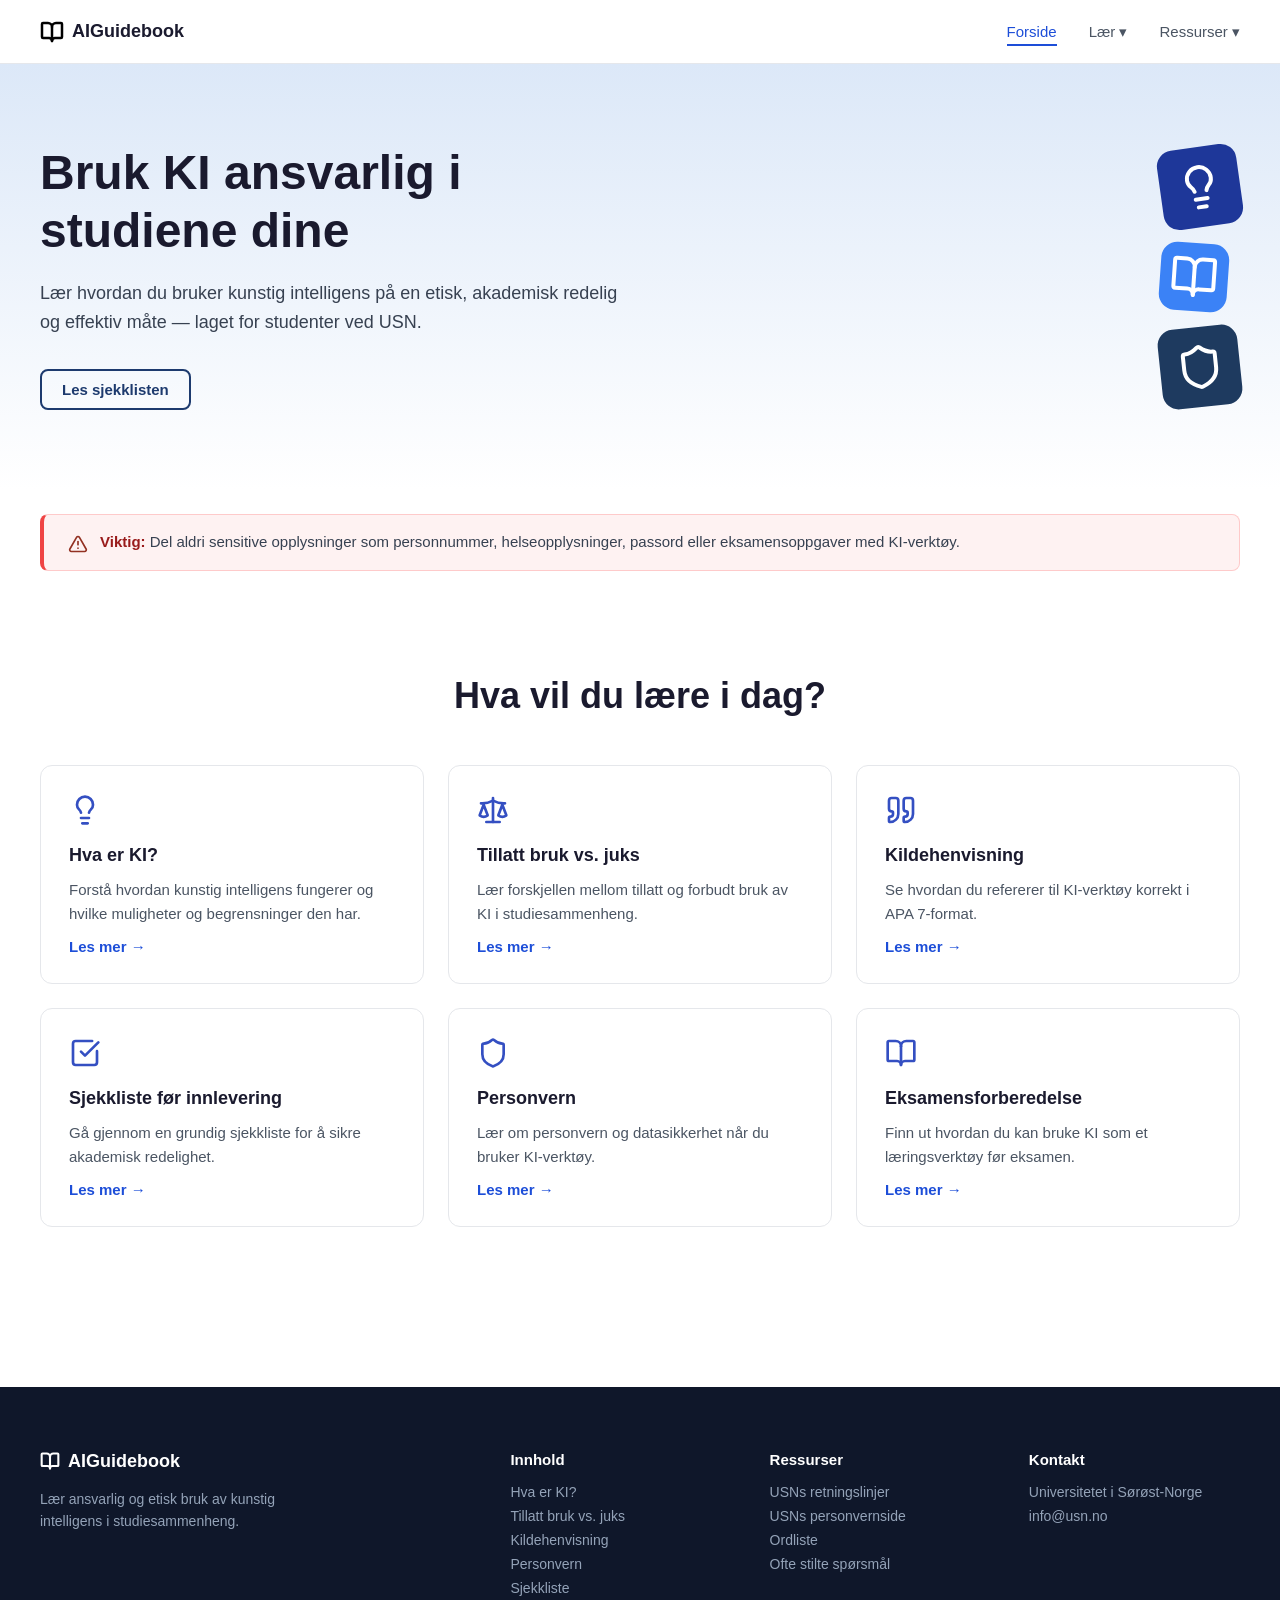
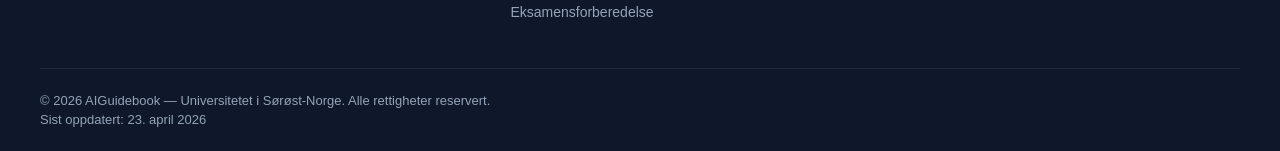
<file: index.html>
<!DOCTYPE html>
<html lang="no" class="no-js">
<head>
    <meta charset="UTF-8">
    <meta name="viewport" content="width=device-width, initial-scale=1.0">
    <title>AIGuidebook</title>
    <link rel="stylesheet" href="css/styles.css">
    <script>document.documentElement.classList.remove('no-js')</script>
</head>
<body>

    <!-- NAVBAR -->
    <nav class="navbar">
        <div class="navbar-container">
            <a href="index.html" class="navbar-logo-link" style="text-decoration: none;">
                <div class="navbar-logo">
                    <img src="icons/book-open-logo.svg" class="icon" alt="">
                    <span class="logo-text">AIGuidebook</span>
                </div>
            </a>

            <ul class="navbar-links">
                <li><a href="index.html" class="active">Forside</a></li>

                <!-- DROPDOWN: LÆR -->
                <li class="dropdown">
                    <button class="dropdown-btn">Lær ▾</button>
                    <ul class="dropdown-meny">
                        <li><a href="pages/hva-er-ki.html">Hva er KI?</a></li>
                        <li><a href="pages/tillat-bruk.html">Tillatt bruk vs. juks</a></li>
                        <li><a href="pages/kildehenvisning.html">Kildehenvisning</a></li>
                        <li><a href="pages/personvern.html">Personvern</a></li>
                        <li><a href="pages/sjekkliste.html">Sjekkliste</a></li>
                        <li><a href="pages/eksamen.html">Eksamensforberedelse</a></li>
                    </ul>
                </li>

                <!-- DROPDOWN: RESSURSER -->
                <li class="dropdown">
                    <button class="dropdown-btn">Ressurser ▾</button>
                    <ul class="dropdown-meny">
                        <li><a href="https://www.usn.no/om-usn/regelverk/retningslinjer-for-bruk-av-kunstig-intelligens-ki-ved-eksamen-og-studentoppgaver" target="_blank">USNs retningslinjer</a></li>
                        <li><a href="https://www.usn.no/om-usn/personvern/" target="_blank">USNs personvernside</a></li>
                        <li><a href="pages/ordliste.html">Ordliste</a></li>
                        <li><a href="pages/faq.html">Ofte stilte spørsmål</a></li>
                    </ul>
                </li>
           </ul>

            <button class="hamburger" id="hamburger" aria-label="Meny">☰</button>

        </div>
    </nav>

    <!-- HERO -->
    <section class="hero">
        <div class="hero-container">
            <div class="hero-text">
                <h1>Bruk KI ansvarlig i studiene dine</h1>
                <p>Lær hvordan du bruker kunstig intelligens på en etisk, 
                akademisk redelig og effektiv måte — laget for studenter ved USN.</p>
                <div class="hero-buttons">
                    <a href="pages/sjekkliste.html">
                        <button class="btn-secondary">Les sjekklisten</button>
                    </a>
                </div>
            </div>
            <div class="hero-icons">
                <div class="hero-icon icon-dark"><img src="icons/lightbulb.svg" class="icon-xl" alt="" style="filter: invert(1);"></div>
                <div class="hero-icon icon-blue"><img src="icons/book-open.svg" class="icon-xl" alt="" style="filter: invert(1);"></div>
                <div class="hero-icon icon-dark"><img src="icons/shield.svg" class="icon-xl" alt="" style="filter: invert(1);"></div>
            </div>
        </div>
    </section>

    <!-- PERSONVERNVARSEL - synlig uten scrolling (US-NFR12) -->
    <div class="alert-banner">
        <span class="alert-icon"><img src="icons/triangle-alert.svg" class="icon" alt=""></span>
        <p>
            <strong>Viktig:</strong> Del aldri sensitive opplysninger som 
            personnummer, helseopplysninger, passord eller eksamensoppgaver 
            med KI-verktøy.
        </p>
    </div>

    <!-- LÆRINGSKORT -->
    <section class="cards-section">
        <div class="cards-container">
            <h2>Hva vil du lære i dag?</h2>
            <div class="cards-grid">

                <div class="card">
                    <div class="card-icon"><img src="icons/lightbulb.svg" class="icon-lg" alt=""></div>
                    <h3>Hva er KI?</h3>
                    <p>Forstå hvordan kunstig intelligens fungerer og hvilke muligheter og begrensninger den har.</p>
                    <a href="pages/hva-er-ki.html">Les mer →</a>
                </div>

                <div class="card">
                    <div class="card-icon"><img src="icons/scale.svg" class="icon-lg" alt=""></div>
                    <h3>Tillatt bruk vs. juks</h3>
                    <p>Lær forskjellen mellom tillatt og forbudt bruk av KI i studiesammenheng.</p>
                    <a href="pages/tillat-bruk.html">Les mer →</a>
                </div>

                <div class="card">
                    <div class="card-icon"><img src="icons/quote.svg" class="icon-lg" alt=""></div>
                    <h3>Kildehenvisning</h3>
                    <p>Se hvordan du refererer til KI-verktøy korrekt i APA 7-format.</p>
                    <a href="pages/kildehenvisning.html">Les mer →</a>
                </div>

                <div class="card">
                    <div class="card-icon"><img src="icons/square-check.svg" class="icon-lg" alt=""></div>
                    <h3>Sjekkliste før innlevering</h3>
                    <p>Gå gjennom en grundig sjekkliste for å sikre akademisk redelighet.</p>
                    <a href="pages/sjekkliste.html">Les mer →</a>
                </div>

                <div class="card">
                    <div class="card-icon"><img src="icons/shield.svg" class="icon-lg" alt=""></div>
                    <h3>Personvern</h3>
                    <p>Lær om personvern og datasikkerhet når du bruker KI-verktøy.</p>
                    <a href="pages/personvern.html">Les mer →</a>
                </div>

                <div class="card">
                    <div class="card-icon"><img src="icons/book-open.svg" class="icon-lg" alt=""></div>

                    <h3>Eksamensforberedelse</h3>
                    <p>Finn ut hvordan du kan bruke KI som et læringsverktøy før eksamen.</p>
                    <a href="pages/eksamen.html">Les mer →</a>
                </div>

            </div>
        </div>
    </section>

<!-- BUNNTEKST -->
    <footer class="footer">
        <div class="footer-container">

            <div class="footer-brand">
                <div class="footer-logo">
                    <img src="icons/book-open-logo.svg" class="icon" alt="">
                    <span class="logo-text">AIGuidebook</span>
                </div>
                <p>Lær ansvarlig og etisk bruk av kunstig intelligens i studiesammenheng.</p>
            </div>

            <div class="footer-column">
                <h4>Innhold</h4>
                <ul>
                    <li><a href="pages/hva-er-ki.html">Hva er KI?</a></li>
                    <li><a href="pages/tillat-bruk.html">Tillatt bruk vs. juks</a></li>
                    <li><a href="pages/kildehenvisning.html">Kildehenvisning</a></li>
                    <li><a href="pages/personvern.html">Personvern</a></li>
                    <li><a href="pages/sjekkliste.html">Sjekkliste</a></li>
                    <li><a href="pages/eksamen.html">Eksamensforberedelse</a></li>
                </ul>
            </div>

            <div class="footer-column">
                <h4>Ressurser</h4>
                <ul>
                    <li><a href="https://www.usn.no/om-usn/regelverk/retningslinjer-for-bruk-av-kunstig-intelligens-ki-ved-eksamen-og-studentoppgaver" target="_blank">USNs retningslinjer</a></li>
                    <li><a href="https://www.usn.no/om-usn/personvern/" target="_blank">USNs personvernside</a></li>
                    <li><a href="pages/ordliste.html">Ordliste</a></li>
                    <li><a href="pages/faq.html">Ofte stilte spørsmål</a></li>
                </ul>
            </div>

            <div class="footer-column">
                <h4>Kontakt</h4>
                <ul>
                    <li>Universitetet i Sørøst-Norge</li>
                    <li><a href="mailto:info@usn.no">info@usn.no</a></li>
                </ul>
            </div>

        </div>
        <div class="footer-bottom">
            <p>© 2026 AIGuidebook — Universitetet i Sørøst-Norge. Alle rettigheter reservert.</p>
            <p class="sist-oppdatert-footer">Sist oppdatert: 23. april 2026</p>
        </div>
    </footer>
    <script src="js/main.js"></script>
</body>
</html>
</file>
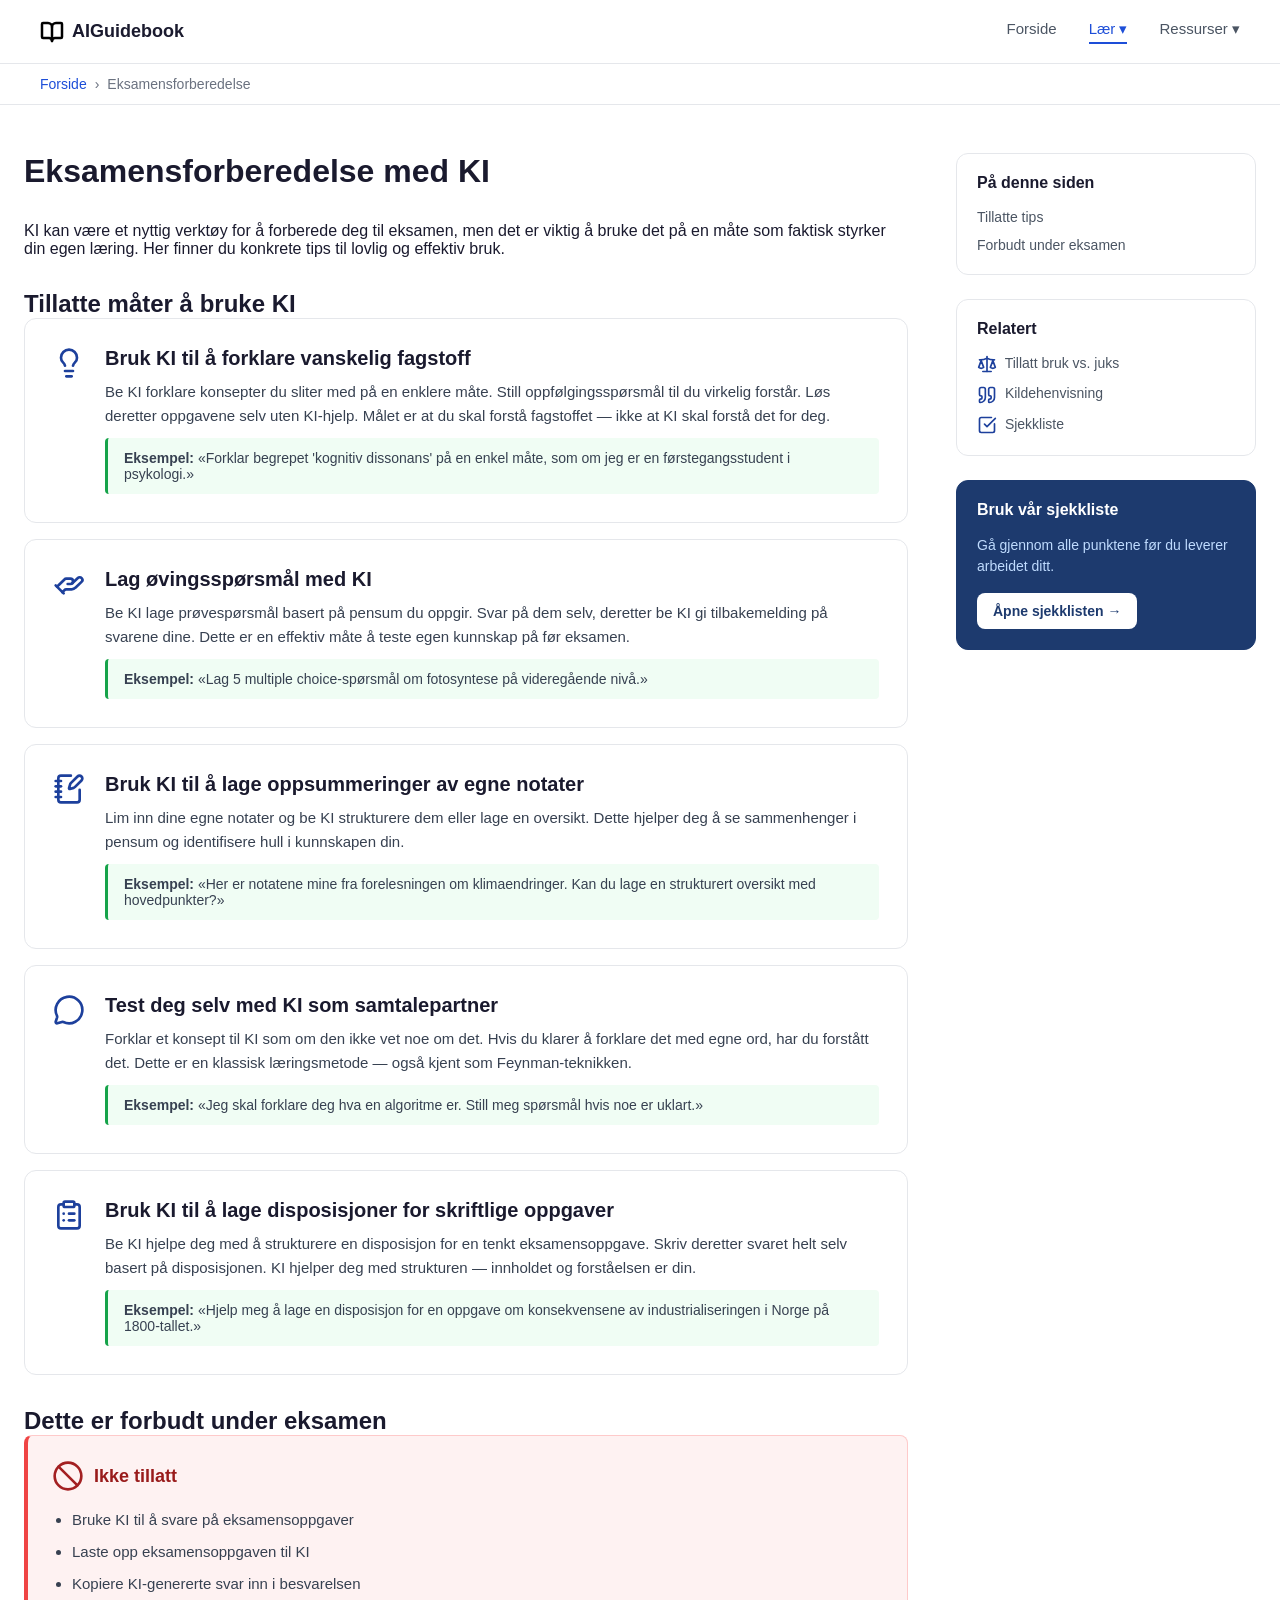
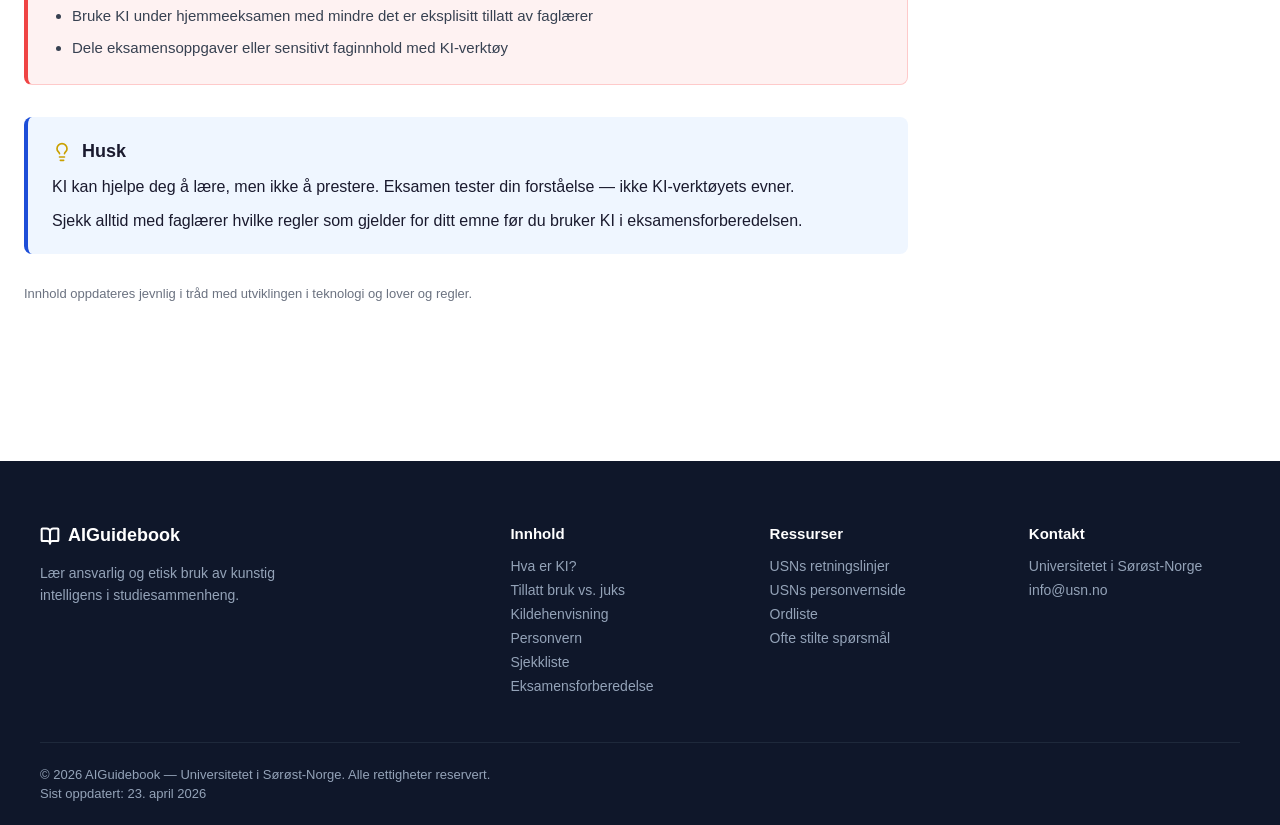
<file: pages/eksamen.html>
<!DOCTYPE html>
<html lang="no" class="no-js">
<head>
    <meta charset="UTF-8">
    <meta name="viewport" content="width=device-width, initial-scale=1.0">
    <title>Eksamensforberedelse – AIGuidebook</title>
    <link rel="stylesheet" href="../css/styles.css">
    <script>document.documentElement.classList.remove('no-js')</script>
</head>
<body>

    <!-- NAVIGASJON -->
    <nav class="navbar">
        <div class="navbar-container">
            <a href="../index.html" class="navbar-logo-link" style="text-decoration: none;">
                <div class="navbar-logo">
                    <img src="../icons/book-open-logo.svg" class="icon" alt="">
                    <span class="logo-text">AIGuidebook</span>
                </div>
            </a>
            <ul class="navbar-links">
                <li><a href="../index.html">Forside</a></li>
                <li class="dropdown">
                    <button class="dropdown-btn active">Lær ▾</button>
                    <ul class="dropdown-meny">
                        <li><a href="hva-er-ki.html">Hva er KI?</a></li>
                        <li><a href="tillat-bruk.html">Tillatt bruk vs. juks</a></li>
                        <li><a href="kildehenvisning.html">Kildehenvisning</a></li>
                        <li><a href="personvern.html">Personvern</a></li>
                        <li><a href="sjekkliste.html">Sjekkliste</a></li>
                        <li><a href="eksamen.html" class="active">Eksamensforberedelse</a></li>
                    </ul>
                </li>
                <li class="dropdown">
                    <button class="dropdown-btn">Ressurser ▾</button>
                    <ul class="dropdown-meny">
                        <li><a href="https://www.usn.no/om-usn/regelverk/retningslinjer-for-bruk-av-kunstig-intelligens-ki-ved-eksamen-og-studentoppgaver" target="_blank">USNs retningslinjer</a></li>
                        <li><a href="https://www.usn.no/om-usn/personvern/" target="_blank">USNs personvernside</a></li>
                        <li><a href="ordliste.html">Ordliste</a></li>
                        <li><a href="faq.html">Ofte stilte spørsmål</a></li>
                    </ul>
                </li>
            </ul>
        </div>
    </nav>

    <!-- BRØDSMULESTI -->
    <div class="breadcrumb">
        <div class="breadcrumb-container">
            <a href="../index.html">Forside</a>
            <span>›</span>
            <span>Eksamensforberedelse</span>
        </div>
    </div>

    <!-- HOVEDDEL MED SIDEBAR -->
    <div class="side-layout">
        <div class="side-layout-container">

            <!-- HOVEDINNHOLD -->
            <main class="side-main">

                <h1>Eksamensforberedelse med KI</h1>
                <p class="side-ingress">KI kan være et nyttig verktøy for å forberede deg til eksamen, men det er viktig å bruke det på en måte som faktisk styrker din egen læring. Her finner du konkrete tips til lovlig og effektiv bruk.</p>

                <!-- TILLATTE TIPS (US-FR08) -->
                <section id="tips">
                    <h2>Tillatte måter å bruke KI</h2>

                    <div class="eksamen-tips-liste">

                        <div class="verifisering-kort">
                            <!-- 💡 Tip 1 -->
                            <div class="verifisering-ikon"><img src="../icons/lightbulb.svg" class="icon-lg" alt=""></div>
                            <div class="verifisering-innhold">
                                <h2>Bruk KI til å forklare vanskelig fagstoff</h2>
                                <p>Be KI forklare konsepter du sliter med på en enklere måte. Still oppfølgingsspørsmål til du virkelig forstår. Løs deretter oppgavene selv uten KI-hjelp. Målet er at du skal forstå fagstoffet — ikke at KI skal forstå det for deg.</p>
                                <div class="verifisering-eksempel">
                                    <strong>Eksempel:</strong> «Forklar begrepet 'kognitiv dissonans' på en enkel måte, som om jeg er en førstegangsstudent i psykologi.»
                                </div>
                            </div>
                        </div>

                        <div class="verifisering-kort">
                            <!-- ❓ Tip 2 -->
                            <div class="verifisering-ikon"><img src="../icons/hand-helping.svg" class="icon-lg" alt=""></div>
                            <div class="verifisering-innhold">
                                <h2>Lag øvingsspørsmål med KI</h2>
                                <p>Be KI lage prøvespørsmål basert på pensum du oppgir. Svar på dem selv, deretter be KI gi tilbakemelding på svarene dine. Dette er en effektiv måte å teste egen kunnskap på før eksamen.</p>
                                <div class="verifisering-eksempel">
                                    <strong>Eksempel:</strong> «Lag 5 multiple choice-spørsmål om fotosyntese på videregående nivå.»
                                </div>
                            </div>
                        </div>

                        <div class="verifisering-kort">
                            <!-- 📝 Tip 3 -->
                            <div class="verifisering-ikon"><img src="../icons/notebook-pen.svg" class="icon-lg" alt=""></div>
                            <div class="verifisering-innhold">
                                <h2>Bruk KI til å lage oppsummeringer av egne notater</h2>
                                <p>Lim inn dine egne notater og be KI strukturere dem eller lage en oversikt. Dette hjelper deg å se sammenhenger i pensum og identifisere hull i kunnskapen din.</p>
                                <div class="verifisering-eksempel">
                                    <strong>Eksempel:</strong> «Her er notatene mine fra forelesningen om klimaendringer. Kan du lage en strukturert oversikt med hovedpunkter?»
                                </div>
                            </div>
                        </div>

                        <div class="verifisering-kort">
                            <!-- 🗣️ Tip 4 -->
                            <div class="verifisering-ikon"><img src="../icons/message-circle.svg" class="icon-lg" alt=""></div>
                            <div class="verifisering-innhold">
                                <h2>Test deg selv med KI som samtalepartner</h2>
                                <p>Forklar et konsept til KI som om den ikke vet noe om det. Hvis du klarer å forklare det med egne ord, har du forstått det. Dette er en klassisk læringsmetode — også kjent som Feynman-teknikken.</p>
                                <div class="verifisering-eksempel">
                                    <strong>Eksempel:</strong> «Jeg skal forklare deg hva en algoritme er. Still meg spørsmål hvis noe er uklart.»
                                </div>
                            </div>
                        </div>

                        <div class="verifisering-kort">
                            <!-- 📋 Tip 5 -->
                            <div class="verifisering-ikon"><img src="../icons/clipboard-list.svg" class="icon-lg" alt=""></div>
                            <div class="verifisering-innhold">
                                <h2>Bruk KI til å lage disposisjoner for skriftlige oppgaver</h2>
                                <p>Be KI hjelpe deg med å strukturere en disposisjon for en tenkt eksamensoppgave. Skriv deretter svaret helt selv basert på disposisjonen. KI hjelper deg med strukturen — innholdet og forståelsen er din.</p>
                                <div class="verifisering-eksempel">
                                    <strong>Eksempel:</strong> «Hjelp meg å lage en disposisjon for en oppgave om konsekvensene av industrialiseringen i Norge på 1800-tallet.»
                                </div>
                            </div>
                        </div>

                    </div>
                </section>

                <!-- FORBUDT (US-FR08 + US-FR11) -->
                <section id="forbudt">
                    <h2>Dette er forbudt under eksamen</h2>
                    <div class="forbudt-boks">
                        <div class="forbudt-tittel">
                            <!-- 🚫 -->
                            <img src="../icons/ban.svg" class="icon-lg" alt="">
                            <h3>Ikke tillatt</h3>
                        </div>
                        <ul class="forbudt-liste">
                            <li>Bruke KI til å svare på eksamensoppgaver</li>
                            <li>Laste opp eksamensoppgaven til KI</li>
                            <li>Kopiere KI-genererte svar inn i besvarelsen</li>
                            <li>Bruke KI under hjemmeeksamen med mindre det er eksplisitt tillatt av faglærer</li>
                            <li>Dele eksamensoppgaver eller sensitivt faginnhold med KI-verktøy</li>
                        </ul>
                    </div>
                </section>

                <!-- HUSK -->
                <div class="viktig-boks">
                    <div class="viktig-tittel">
                        <!-- 💡 -->
                        <img src="../icons/lightbulb.svg" class="icon" alt="">
                        <h3>Husk</h3>
                    </div>
                    <p>KI kan hjelpe deg å lære, men ikke å prestere. Eksamen tester din forståelse — ikke KI-verktøyets evner.</p>
                    <p>Sjekk alltid med faglærer hvilke regler som gjelder for ditt emne før du bruker KI i eksamensforberedelsen.</p>
                </div>

                <p class="sist-oppdatert">Innhold oppdateres jevnlig i tråd med utviklingen i teknologi og lover og regler.</p>

            </main>

            <!-- SIDEBAR -->
            <aside class="side-sidebar">
                <div class="sidebar-boks">
                    <h3>På denne siden</h3>
                    <ul>
                        <li><a href="#tips">Tillatte tips</a></li>
                        <li><a href="#forbudt">Forbudt under eksamen</a></li>
                    </ul>
                </div>

                <div class="sidebar-boks">
                    <h3>Relatert</h3>
                    <ul>
                        <!-- ⚖️ -->
                        <li><a href="tillat-bruk.html"><img src="../icons/scale.svg" class="icon" alt=""> Tillatt bruk vs. juks</a></li>      
                        <!-- 💬 -->
                        <li><a href="kildehenvisning.html"><img src="../icons/quote.svg" class="icon" alt=""> Kildehenvisning</a></li>
                        <!-- ✅ -->
                        <li><a href="sjekkliste.html"><img src="../icons/square-check.svg" class="icon" alt=""> Sjekkliste</a></li>
                    </ul>
                </div>

                <div class="sidebar-boks sidebar-mork">
                    <h3>Bruk vår sjekkliste</h3>
                    <p>Gå gjennom alle punktene før du leverer arbeidet ditt.</p>
                    <a href="sjekkliste.html" class="sidebar-knapp">Åpne sjekklisten →</a>
                </div>
            </aside>

        </div>
    </div>

    <!-- BUNNTEKST -->
    <footer class="footer">
        <div class="footer-container">
            <div class="footer-brand">
                <div class="footer-logo">
                    <img src="../icons/book-open-logo.svg" class="icon" alt="">
                    <span class="logo-text">AIGuidebook</span>
                </div>
                <p>Lær ansvarlig og etisk bruk av kunstig intelligens i studiesammenheng.</p>
            </div>
            <div class="footer-column">
                <h4>Innhold</h4>
                <ul>
                    <li><a href="hva-er-ki.html">Hva er KI?</a></li>
                    <li><a href="tillat-bruk.html">Tillatt bruk vs. juks</a></li>
                    <li><a href="kildehenvisning.html">Kildehenvisning</a></li>
                    <li><a href="personvern.html">Personvern</a></li>
                    <li><a href="sjekkliste.html">Sjekkliste</a></li>
                    <li><a href="eksamen.html">Eksamensforberedelse</a></li>
                </ul>
            </div>
            <div class="footer-column">
                <h4>Ressurser</h4>
                <ul>
                    <li><a href="https://www.usn.no/om-usn/regelverk/retningslinjer-for-bruk-av-kunstig-intelligens-ki-ved-eksamen-og-studentoppgaver" target="_blank">USNs retningslinjer</a></li>
                    <li><a href="https://www.usn.no/om-usn/personvern/" target="_blank">USNs personvernside</a></li>
                    <li><a href="ordliste.html">Ordliste</a></li>
                    <li><a href="faq.html">Ofte stilte spørsmål</a></li>
                </ul>
            </div>
            <div class="footer-column">
                <h4>Kontakt</h4>
                <ul>
                    <li>Universitetet i Sørøst-Norge</li>
                    <li><a href="mailto:info@usn.no">info@usn.no</a></li>
                </ul>
            </div>
        </div>
        <div class="footer-bottom">
            <p>© 2026 AIGuidebook — Universitetet i Sørøst-Norge. Alle rettigheter reservert.</p>
            <p class="sist-oppdatert-footer">Sist oppdatert: 23. april 2026</p>
        </div>
    </footer>

    <script src="../js/main.js"></script>
</body>
</html>
</file>
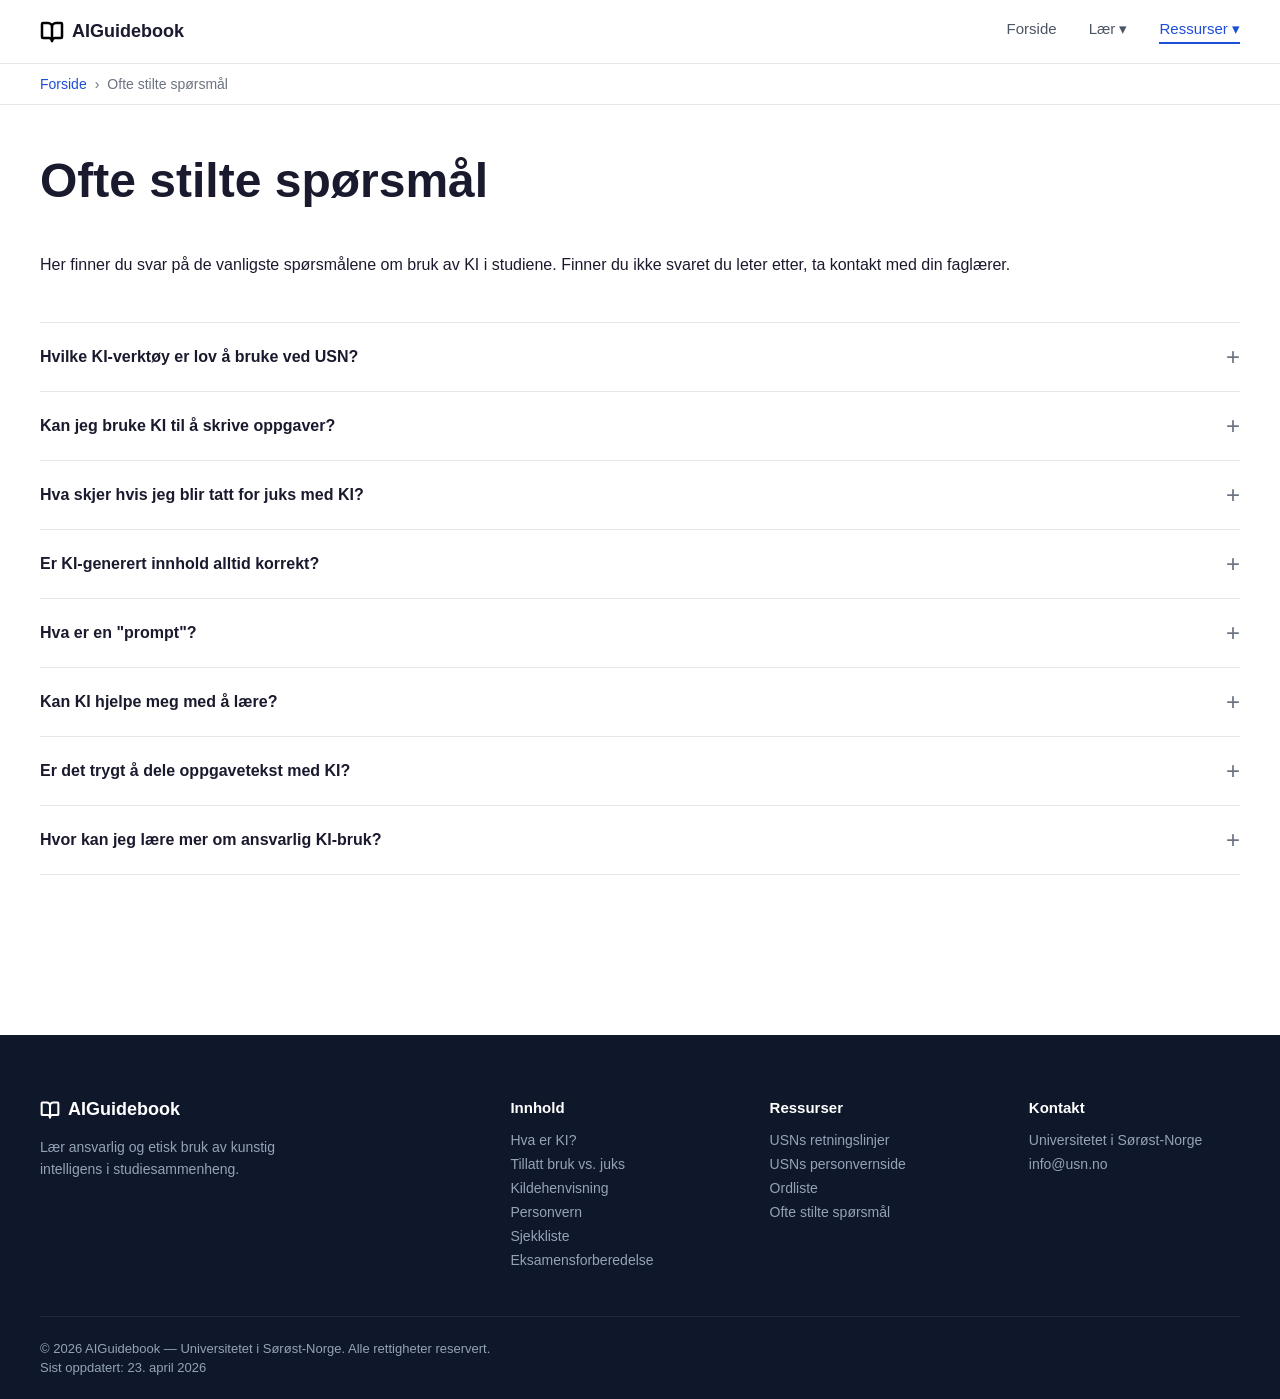
<file: pages/faq.html>
<!DOCTYPE html>
<html lang="no" class="no-js">
<head>
    <meta charset="UTF-8">
    <meta name="viewport" content="width=device-width, initial-scale=1.0">
    <title>Ofte stilte spørsmål – AIGuidebook</title>
    <link rel="stylesheet" href="../css/styles.css">
    <script>document.documentElement.classList.remove('no-js')</script>
</head>
<body>

    <!-- NAVIGASJON -->
    <nav class="navbar">
        <div class="navbar-container">
            <a href="../index.html" class="navbar-logo-link" style="text-decoration: none;">
                <div class="navbar-logo">
                    <img src="../icons/book-open-logo.svg" class="icon" alt="">
                    <span class="logo-text">AIGuidebook</span>
                </div>
            </a>
            <ul class="navbar-links">
                <li><a href="../index.html">Forside</a></li>
                <li class="dropdown">
                    <button class="dropdown-btn">Lær ▾</button>
                    <ul class="dropdown-meny">
                        <li><a href="hva-er-ki.html">Hva er KI?</a></li>
                        <li><a href="tillat-bruk.html">Tillatt bruk vs. juks</a></li>
                        <li><a href="kildehenvisning.html">Kildehenvisning</a></li>
                        <li><a href="personvern.html">Personvern</a></li>
                        <li><a href="sjekkliste.html">Sjekkliste</a></li>
                        <li><a href="eksamen.html">Eksamensforberedelse</a></li>
                    </ul>
                </li>
                <li class="dropdown">
                    <button class="dropdown-btn active">Ressurser ▾</button>
                    <ul class="dropdown-meny">
                        <li><a href="https://www.usn.no/om-usn/regelverk/retningslinjer-for-bruk-av-kunstig-intelligens-ki-ved-eksamen-og-studentoppgaver" target="_blank">USNs retningslinjer</a></li>
                        <li><a href="https://www.usn.no/om-usn/personvern/" target="_blank">USNs personvernside</a></li>
                        <li><a href="ordliste.html">Ordliste</a></li>
                        <li><a href="faq.html" class="active">Ofte stilte spørsmål</a></li>
                    </ul>
                </li>
            </ul>
        </div>
    </nav>

    <!-- BRØDSMULESTI -->
    <div class="breadcrumb">
        <div class="breadcrumb-container">
            <a href="../index.html">Forside</a>
            <span>›</span>
            <span>Ofte stilte spørsmål</span>
        </div>
    </div>

    <!-- HOVEDINNHOLD -->
    <div class="faq-layout">
        <div class="faq-container">

            <h1>Ofte stilte spørsmål</h1>
            <p class="side-ingress">Her finner du svar på de vanligste spørsmålene om bruk av KI i studiene. Finner du ikke svaret du leter etter, ta kontakt med din faglærer.</p>

            <!-- SPØRSMÅL OG SVAR (ACCORDEON) -->            
            <section class="faq-seksjon">

                <div class="faq-element" id="faq-1">
                    <button class="faq-knapp" onclick="visSporsmal('faq-1')">
                        <span>Hvilke KI-verktøy er lov å bruke ved USN?</span>
                        <span class="faq-ikon"></span>
                    </button>
                    <div class="faq-svar">
                        <p>Det varierer fra emne til emne. Noen emner tillater bruk av KI, andre forbyr det. Sjekk alltid emnebeskrivelsen eller spør faglærer. Du er alltid ansvarlig for innholdet du leverer, uansett hvilke verktøy du har brukt.</p>
                    </div>
                </div>

                <div class="faq-element" id="faq-2">
                    <button class="faq-knapp" onclick="visSporsmal('faq-2')">
                        <span>Kan jeg bruke KI til å skrive oppgaver?</span>
                        <span class="faq-ikon"></span>
                    </button>
                    <div class="faq-svar">
                        <p>Bare hvis faglærer eksplisitt tillater det. Å levere KI-generert tekst som din egen uten å si fra regnes som fusk. Dette kan føre til annullering av eksamen.</p>
                    </div>
                </div>

                <div class="faq-element" id="faq-3">
                    <button class="faq-knapp" onclick="visSporsmal('faq-3')">
                        <span>Hva skjer hvis jeg blir tatt for juks med KI?</span>
                        <span class="faq-ikon"></span>
                    </button>
                    <div class="faq-svar">
                        <p>Konsekvensene kan være alvorlige — fra annullering av eksamen til utestengelse fra studiet. USN har egne regler for akademisk urederlighet. Les mer på <a href="https://www.usn.no/om-usn/regelverk/retningslinjer-for-bruk-av-kunstig-intelligens-ki-ved-eksamen-og-studentoppgaver" target="_blank">USNs retningslinjer for KI</a>.</p>
                    </div>
                </div>

                <div class="faq-element" id="faq-4">
                    <button class="faq-knapp" onclick="visSporsmal('faq-4')">
                        <span>Er KI-generert innhold alltid korrekt?</span>
                        <span class="faq-ikon"></span>
                    </button>
                    <div class="faq-svar">
                        <p>Nei. KI kan produsere feil eller utdatert informasjon. KI kan også finne på kilder som ikke finnes — dette kalles hallusinering. Kontroller alltid fakta mot pålitelige kilder.</p>
                    </div>
                </div>

                <div class="faq-element" id="faq-5">
                    <button class="faq-knapp" onclick="visSporsmal('faq-5')">
                        <span>Hva er en "prompt"?</span>
                        <span class="faq-ikon"></span>
                    </button>
                    <div class="faq-svar">
                        <p>En prompt er instruksjonen eller spørsmålet du skriver til et KI-verktøy. Jo tydeligere du formulerer deg, jo mer nyttig blir svaret.</p>
                    </div>
                </div>

                <div class="faq-element" id="faq-6">
                    <button class="faq-knapp" onclick="visSporsmal('faq-6')">
                        <span>Kan KI hjelpe meg med å lære?</span>
                        <span class="faq-ikon"></span>
                    </button>
                    <div class="faq-svar">
                        <p>Ja. KI kan forklare vanskelige begreper, gi deg øvingsoppgaver og hjelpe deg å forstå feil i kode. Slik bruk er uproblematisk i de fleste sammenhenger. Les mer på siden vår om <a href="eksamen.html">Eksamensforberedelse</a>.</p>
                    </div>
                </div>

                <div class="faq-element" id="faq-7">
                    <button class="faq-knapp" onclick="visSporsmal('faq-7')">
                        <span>Er det trygt å dele oppgavetekst med KI?</span>
                        <span class="faq-ikon"></span>
                    </button>
                    <div class="faq-svar">
                        <p>Vær forsiktig. Unngå å lime inn personopplysninger eller sensitiv informasjon. Les personvernerklæringen — altså reglene for hvordan verktøyet håndterer dataene dine — før du bruker det. Les mer på siden vår om <a href="personvern.html">Personvern</a>.</p>
                    </div>
                </div>

                <div class="faq-element" id="faq-8">
                    <button class="faq-knapp" onclick="visSporsmal('faq-8')">
                        <span>Hvor kan jeg lære mer om ansvarlig KI-bruk?</span>
                        <span class="faq-ikon"></span>
                    </button>
                    <div class="faq-svar">
                        <p>Se USNs egne retningslinjer på <a href="https://www.usn.no/om-usn/regelverk/retningslinjer-for-bruk-av-kunstig-intelligens-ki-ved-eksamen-og-studentoppgaver" target="_blank">denne siden</a>. Du finner også ressurser fra <a href="https://www.digdir.no" target="_blank">Digdir (Digitaliseringsdirektoratet)</a>. På denne nettsiden finner du mer om <a href="hva-er-ki.html">Hva er KI?</a>, <a href="lovlig-bruk.html">Tillatt bruk vs. juks</a> og <a href="personvern.html">Personvern</a>.</p>
                    </div>
                </div>

            </section>

        </div>
    </div>

    <!-- BUNNTEKST -->
    <footer class="footer">
        <div class="footer-container">
            <div class="footer-brand">
                <div class="footer-logo">
                    <img src="../icons/book-open-logo.svg" class="icon" alt="">
                    <span class="logo-text">AIGuidebook</span>
                </div>
                <p>Lær ansvarlig og etisk bruk av kunstig intelligens i studiesammenheng.</p>
            </div>
            <div class="footer-column">
                <h4>Innhold</h4>
                <ul>
                    <li><a href="hva-er-ki.html">Hva er KI?</a></li>
                    <li><a href="tillat-bruk.html">Tillatt bruk vs. juks</a></li>
                    <li><a href="kildehenvisning.html">Kildehenvisning</a></li>
                    <li><a href="personvern.html">Personvern</a></li>
                    <li><a href="sjekkliste.html">Sjekkliste</a></li>
                    <li><a href="eksamen.html">Eksamensforberedelse</a></li>
                </ul>
            </div>
            <div class="footer-column">
                <h4>Ressurser</h4>
                <ul>
                    <li><a href="https://www.usn.no/om-usn/regelverk/retningslinjer-for-bruk-av-kunstig-intelligens-ki-ved-eksamen-og-studentoppgaver" target="_blank">USNs retningslinjer</a></li>
                    <li><a href="https://www.usn.no/om-usn/personvern/" target="_blank">USNs personvernside</a></li>
                    <li><a href="ordliste.html">Ordliste</a></li>
                    <li><a href="faq.html">Ofte stilte spørsmål</a></li>
                </ul>
            </div>
            <div class="footer-column">
                <h4>Kontakt</h4>
                <ul>
                    <li>Universitetet i Sørøst-Norge</li>
                    <li><a href="mailto:info@usn.no">info@usn.no</a></li>
                </ul>
            </div>
        </div>
        <div class="footer-bottom">
            <p>© 2026 AIGuidebook — Universitetet i Sørøst-Norge. Alle rettigheter reservert.</p>
            <p class="sist-oppdatert-footer">Sist oppdatert: 23. april 2026</p>
        </div>
    </footer>

    <script src="../js/main.js"></script>
</body>
</html>
</file>
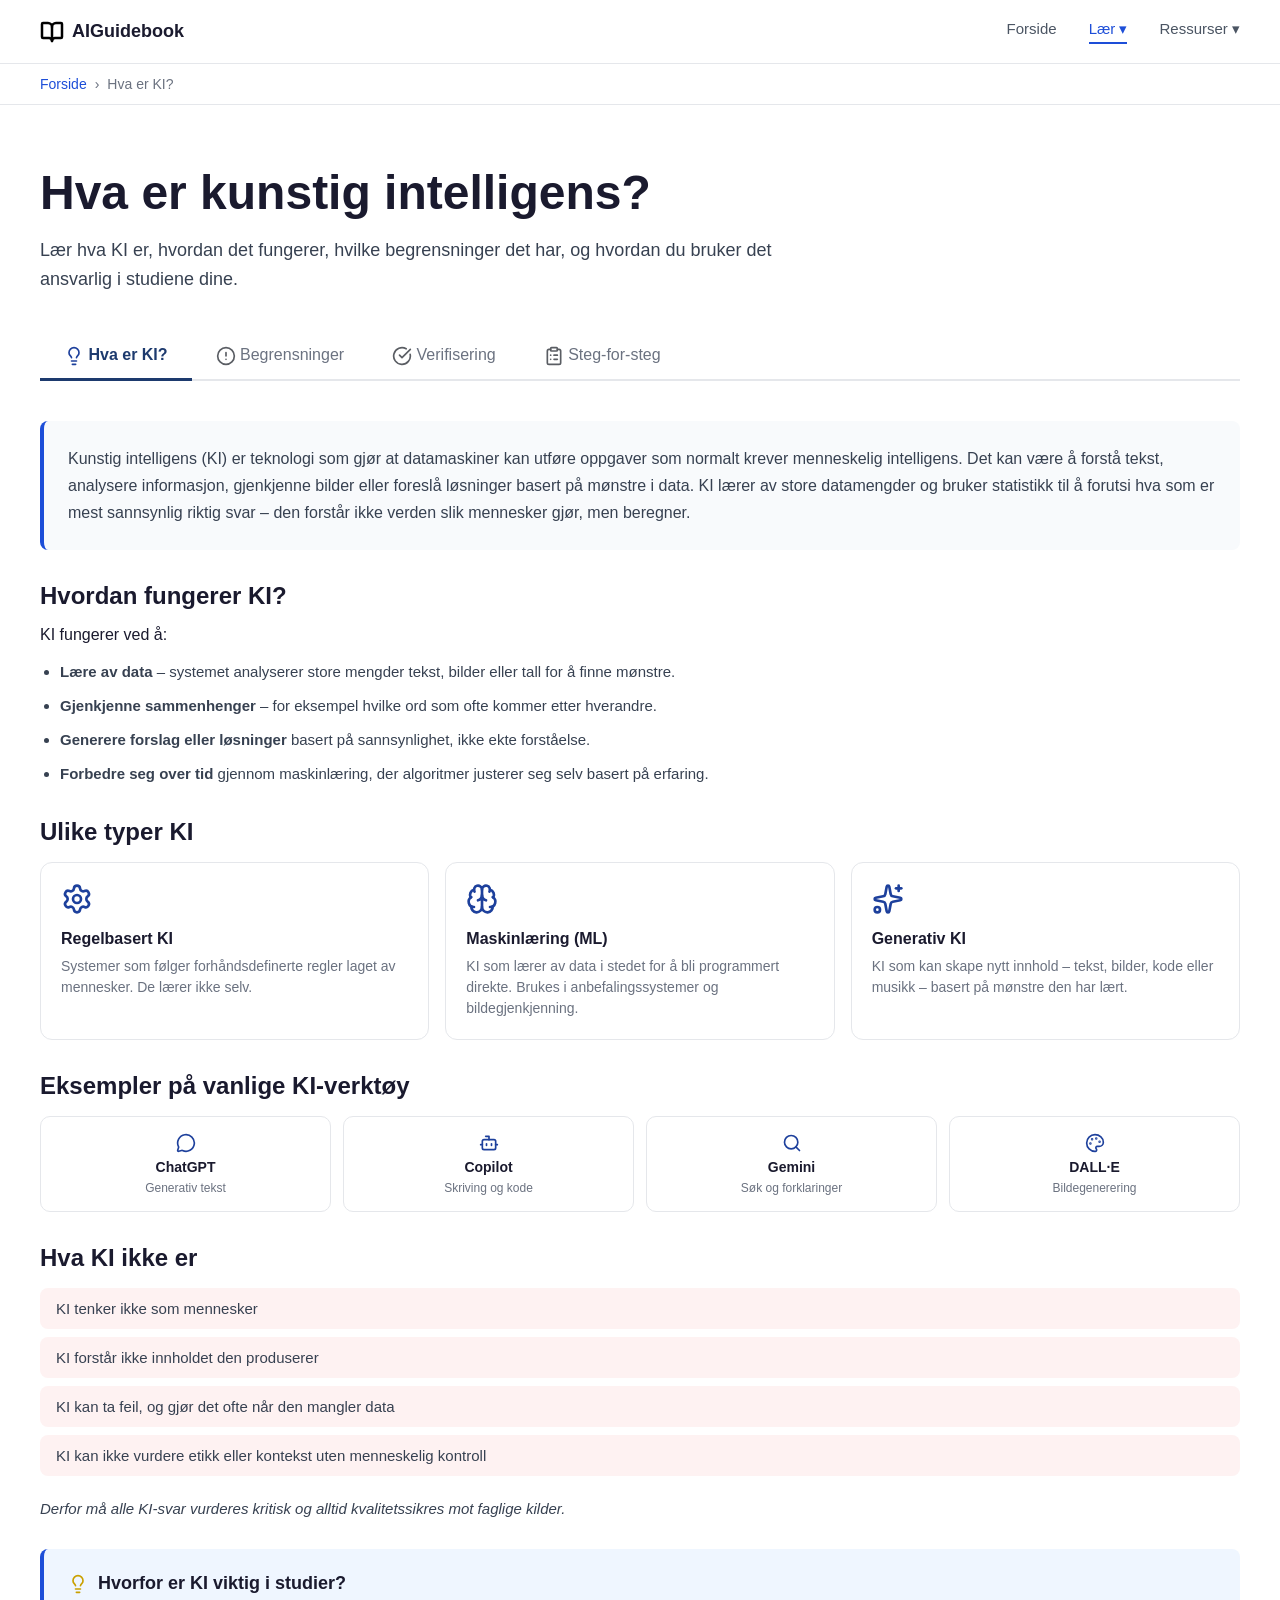
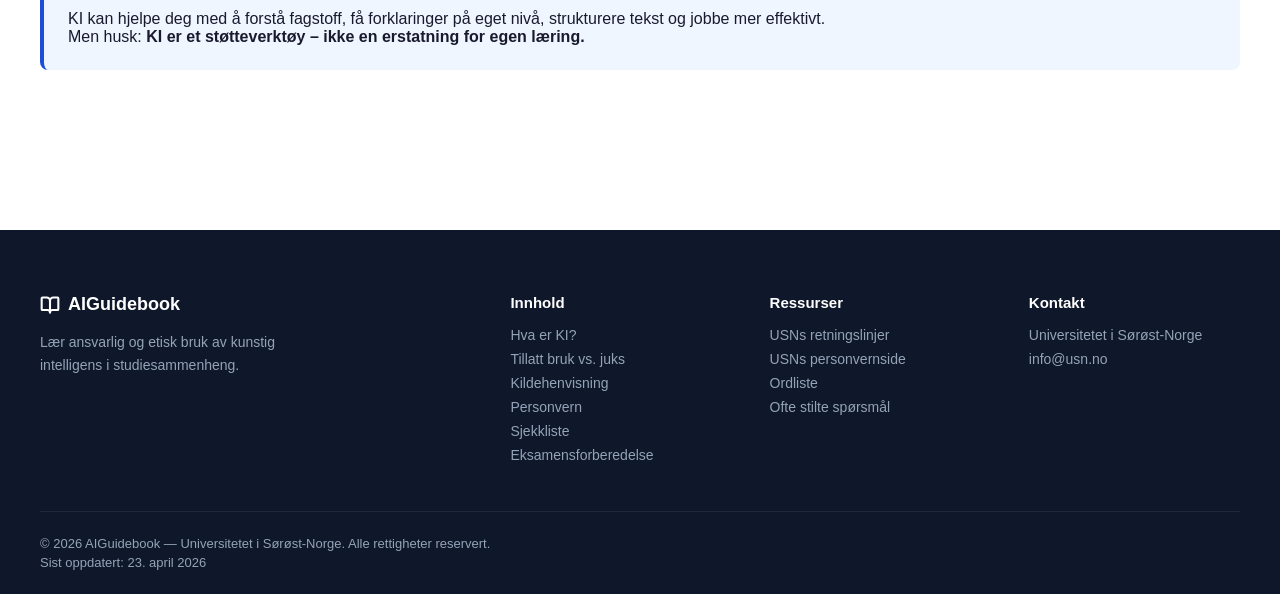
<file: pages/hva-er-ki.html>
<!DOCTYPE html>
<html lang="no" class="no-js">
<head>
    <meta charset="UTF-8">
    <meta name="viewport" content="width=device-width, initial-scale=1.0">
    <title>Hva er KI? – AIGuidebook</title>
    <link rel="stylesheet" href="../css/styles.css">
    <script>document.documentElement.classList.remove('no-js')</script>
</head>
<body>

    <!-- NAVIGASJON -->
    <nav class="navbar">
        <div class="navbar-container">
            <a href="../index.html" class="navbar-logo-link" style="text-decoration: none;">
                <div class="navbar-logo">
                    <img src="../icons/book-open-logo.svg" class="icon" alt="">
                    <span class="logo-text">AIGuidebook</span>
                </div>
            </a>
            <ul class="navbar-links">
                <li><a href="../index.html">Forside</a></li>
                <li class="dropdown">
                    <button class="dropdown-btn active">Lær ▾</button>
                    <ul class="dropdown-meny">
                        <li><a href="hva-er-ki.html" class="active">Hva er KI?</a></li>
                        <li><a href="tillat-bruk.html">Tillatt bruk vs. juks</a></li>
                        <li><a href="kildehenvisning.html">Kildehenvisning</a></li>
                        <li><a href="personvern.html">Personvern</a></li>
                        <li><a href="sjekkliste.html">Sjekkliste</a></li>
                        <li><a href="eksamen.html">Eksamensforberedelse</a></li>
                    </ul>
                </li>
                <li class="dropdown">
                    <button class="dropdown-btn">Ressurser ▾</button>
                    <ul class="dropdown-meny">
                        <li><a href="https://www.usn.no/om-usn/regelverk/retningslinjer-for-bruk-av-kunstig-intelligens-ki-ved-eksamen-og-studentoppgaver" target="_blank">USNs retningslinjer</a></li>
                        <li><a href="https://www.usn.no/om-usn/personvern/" target="_blank">USNs personvernside</a></li>
                        <li><a href="ordliste.html">Ordliste</a></li>
                        <li><a href="faq.html">Ofte stilte spørsmål</a></li>
                    </ul>
                </li>
            </ul>
        </div>
    </nav>

    <!-- BRØDSMULESTI -->
    <div class="breadcrumb">
        <div class="breadcrumb-container">
            <a href="../index.html">Forside</a>
            <span>›</span>
            <span>Hva er KI?</span>
        </div>
    </div>

    <!-- SIDEOVERSKRIFT -->
    <section class="page-header">
        <div class="page-header-container">
            <h1>Hva er kunstig intelligens?</h1>
            <p>Lær hva KI er, hvordan det fungerer, hvilke begrensninger det har, og hvordan du bruker det ansvarlig i studiene dine.</p>
        </div>
    </section>

    <!-- FANER OG INNHOLD -->
    <section class="tabs-section">
        <div class="tabs-container">

            <!-- FANEKNAPPER -->
            <div class="tabs">
                <button class="tab-btn active" onclick="visTab('hva-er')">
                    <!--💡 Hva er KI? -->
                    <img src="../icons/lightbulb.svg" class="icon" alt=""> Hva er KI?
                </button>
                <button class="tab-btn" onclick="visTab('begrensninger')">
                    <!--⚠️ Begrensninger -->
                    <img src="../icons/circle-alert.svg" class="icon" alt=""> Begrensninger
                </button>
                <button class="tab-btn" onclick="visTab('verifisering')">
                     <!--🔍 Verifisering -->
                    <img src="../icons/circle-check.svg" class="icon" alt=""> Verifisering
                </button>
                <button class="tab-btn" onclick="visTab('steg')">
                    <!-- 📋Steg-for-steg -->
                    <img src="../icons/clipboard-list.svg" class="icon" alt=""> Steg-for-steg

                </button>
            </div>

            <!-- FANE 1: HVA ER KI? -->
            <div id="hva-er" class="tab-innhold aktiv">

                <div class="ki-intro-kort">
                    <p>Kunstig intelligens (KI) er teknologi som gjør at datamaskiner kan utføre oppgaver som normalt krever menneskelig intelligens. Det kan være å forstå tekst, analysere informasjon, gjenkjenne bilder eller foreslå løsninger basert på mønstre i data. KI lærer av store datamengder og bruker statistikk til å forutsi hva som er mest sannsynlig riktig svar – den forstår ikke verden slik mennesker gjør, men beregner.</p>
                </div>

                <div class="ki-seksjon">
                    <h2>Hvordan fungerer KI?</h2>
                    <p>KI fungerer ved å:</p>
                    <ul>
                        <li><strong>Lære av data</strong> – systemet analyserer store mengder tekst, bilder eller tall for å finne mønstre.</li>
                        <li><strong>Gjenkjenne sammenhenger</strong> – for eksempel hvilke ord som ofte kommer etter hverandre.</li>
                        <li><strong>Generere forslag eller løsninger</strong> basert på sannsynlighet, ikke ekte forståelse.</li>
                        <li><strong>Forbedre seg over tid</strong> gjennom maskinlæring, der algoritmer justerer seg selv basert på erfaring.</li>
                    </ul>
                </div>

                <div class="ki-seksjon">
                    <h2>Ulike typer KI</h2>
                    <div class="ki-typer-grid">
                        <div class="ki-type-kort">
                            <!-- ⚙️ -->
                             <span class="ki-type-ikon"><img src="../icons/settings.svg" class="icon-lg" alt=""></span>
                            <h3>Regelbasert KI</h3>
                            <p>Systemer som følger forhåndsdefinerte regler laget av mennesker. De lærer ikke selv.</p>
                        </div>
                        <div class="ki-type-kort">
                            <!-- 🧠 -->
                            <span class="ki-type-ikon"><img src="../icons/brain.svg" class="icon-lg" alt=""></span>
                            <h3>Maskinlæring (ML)</h3>
                            <p>KI som lærer av data i stedet for å bli programmert direkte. Brukes i anbefalingssystemer og bildegjenkjenning.</p>
                        </div>
                        <div class="ki-type-kort">
                            <!-- ✨ -->
                            <span class="ki-type-ikon"><img src="../icons/sparkles.svg" class="icon-lg" alt=""></span>
                            <h3>Generativ KI</h3>
                            <p>KI som kan skape nytt innhold – tekst, bilder, kode eller musikk – basert på mønstre den har lært.</p>
                        </div>
                    </div>
                </div>

                <div class="ki-seksjon">
                    <h2>Eksempler på vanlige KI-verktøy</h2>
                    <div class="ki-verktoy-grid">
                        <div class="ki-verktoy">
                            <!-- 💬 ChatGPT -->
                            <span class="ki-verktoy-ikon"><img src="../icons/message-circle.svg" class="icon" alt=""></span>
                            <strong>ChatGPT</strong>
                            <span>Generativ tekst</span>
                        </div>
                        <div class="ki-verktoy">                        
                            <!-- 🤖 Copilot -->
                            <span class="ki-verktoy-ikon"><img src="../icons/bot.svg" class="icon" alt=""></span>
                            <strong>Copilot</strong>
                            <span>Skriving og kode</span>
                        </div>
                        <div class="ki-verktoy">
                            <!-- 🔍 Gemini -->
                            <span class="ki-verktoy-ikon"><img src="../icons/search.svg" class="icon" alt=""></span>
                            <strong>Gemini</strong>
                            <span>Søk og forklaringer</span>
                        </div>
                        <div class="ki-verktoy">
                            <!-- 🎨 DALL·E -->
                            <span class="ki-verktoy-ikon"><img src="../icons/palette.svg" class="icon" alt=""></span>
                            <strong>DALL·E</strong>
                            <span>Bildegenerering</span>
                        </div>
                    </div>
                </div>

                <div class="ki-seksjon">
                    <h2>Hva KI ikke er</h2>
                    <div class="ki-ikke-liste">
                        <div class="ki-ikke-punkt">KI tenker ikke som mennesker</div>
                        <div class="ki-ikke-punkt">KI forstår ikke innholdet den produserer</div>
                        <div class="ki-ikke-punkt">KI kan ta feil, og gjør det ofte når den mangler data</div>
                        <div class="ki-ikke-punkt">KI kan ikke vurdere etikk eller kontekst uten menneskelig kontroll</div>
                    </div>
                    <p class="ki-advarsel">Derfor må alle KI-svar vurderes kritisk og alltid kvalitetssikres mot faglige kilder.</p>
                </div>

                <div class="viktig-boks">
                    <div class="viktig-tittel">
                        <img src="../icons/lightbulb.svg" class="icon" alt="">
                        <h3>Hvorfor er KI viktig i studier?</h3>
                    </div>
                    <p>KI kan hjelpe deg med å forstå fagstoff, få forklaringer på eget nivå, strukturere tekst og jobbe mer effektivt.
                    <br> Men husk: <strong>KI er et støtteverktøy – ikke en erstatning for egen læring.</strong></p>
                </div>

            </div>

            <!-- FANE 2: BEGRENSNINGER (US-FR07) -->
            <div id="begrensninger" class="tab-innhold">

                <p class="fane-ingress">Det er viktig å kjenne til hva KI ikke klarer, slik at du vet når du ikke kan stole på svarene og må verifisere med andre kilder.</p>

                <div class="begrensning-kort">
                    <div class="begrensning-nummer">1</div>
                    <div class="begrensning-innhold">
                        <h2>Hallusinasjon</h2>
                        <p>KI kan finne på informasjon som høres troverdig ut, men som er helt feil. Den "dikter opp" fakta, navn, datoer og kilder uten å varsle om det. Dette skjer fordi KI ikke sjekker fakta – den genererer tekst basert på mønstre. Vær alltid skeptisk til spesifikke påstander, tall og referanser fra KI.</p>
                    </div>
                </div>

                <div class="begrensning-kort">
                    <div class="begrensning-nummer">2</div>
                    <div class="begrensning-innhold">
                        <h2>Utdatert kunnskap</h2>
                        <p>KI er trent på data frem til et bestemt tidspunkt, kalt «kunnskapsgrense». Den kjenner ikke til nyere hendelser, lover, forskning eller retningslinjer. For eksempel kan en KI ha utdatert informasjon om USNs regler for KI-bruk. Sjekk alltid om informasjonen er oppdatert.</p>
                    </div>
                </div>

                <div class="begrensning-kort">
                    <div class="begrensning-nummer">3</div>
                    <div class="begrensning-innhold">
                        <h2>Manglende kildehenvisning</h2>
                        <p>KI oppgir sjelden presise og verifiserbare kilder. Selv når den nevner titler eller forfattere, kan disse være feil eller fiktive. Du kan ikke bruke KI-genererte referanser direkte i akademiske oppgaver uten å verifisere dem selv.</p>
                    </div>
                </div>

                <div class="begrensning-kort">
                    <div class="begrensning-nummer">4</div>
                    <div class="begrensning-innhold">
                        <h2>Ingen ekte forståelse</h2>
                        <p>KI forstår ikke innholdet den produserer. Den beregner sannsynlighet for hva som er neste ord eller setning, basert på mønstre i treningsdataene – ikke basert på kunnskap eller forståelse av verden. Dette betyr at KI kan produsere faglig feil innhold som likevel høres overbevisende ut.</p>
                    </div>
                </div>

                <div class="begrensning-kort">
                    <div class="begrensning-nummer">5</div>
                    <div class="begrensning-innhold">
                        <h2>Kulturell og språklig skjevhet</h2>
                        <p>KI er trent på data som ikke representerer alle kulturer, språk og perspektiver likt. Engelsk og vestlige perspektiver er overrepresentert. Dette kan føre til partiske, unøyaktige eller kulturelt upassende svar, særlig i fag som jus, samfunnsvitenskap og humaniora.</p>
                    </div>
                </div>

            </div>

            <!-- FANE 3: VERIFISERING (US-FR04) -->
            <div id="verifisering" class="tab-innhold">

                <p class="fane-ingress">KI kan produsere feil informasjon som høres overbevisende ut. Her er tre konkrete metoder for å sjekke om informasjonen er pålitelig før du bruker den.</p>

                <div class="verifisering-kort">
                    <!-- 🔍 -->
                    <div class="verifisering-ikon"><img src="../icons/search.svg" class="icon-lg" alt=""></div>
                    <div class="verifisering-innhold">
                        <h2>Metode 1: Krysssjekk mot akademiske kilder</h2>
                        <p>Søk opp påstander fra KI i anerkjente databaser som <strong>Oria</strong>, <strong>Google Scholar</strong> eller pensumlitteraturen din. Hvis du ikke finner støtte for påstanden i troverdige akademiske kilder, skal du ikke bruke den.</p>
                        <div class="verifisering-eksempel">
                            <strong>Eksempel:</strong> Hvis KI påstår at «80% av studenter bruker KI ukentlig», søk etter studier som bekrefter dette tallet før du bruker det i en oppgave.
                        </div>
                    </div>
                </div>

                <div class="verifisering-kort">
                    <!-- 📄 -->
                    <div class="verifisering-ikon"><img src="../icons/file-text.svg" class="icon-lg" alt=""></div>
                    <div class="verifisering-innhold">
                        <h2>Metode 2: Sjekk primærkilden direkte</h2>
                        <p>Hvis KI oppgir en kilde – en bok, artikkel eller rapport – søk den opp selv og les originalen. KI kan sitere feil tittel, feil forfatter, feil årstall eller til og med oppfinne kilder som ikke eksisterer.</p>
                        <div class="verifisering-eksempel">
                            <strong>Huskeregel:</strong> Ikke stol på en referanse uten å ha sett originaldokumentet selv.
                        </div>
                    </div>
                </div>

                <div class="verifisering-kort">
                    <!-- 🎓 -->
                    <div class="verifisering-ikon"><img src="../icons/graduation-cap.svg" class="icon-lg" alt=""></div>
                    <div class="verifisering-innhold">
                        <h2>Metode 3: Spør faglærer eller bruk faglige ressurser</h2>
                        <p>Ved tvil om informasjonens pålitelighet, kontakt faglærer eller bruk <strong>USNs bibliotektjenester</strong>. Biblioteket kan hjelpe deg å finne pålitelige primærkilder og vurdere om en kilde er faglig holdbar.</p>
                        <div class="verifisering-eksempel">
                            <strong>Tips:</strong> Dette er særlig viktig i fag med strenge krav til kildebruk, som jus, medisin og samfunnsvitenskap.
                        </div>
                    </div>
                </div>

            </div>

            <!-- FANE 4: STEG-FOR-STEG (US-FR03) -->
            <div id="steg" class="tab-innhold">

                <p class="fane-ingress">Følg disse stegene for å bruke KI på en ansvarlig og akademisk redelig måte i studiene dine.</p>

                <div class="steg-liste">

                    <div class="steg-element">
                        <div class="steg-nummer">1</div>
                        <div class="steg-innhold">
                            <h2>Definer hva du trenger hjelp til</h2>
                            <p>Vær konkret og spesifikk om hva du vil ha hjelp med. I stedet for «forklar klimaendringer», spør «forklar hvordan CO₂-utslipp påvirker havtemperaturen, tilpasset et introduksjonskurs i miljøvitenskap». Jo mer kontekst du gir, jo mer relevant blir svaret.</p>
                        </div>
                    </div>

                    <div class="steg-element">
                        <div class="steg-nummer">2</div>
                        <div class="steg-innhold">
                            <h2>Skriv en tydelig prompt</h2>
                            <p>En god prompt inneholder: hva du vil vite, hvilket nivå du er på, og hvilket format du ønsker.</p>
                            <div class="steg-eksempel">
                                <strong>Eksempel:</strong> «Jeg er andreårsstudent i sykepleie. Forklar begrepet 'evidensbasert praksis' på en enkel måte med et konkret eksempel fra klinisk hverdag.»
                            </div>
                        </div>
                    </div>

                    <div class="steg-element">
                        <div class="steg-nummer">3</div>
                        <div class="steg-innhold">
                            <h2>Les svaret kritisk</h2>
                            <p>Ikke kopier direkte. Les nøye og still deg selv spørsmålene: Er dette logisk? Stemmer dette med det jeg har lært? Er det noe her som virker rart eller usannsynlig? Marker deler du er usikker på.</p>
                        </div>
                    </div>

                    <div class="steg-element">
                        <div class="steg-nummer">4</div>
                        <div class="steg-innhold">
                            <h2>Verifiser mot faglige kilder</h2>
                            <p>Bruk metodene fra Verifisering-fanen for å sjekke påstandene. Søk i Oria eller Google Scholar. Sjekk at eventuelle referanser KI oppgir faktisk eksisterer og er korrekte.</p>
                        </div>
                    </div>

                    <div class="steg-element">
                        <div class="steg-nummer">5</div>
                        <div class="steg-innhold">
                            <h2>Skriv med egne ord</h2>
                            <p>Bruk KI-svaret som inspirasjon og utgangspunkt, men formuler alltid teksten selv. Dette sikrer at du forstår innholdet, at arbeidet er ditt eget, og at du kan forsvare det ved en eventuell muntlig eksaminasjon.</p>
                        </div>
                    </div>

                    <div class="steg-element">
                        <div class="steg-nummer">6</div>
                        <div class="steg-innhold">
                            <h2>Oppgi KI-bruk i oppgaven</h2>
                            <p>Hvis du har brukt KI som støtte i arbeidet ditt, oppgi det. Se siden for <a href="kildehenvisning.html">Kildehenvisning</a> for hvordan du siterer KI korrekt i APA 7-format.</p>
                        </div>
                    </div>

                </div>

            </div>

        </div>
    </section>

    <!-- BUNNTEKST -->
    <footer class="footer">
        <div class="footer-container">
            <div class="footer-brand">
                <div class="footer-logo">
                    <img src="../icons/book-open-logo.svg" class="icon" alt="">
                    <span class="logo-text">AIGuidebook</span>
                </div>
                <p>Lær ansvarlig og etisk bruk av kunstig intelligens i studiesammenheng.</p>
            </div>
            <div class="footer-column">
                <h4>Innhold</h4>
                <ul>
                    <li><a href="hva-er-ki.html">Hva er KI?</a></li>
                    <li><a href="tillat-bruk.html">Tillatt bruk vs. juks</a></li>
                    <li><a href="kildehenvisning.html">Kildehenvisning</a></li>
                    <li><a href="personvern.html">Personvern</a></li>
                    <li><a href="sjekkliste.html">Sjekkliste</a></li>
                    <li><a href="eksamen.html">Eksamensforberedelse</a></li>
                </ul>
            </div>
            <div class="footer-column">
                <h4>Ressurser</h4>
                <ul>
                    <li><a href="https://www.usn.no/om-usn/regelverk/retningslinjer-for-bruk-av-kunstig-intelligens-ki-ved-eksamen-og-studentoppgaver" target="_blank">USNs retningslinjer</a></li>
                    <li><a href="https://www.usn.no/om-usn/personvern/" target="_blank">USNs personvernside</a></li>
                    <li><a href="ordliste.html">Ordliste</a></li>
                    <li><a href="faq.html">Ofte stilte spørsmål</a></li>
                </ul>
            </div>
            <div class="footer-column">
                <h4>Kontakt</h4>
                <ul>
                    <li>Universitetet i Sørøst-Norge</li>
                    <li><a href="mailto:info@usn.no">info@usn.no</a></li>
                </ul>
            </div>
        </div>
        <div class="footer-bottom">
            <p>© 2026 AIGuidebook — Universitetet i Sørøst-Norge. Alle rettigheter reservert.</p>
            <p class="sist-oppdatert-footer">Sist oppdatert: 23. april 2026</p>
        </div>
    </footer>

    <script src="../js/main.js"></script>
</body>
</html>
</file>
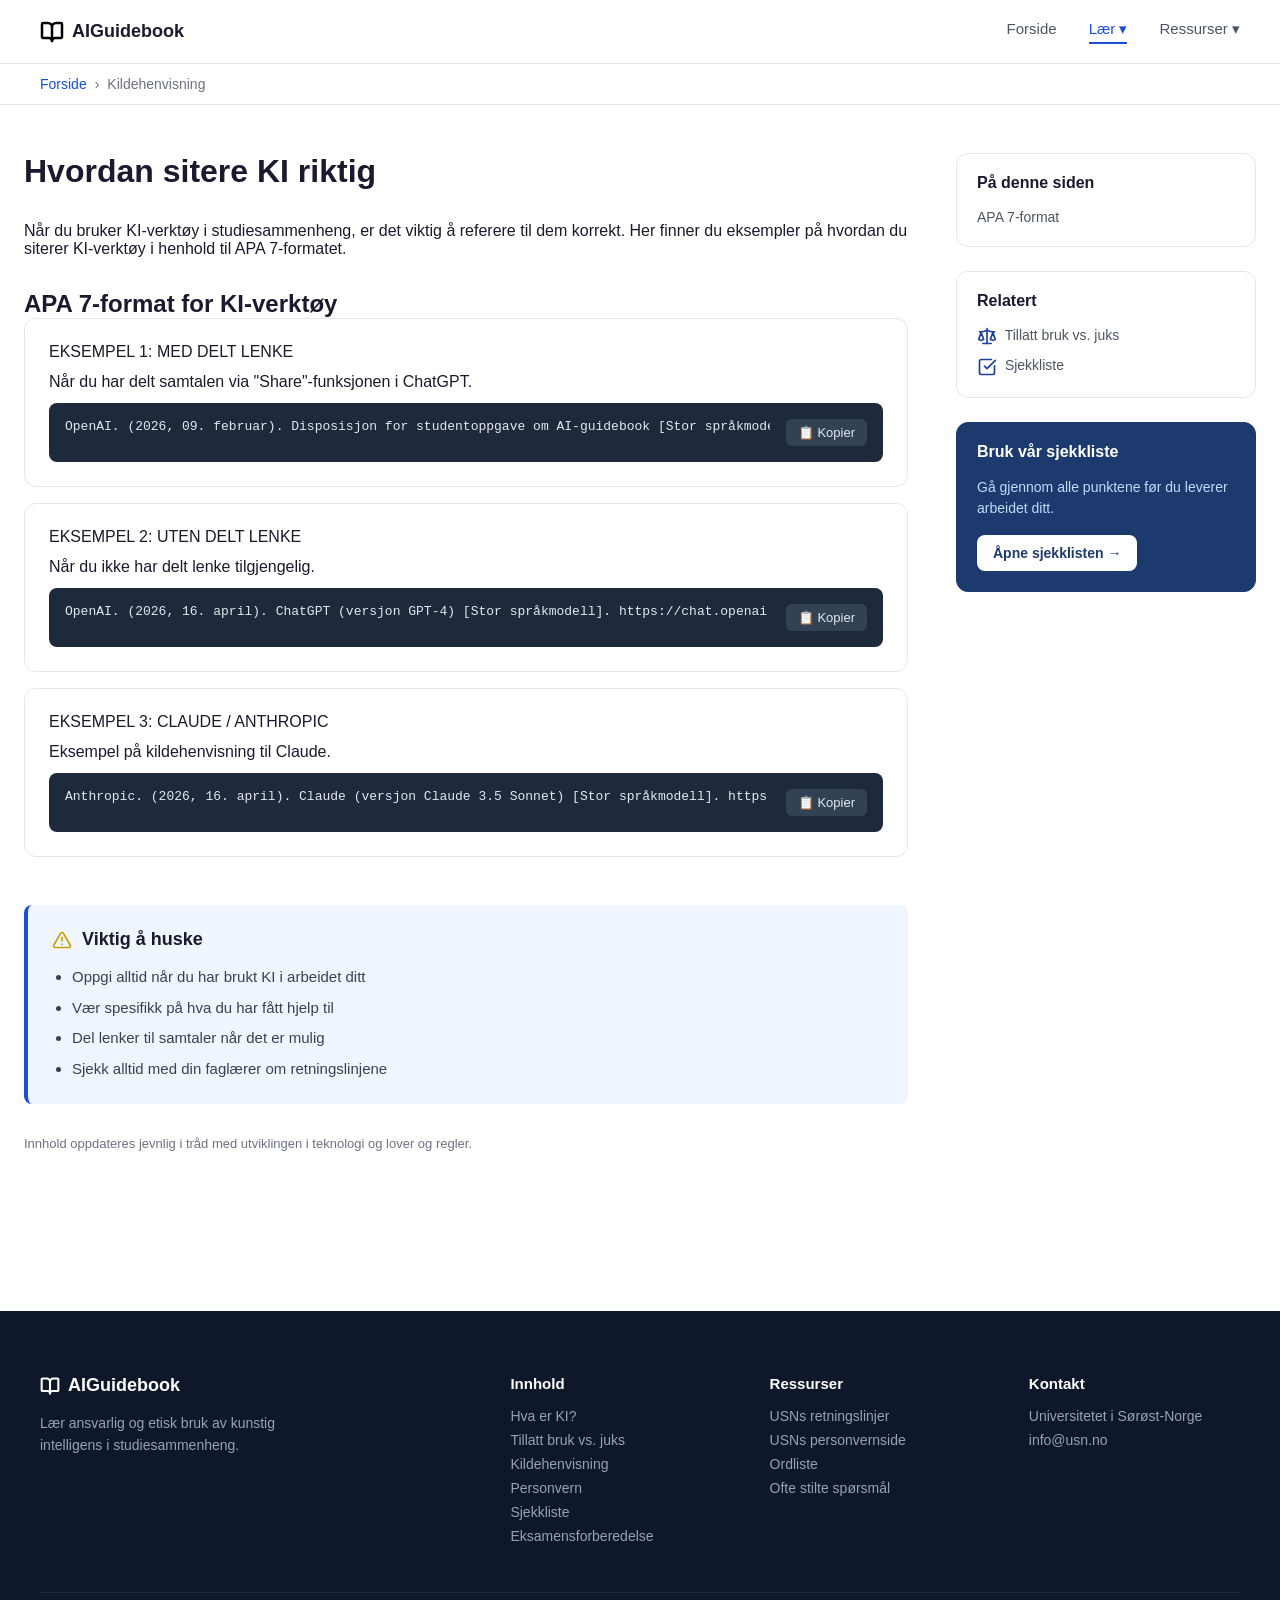
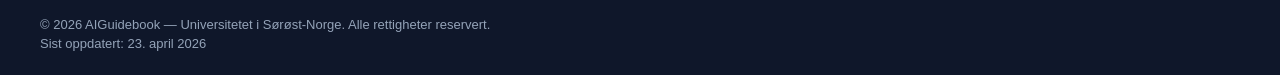
<file: pages/kildehenvisning.html>
<!DOCTYPE html>
<html lang="no" class="no-js">
<head>
    <meta charset="UTF-8">
    <meta name="viewport" content="width=device-width, initial-scale=1.0">
    <title>Kildehenvisning – AIGuidebook</title>
    <link rel="stylesheet" href="../css/styles.css">
    <script>document.documentElement.classList.remove('no-js')</script>
</head>
<body>

    <!-- NAVIGASJON -->
    <nav class="navbar">
        <div class="navbar-container">
            <a href="../index.html" class="navbar-logo-link" style="text-decoration: none;">
                <div class="navbar-logo">
                    <img src="../icons/book-open-logo.svg" class="icon" alt="">
                    <span class="logo-text">AIGuidebook</span>
                </div>
            </a>

            <ul class="navbar-links">
                <li><a href="../index.html">Forside</a></li>

                <!-- DROPDOWN: LÆR -->
                <li class="dropdown">
                    <button class="dropdown-btn active">Lær ▾</button>
                    <ul class="dropdown-meny">
                        <li><a href="hva-er-ki.html">Hva er KI?</a></li>
                        <li><a href="tillat-bruk.html">Tillatt bruk vs. juks</a></li>
                        <li><a href="kildehenvisning.html" class="active">Kildehenvisning</a></li>
                        <li><a href="personvern.html">Personvern</a></li>
                        <li><a href="sjekkliste.html">Sjekkliste</a></li>
                        <li><a href="eksamen.html">Eksamensforberedelse</a></li>
                    </ul>
                </li>

                <!-- DROPDOWN: RESSURSER -->
                <li class="dropdown">
                    <button class="dropdown-btn">Ressurser ▾</button>
                    <ul class="dropdown-meny">
                        <li><a href="https://www.usn.no/om-usn/regelverk/retningslinjer-for-bruk-av-kunstig-intelligens-ki-ved-eksamen-og-studentoppgaver" target="_blank">USNs retningslinjer</a></li>
                        <li><a href="https://www.usn.no/om-usn/personvern/" target="_blank">USNs personvernside</a></li>
                        <li><a href="ordliste.html">Ordliste</a></li>
                        <li><a href="faq.html">Ofte stilte spørsmål</a></li>
                    </ul>
                </li>
            </ul>

        </div>
    </nav>

    <!-- BRØDSMULESTI (US-NFR07) -->
    <div class="breadcrumb">
        <div class="breadcrumb-container">
            <a href="../index.html">Forside</a>
            <span>›</span>
            <span>Kildehenvisning</span>
        </div>
    </div>

    <!-- HOVEDDEL MED SIDEBAR -->
    <div class="side-layout">
        <div class="side-layout-container">

            <!-- HOVEDINNHOLD -->
            <main class="side-main">

                <!-- SIDEOVERSKRIFT -->
                <h1>Hvordan sitere KI riktig</h1>
                <p class="side-ingress">Når du bruker KI-verktøy i studiesammenheng, er det viktig å referere til dem korrekt. Her finner du eksempler på hvordan du siterer KI-verktøy i henhold til APA 7-formatet.</p>

                <!-- APA 7-FORMAT (US-FR05) -->
                <section id="apa-format">
                    <h2>APA 7-format for KI-verktøy</h2>

                    <!-- EKSEMPEL 1 -->
                    <div class="kilde-eksempel">
                        <span class="kilde-merke">EKSEMPEL 1: MED DELT LENKE</span>
                        <p>Når du har delt samtalen via "Share"-funksjonen i ChatGPT.</p>
                        <div class="kode-blokk">
                            <code id="eks1">OpenAI. (2026, 09. februar). Disposisjon for studentoppgave om AI-guidebook [Stor språkmodell]. ChatGPT. https://chatgpt.com/share/eksempel</code>
                            <button class="kopier-knapp" onclick="kopierTekst('eks1', this)">📋 Kopier</button>
                        </div>
                    </div>

                    <!-- EKSEMPEL 2 -->
                    <div class="kilde-eksempel">
                        <span class="kilde-merke">EKSEMPEL 2: UTEN DELT LENKE</span>
                        <p>Når du ikke har delt lenke tilgjengelig.</p>
                        <div class="kode-blokk">
                            <code id="eks2">OpenAI. (2026, 16. april). ChatGPT (versjon GPT-4) [Stor språkmodell]. https://chat.openai.com</code>
                            <button class="kopier-knapp" onclick="kopierTekst('eks2', this)">📋 Kopier</button>
                        </div>
                    </div>

                    <!-- EKSEMPEL 3 -->
                    <div class="kilde-eksempel">
                        <span class="kilde-merke">EKSEMPEL 3: CLAUDE / ANTHROPIC</span>
                        <p>Eksempel på kildehenvisning til Claude.</p>
                        <div class="kode-blokk">
                            <code id="eks3">Anthropic. (2026, 16. april). Claude (versjon Claude 3.5 Sonnet) [Stor språkmodell]. https://claude.ai</code>
                            <button class="kopier-knapp" onclick="kopierTekst('eks3', this)">📋 Kopier</button>
                        </div>
                    </div>

                </section>

                <!-- VIKTIG Å HUSKE (US-FR05) -->
                <div class="viktig-boks">
                    <div class="viktig-tittel">
                        <!--⚠️-->
                        <img src="../icons/triangle-alert.svg" class="icon" alt="">
                        <h3>Viktig å huske</h3>
                    </div>
                    <ul>
                        <li>Oppgi alltid når du har brukt KI i arbeidet ditt</li>
                        <li>Vær spesifikk på hva du har fått hjelp til</li>
                        <li>Del lenker til samtaler når det er mulig</li>
                        <li>Sjekk alltid med din faglærer om retningslinjene</li>
                    </ul>
                </div>

                <!-- SIST OPPDATERT (US-IK01) -->
                <p class="sist-oppdatert">Innhold oppdateres jevnlig i tråd med utviklingen i teknologi og lover og regler.</p>

            </main>

            <!-- SIDEBAR -->
            <aside class="side-sidebar">

                <div class="sidebar-boks">
                    <h3>På denne siden</h3>
                    <ul>
                        <li><a href="#apa-format">APA 7-format</a></li>
                    </ul>
                </div>

                <div class="sidebar-boks">
                    <h3>Relatert</h3>
                    <ul>
                        <!-- ⚖️ -->
                         <li><a href="tillat-bruk.html"><img src="../icons/scale.svg" class="icon" alt=""> Tillatt bruk vs. juks</a></li>
                        <!-- ✅ -->
                        <li><a href="sjekkliste.html"><img src="../icons/square-check.svg" class="icon" alt=""> Sjekkliste</a></li>
                    </ul>
                </div>

                <div class="sidebar-boks sidebar-mork">
                    <h3>Bruk vår sjekkliste</h3>
                    <p>Gå gjennom alle punktene før du leverer arbeidet ditt.</p>
                    <a href="sjekkliste.html" class="sidebar-knapp">Åpne sjekklisten →</a>
                </div>

            </aside>

        </div>
    </div>

<!-- BUNNTEKST -->
    <footer class="footer">
        <div class="footer-container">
            <div class="footer-brand">
                <div class="footer-logo">
                    <img src="../icons/book-open-logo.svg" class="icon" alt="">
                    <span class="logo-text">AIGuidebook</span>
                </div>
                <p>Lær ansvarlig og etisk bruk av kunstig intelligens i studiesammenheng.</p>
            </div>
            <div class="footer-column">
                <h4>Innhold</h4>
                <ul>
                    <li><a href="hva-er-ki.html">Hva er KI?</a></li>
                    <li><a href="tillat-bruk.html">Tillatt bruk vs. juks</a></li>
                    <li><a href="kildehenvisning.html">Kildehenvisning</a></li>
                    <li><a href="personvern.html">Personvern</a></li>
                    <li><a href="sjekkliste.html">Sjekkliste</a></li>
                    <li><a href="eksamen.html">Eksamensforberedelse</a></li>
                </ul>
            </div>
            <div class="footer-column">
                <h4>Ressurser</h4>
                <ul>
                    <li><a href="https://www.usn.no/om-usn/regelverk/retningslinjer-for-bruk-av-kunstig-intelligens-ki-ved-eksamen-og-studentoppgaver" target="_blank">USNs retningslinjer</a></li>
                    <li><a href="https://www.usn.no/om-usn/personvern/" target="_blank">USNs personvernside</a></li>
                    <li><a href="ordliste.html">Ordliste</a></li>
                    <li><a href="faq.html">Ofte stilte spørsmål</a></li>
                </ul>
            </div>
            <div class="footer-column">
                <h4>Kontakt</h4>
                <ul>
                    <li>Universitetet i Sørøst-Norge</li>
                    <li><a href="mailto:info@usn.no">info@usn.no</a></li>
                </ul>
            </div>
        </div>
        <div class="footer-bottom">
            <p>© 2026 AIGuidebook — Universitetet i Sørøst-Norge. Alle rettigheter reservert.</p>
            <p class="sist-oppdatert-footer">Sist oppdatert: 23. april 2026</p>
        </div>
    </footer>
    <script src="../js/main.js"></script>
</body>
</html>
</file>
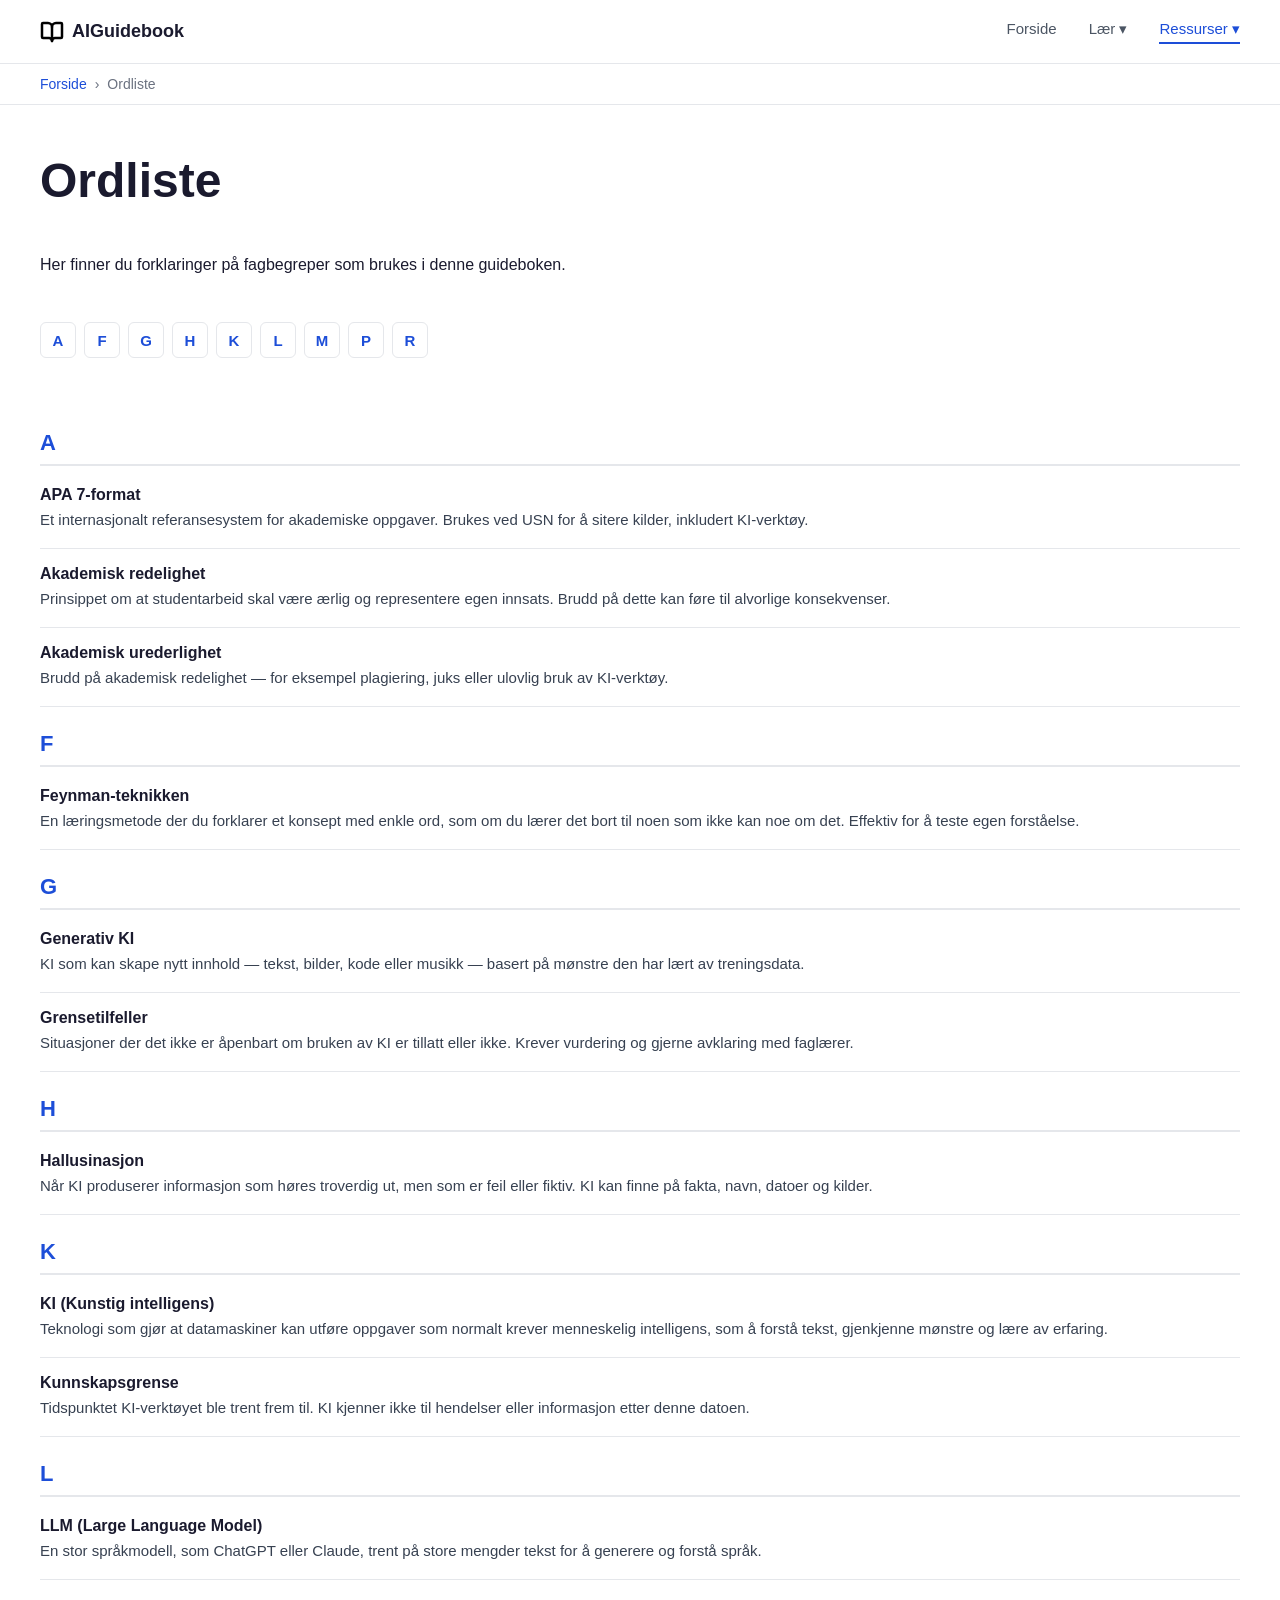
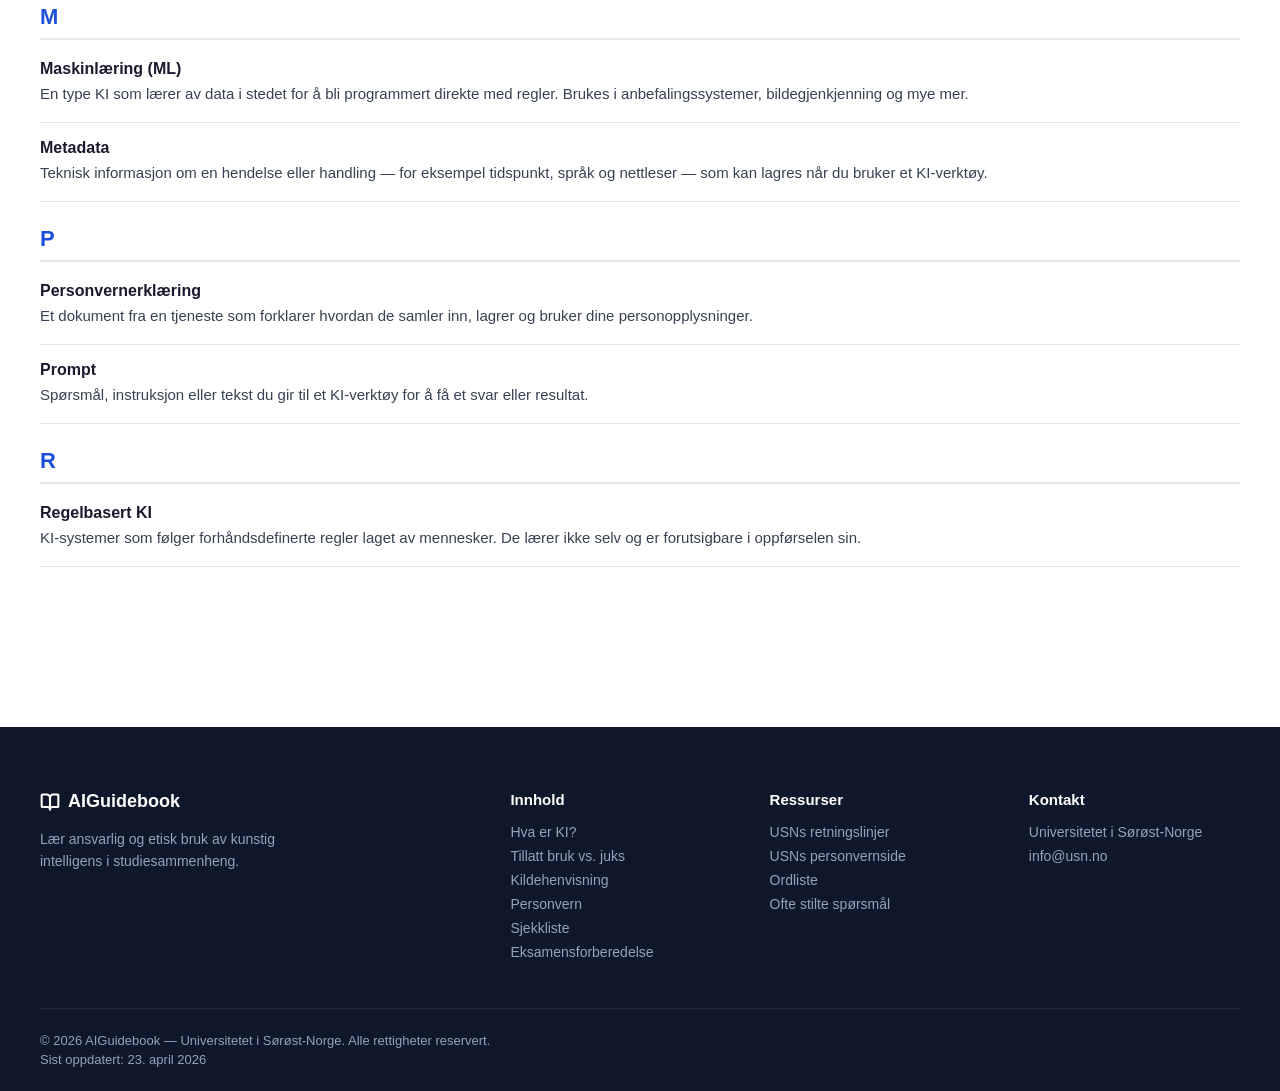
<file: pages/ordliste.html>
<!DOCTYPE html>
<html lang="no" class="no-js">
<head>
    <meta charset="UTF-8">
    <meta name="viewport" content="width=device-width, initial-scale=1.0">
    <title>Ordliste – AIGuidebook</title>
    <link rel="stylesheet" href="../css/styles.css">
    <script>document.documentElement.classList.remove('no-js')</script>
</head>
<body>

    <!-- NAVIGASJON -->
    <nav class="navbar">
        <div class="navbar-container">
            <a href="../index.html" class="navbar-logo-link" style="text-decoration: none;">
                <div class="navbar-logo">
                    <img src="../icons/book-open-logo.svg" class="icon" alt="">
                    <span class="logo-text">AIGuidebook</span>
                </div>
            </a>
            <ul class="navbar-links">
                <li><a href="../index.html">Forside</a></li>
                <li class="dropdown">
                    <button class="dropdown-btn">Lær ▾</button>
                    <ul class="dropdown-meny">
                        <li><a href="hva-er-ki.html">Hva er KI?</a></li>
                        <li><a href="lovlig-bruk.html">Tillatt bruk vs. juks</a></li>
                        <li><a href="kildehenvisning.html">Kildehenvisning</a></li>
                        <li><a href="personvern.html">Personvern</a></li>
                        <li><a href="sjekkliste.html">Sjekkliste</a></li>
                        <li><a href="eksamen.html">Eksamensforberedelse</a></li>
                    </ul>
                </li>
                <li class="dropdown">
                    <button class="dropdown-btn active">Ressurser ▾</button>
                    <ul class="dropdown-meny">
                        <li><a href="https://www.usn.no/om-usn/regelverk/retningslinjer-for-bruk-av-kunstig-intelligens-ki-ved-eksamen-og-studentoppgaver" target="_blank">USNs retningslinjer</a></li>
                        <li><a href="https://www.usn.no/om-usn/personvern/" target="_blank">USNs personvernside</a></li>
                        <li><a href="ordliste.html" class="active">Ordliste</a></li>
                        <li><a href="faq.html">Ofte stilte spørsmål</a></li>
                    </ul>
                </li>
            </ul>
        </div>
    </nav>

    <!-- BRØDSMULESTI -->
    <div class="breadcrumb">
        <div class="breadcrumb-container">
            <a href="../index.html">Forside</a>
            <span>›</span>
            <span>Ordliste</span>
        </div>
    </div>

    <!-- HOVEDINNHOLD -->
    <div class="faq-layout">
        <div class="faq-container">

            <h1>Ordliste</h1>
            <p class="side-ingress">Her finner du forklaringer på fagbegreper som brukes i denne guideboken.</p>

            <!-- ALFABETISK NAVIGASJON -->
            <nav class="alfabet-nav">
                <a href="#bokstav-a">A</a>
                <a href="#bokstav-f">F</a>
                <a href="#bokstav-g">G</a>
                <a href="#bokstav-h">H</a>
                <a href="#bokstav-k">K</a>
                <a href="#bokstav-l">L</a>
                <a href="#bokstav-m">M</a>
                <a href="#bokstav-p">P</a>
                <a href="#bokstav-r">R</a>
            </nav>

            <!-- ORDLISTE (US-NFR11) -->
            <section class="ordliste-seksjon">
                <dl class="ordliste">

                    <!-- A -->
                    <div class="ordliste-bokstav" id="bokstav-a">A</div>
                    <div class="ordliste-element">
                        <dt>APA 7-format</dt>
                        <dd>Et internasjonalt referansesystem for akademiske oppgaver. Brukes ved USN for å sitere kilder, inkludert KI-verktøy.</dd>
                    </div>
                    <div class="ordliste-element">
                        <dt>Akademisk redelighet</dt>
                        <dd>Prinsippet om at studentarbeid skal være ærlig og representere egen innsats. Brudd på dette kan føre til alvorlige konsekvenser.</dd>
                    </div>
                    <div class="ordliste-element">
                        <dt>Akademisk urederlighet</dt>
                        <dd>Brudd på akademisk redelighet — for eksempel plagiering, juks eller ulovlig bruk av KI-verktøy.</dd>
                    </div>

                    <!-- F -->
                    <div class="ordliste-bokstav" id="bokstav-f">F</div>
                    <div class="ordliste-element">
                        <dt>Feynman-teknikken</dt>
                        <dd>En læringsmetode der du forklarer et konsept med enkle ord, som om du lærer det bort til noen som ikke kan noe om det. Effektiv for å teste egen forståelse.</dd>
                    </div>

                    <!-- G -->
                    <div class="ordliste-bokstav" id="bokstav-g">G</div>
                    <div class="ordliste-element">
                        <dt>Generativ KI</dt>
                        <dd>KI som kan skape nytt innhold — tekst, bilder, kode eller musikk — basert på mønstre den har lært av treningsdata.</dd>
                    </div>
                    <div class="ordliste-element">
                        <dt>Grensetilfeller</dt>
                        <dd>Situasjoner der det ikke er åpenbart om bruken av KI er tillatt eller ikke. Krever vurdering og gjerne avklaring med faglærer.</dd>
                    </div>

                    <!-- H -->
                    <div class="ordliste-bokstav" id="bokstav-h">H</div>
                    <div class="ordliste-element">
                        <dt>Hallusinasjon</dt>
                        <dd>Når KI produserer informasjon som høres troverdig ut, men som er feil eller fiktiv. KI kan finne på fakta, navn, datoer og kilder.</dd>
                    </div>

                    <!-- K -->
                    <div class="ordliste-bokstav" id="bokstav-k">K</div>
                    <div class="ordliste-element">
                        <dt>KI (Kunstig intelligens)</dt>
                        <dd>Teknologi som gjør at datamaskiner kan utføre oppgaver som normalt krever menneskelig intelligens, som å forstå tekst, gjenkjenne mønstre og lære av erfaring.</dd>
                    </div>
                    <div class="ordliste-element">
                        <dt>Kunnskapsgrense</dt>
                        <dd>Tidspunktet KI-verktøyet ble trent frem til. KI kjenner ikke til hendelser eller informasjon etter denne datoen.</dd>
                    </div>

                    <!-- L -->
                    <div class="ordliste-bokstav" id="bokstav-l">L</div>
                    <div class="ordliste-element">
                        <dt>LLM (Large Language Model)</dt>
                        <dd>En stor språkmodell, som ChatGPT eller Claude, trent på store mengder tekst for å generere og forstå språk.</dd>
                    </div>

                    <!-- M -->
                    <div class="ordliste-bokstav" id="bokstav-m">M</div>
                    <div class="ordliste-element">
                        <dt>Maskinlæring (ML)</dt>
                        <dd>En type KI som lærer av data i stedet for å bli programmert direkte med regler. Brukes i anbefalingssystemer, bildegjenkjenning og mye mer.</dd>
                    </div>
                    <div class="ordliste-element">
                        <dt>Metadata</dt>
                        <dd>Teknisk informasjon om en hendelse eller handling — for eksempel tidspunkt, språk og nettleser — som kan lagres når du bruker et KI-verktøy.</dd>
                    </div>

                    <!-- P -->
                    <div class="ordliste-bokstav" id="bokstav-p">P</div>
                    <div class="ordliste-element">
                        <dt>Personvernerklæring</dt>
                        <dd>Et dokument fra en tjeneste som forklarer hvordan de samler inn, lagrer og bruker dine personopplysninger.</dd>
                    </div>
                    <div class="ordliste-element">
                        <dt>Prompt</dt>
                        <dd>Spørsmål, instruksjon eller tekst du gir til et KI-verktøy for å få et svar eller resultat.</dd>
                    </div>

                    <!-- R -->
                    <div class="ordliste-bokstav" id="bokstav-r">R</div>
                    <div class="ordliste-element">
                        <dt>Regelbasert KI</dt>
                        <dd>KI-systemer som følger forhåndsdefinerte regler laget av mennesker. De lærer ikke selv og er forutsigbare i oppførselen sin.</dd>
                    </div>

                </dl>
            </section>

        </div>
    </div>

    <!-- BUNNTEKST -->
    <footer class="footer">
        <div class="footer-container">
            <div class="footer-brand">
                <div class="footer-logo">
                    <img src="../icons/book-open-logo.svg" class="icon" alt="">
                    <span class="logo-text">AIGuidebook</span>
                </div>
                <p>Lær ansvarlig og etisk bruk av kunstig intelligens i studiesammenheng.</p>
            </div>
            <div class="footer-column">
                <h4>Innhold</h4>
                <ul>
                    <li><a href="hva-er-ki.html">Hva er KI?</a></li>
                    <li><a href="lovlig-bruk.html">Tillatt bruk vs. juks</a></li>
                    <li><a href="kildehenvisning.html">Kildehenvisning</a></li>
                    <li><a href="personvern.html">Personvern</a></li>
                    <li><a href="sjekkliste.html">Sjekkliste</a></li>
                    <li><a href="eksamen.html">Eksamensforberedelse</a></li>
                </ul>
            </div>
            <div class="footer-column">
                <h4>Ressurser</h4>
                <ul>
                    <li><a href="https://www.usn.no/om-usn/regelverk/retningslinjer-for-bruk-av-kunstig-intelligens-ki-ved-eksamen-og-studentoppgaver" target="_blank">USNs retningslinjer</a></li>
                    <li><a href="https://www.usn.no/om-usn/personvern/" target="_blank">USNs personvernside</a></li>
                    <li><a href="ordliste.html">Ordliste</a></li>
                    <li><a href="faq.html">Ofte stilte spørsmål</a></li>
                </ul>
            </div>
            <div class="footer-column">
                <h4>Kontakt</h4>
                <ul>
                    <li>Universitetet i Sørøst-Norge</li>
                    <li><a href="mailto:info@usn.no">info@usn.no</a></li>
                </ul>
            </div>
        </div>
        <div class="footer-bottom">
            <p>© 2026 AIGuidebook — Universitetet i Sørøst-Norge. Alle rettigheter reservert.</p>
            <p class="sist-oppdatert-footer">Sist oppdatert: 23. april 2026</p>
        </div>
    </footer>

    <script src="../js/main.js"></script>
</body>
</html>
</file>
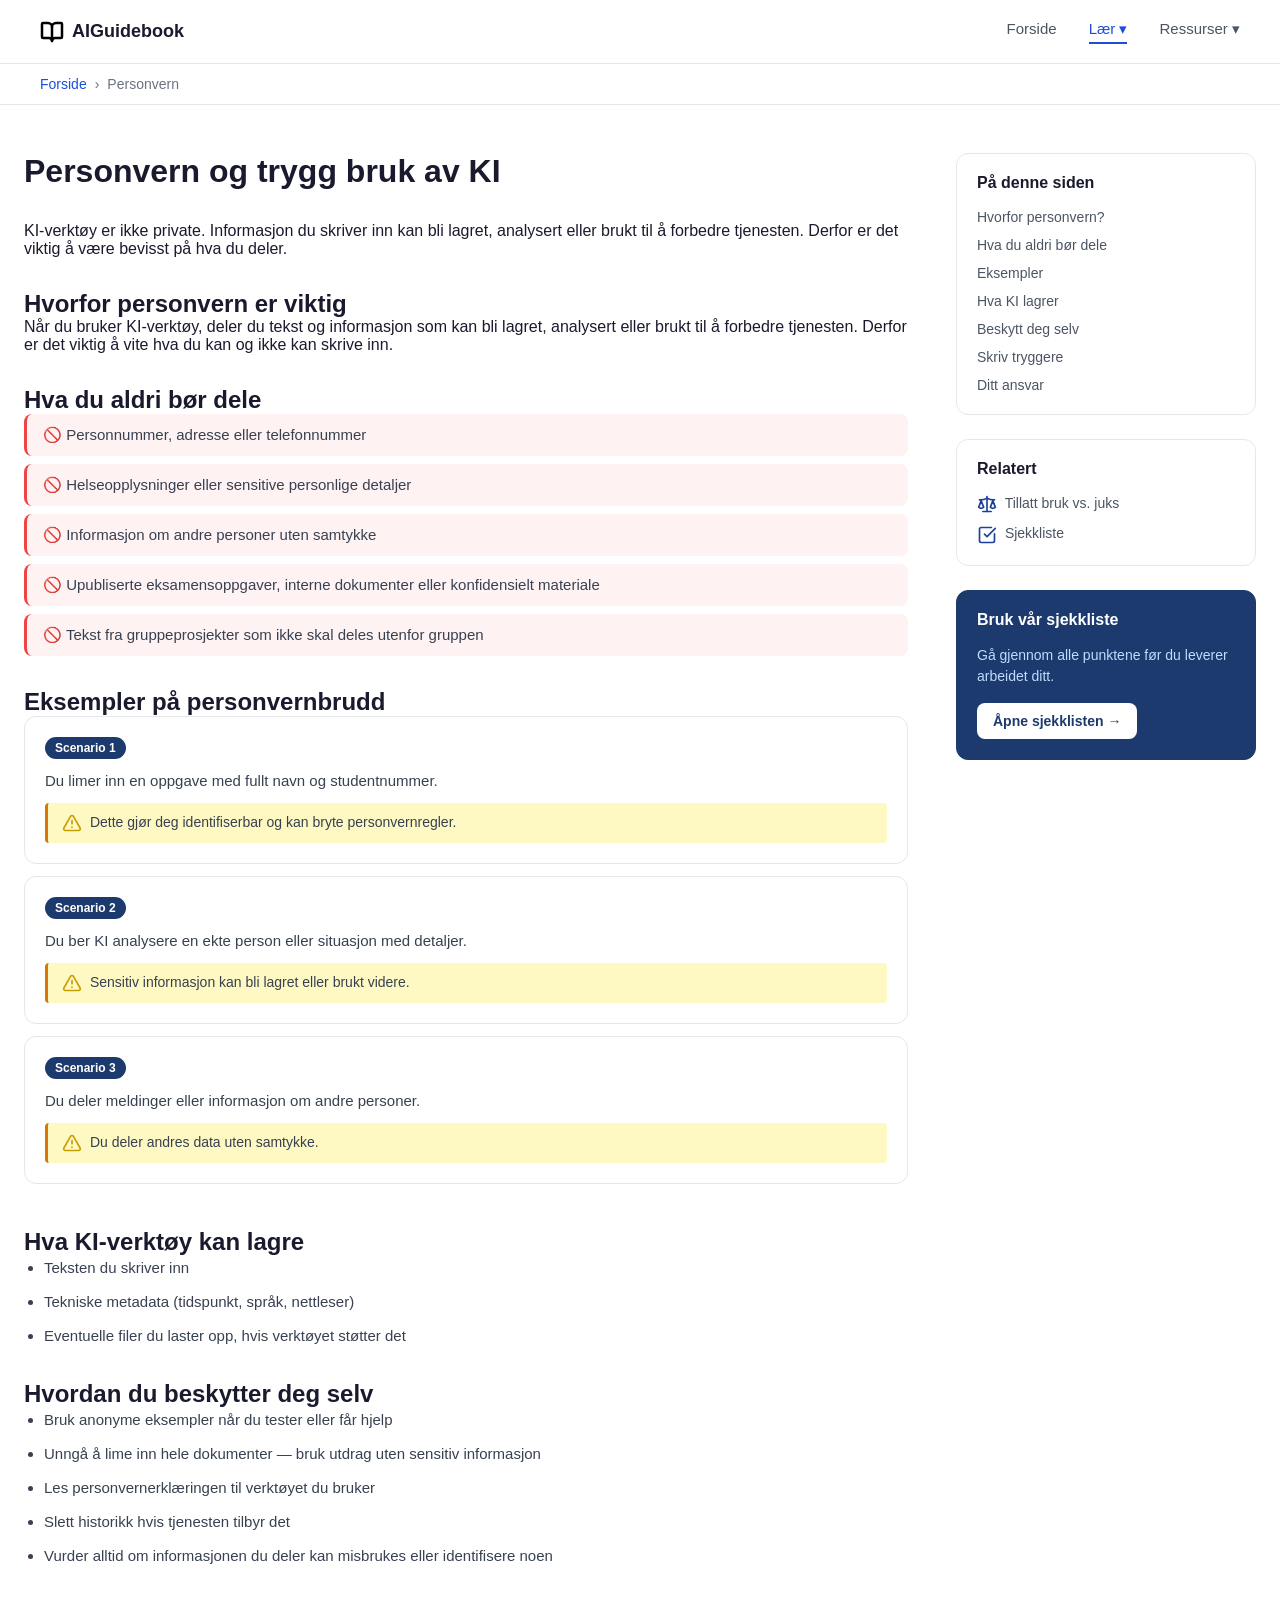
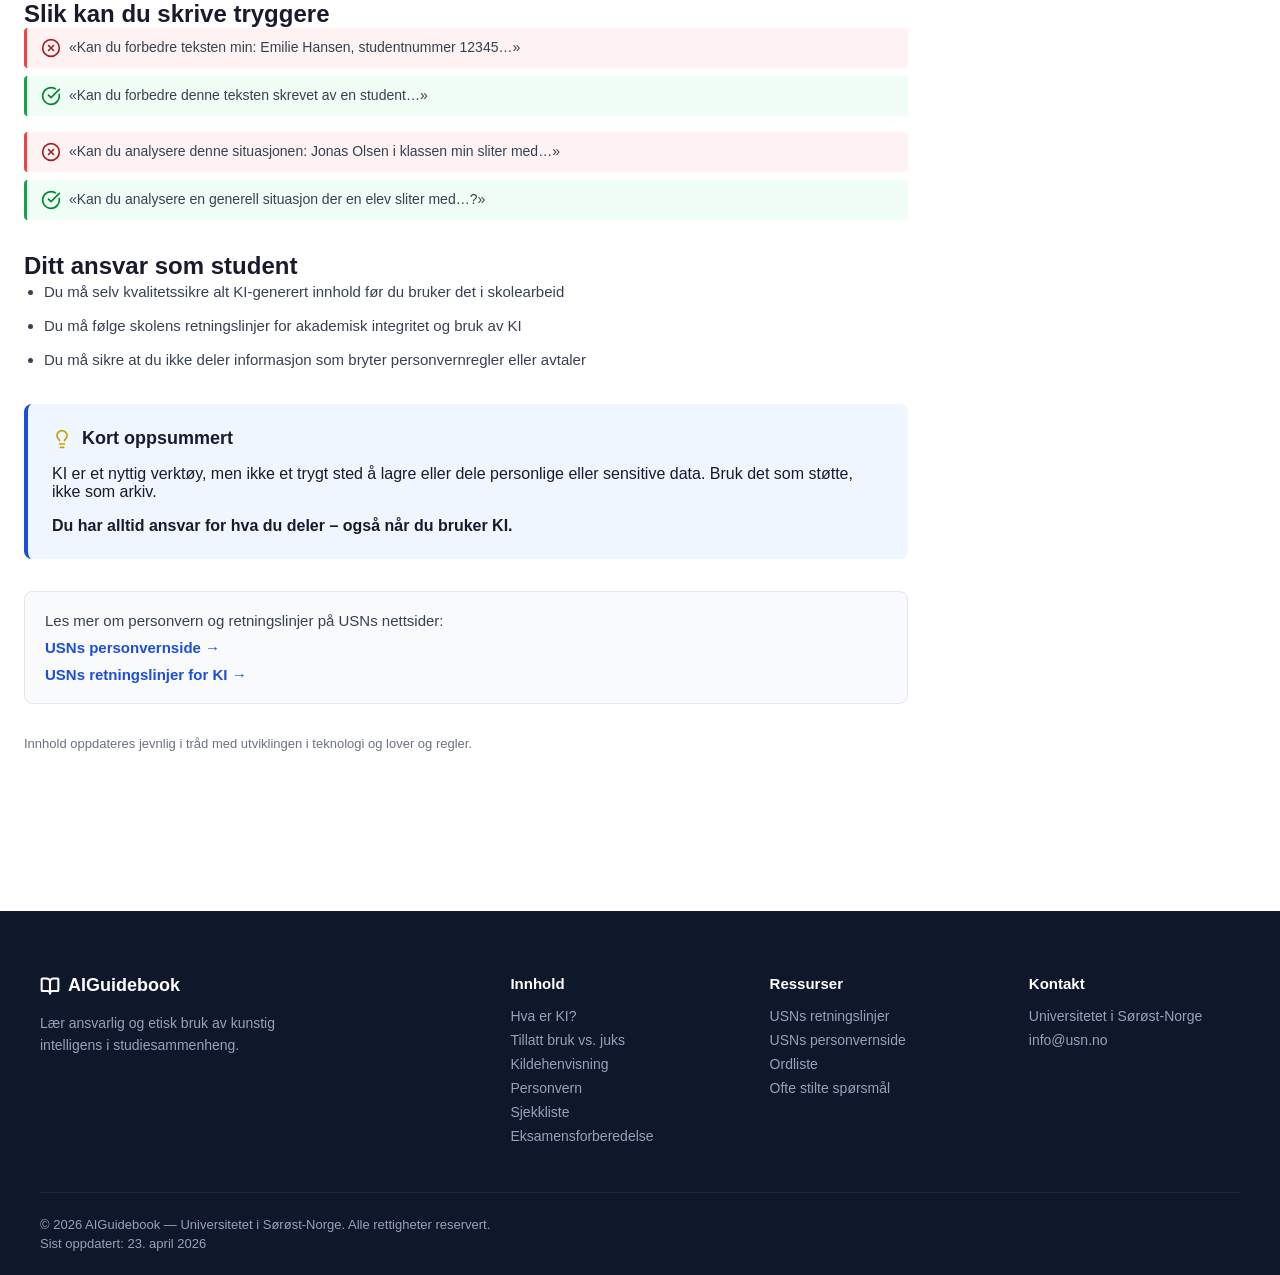
<file: pages/personvern.html>
<!DOCTYPE html>
<html lang="no" class="no-js">
<head>
    <meta charset="UTF-8">
    <meta name="viewport" content="width=device-width, initial-scale=1.0">
    <title>Personvern – AIGuidebook</title>
    <link rel="stylesheet" href="../css/styles.css">
    <script>document.documentElement.classList.remove('no-js')</script>
</head>
<body>

    <!-- NAVIGASJON -->
    <nav class="navbar">
        <div class="navbar-container">
            <a href="../index.html" class="navbar-logo-link" style="text-decoration: none;">
                <div class="navbar-logo">
                    <img src="../icons/book-open-logo.svg" class="icon" alt="">
                    <span class="logo-text">AIGuidebook</span>
                </div>
            </a>
            <ul class="navbar-links">
                <li><a href="../index.html">Forside</a></li>
                <li class="dropdown">
                    <button class="dropdown-btn active">Lær ▾</button>
                    <ul class="dropdown-meny">
                        <li><a href="hva-er-ki.html">Hva er KI?</a></li>
                        <li><a href="tillat-bruk.html">Tillatt bruk vs. juks</a></li>
                        <li><a href="kildehenvisning.html">Kildehenvisning</a></li>
                        <li><a href="personvern.html" class="active">Personvern</a></li>
                        <li><a href="sjekkliste.html">Sjekkliste</a></li>
                        <li><a href="eksamen.html">Eksamensforberedelse</a></li>
                    </ul>
                </li>
                <li class="dropdown">
                    <button class="dropdown-btn">Ressurser ▾</button>
                    <ul class="dropdown-meny">
                        <li><a href="https://www.usn.no/om-usn/regelverk/retningslinjer-for-bruk-av-kunstig-intelligens-ki-ved-eksamen-og-studentoppgaver" target="_blank">USNs retningslinjer</a></li>
                        <li><a href="https://www.usn.no/om-usn/personvern/" target="_blank">USNs personvernside</a></li>
                        <li><a href="ordliste.html">Ordliste</a></li>
                        <li><a href="faq.html">Ofte stilte spørsmål</a></li>
                    </ul>
                </li>
            </ul>
        </div>
    </nav>

    <!-- BRØDSMULESTI -->
    <div class="breadcrumb">
        <div class="breadcrumb-container">
            <a href="../index.html">Forside</a>
            <span>›</span>
            <span>Personvern</span>
        </div>
    </div>

    <!-- HOVEDDEL MED SIDEBAR -->
    <div class="side-layout">
        <div class="side-layout-container">

            <!-- HOVEDINNHOLD -->
            <main class="side-main">

                <h1>Personvern og trygg bruk av KI</h1>
                <p class="side-ingress">KI-verktøy er ikke private. Informasjon du skriver inn kan bli lagret, analysert eller brukt til å forbedre tjenesten. Derfor er det viktig å være bevisst på hva du deler.</p>

                <!-- HVORFOR PERSONVERN -->
                <section id="hvorfor">
                    <h2>Hvorfor personvern er viktig</h2>
                    <p>Når du bruker KI-verktøy, deler du tekst og informasjon som kan bli lagret, analysert eller brukt til å forbedre tjenesten. Derfor er det viktig å vite hva du kan og ikke kan skrive inn.</p>
                </section>

                <!-- HVA DU ALDRI BØR DELE -->
                <section id="aldri-del">
                    <h2>Hva du aldri bør dele</h2>
                    <div class="personvern-liste">
                        <!-- 🚫 -->
                        <div class="personvern-punkt rød">🚫 Personnummer, adresse eller telefonnummer</div>
                        <div class="personvern-punkt rød">🚫 Helseopplysninger eller sensitive personlige detaljer</div>
                        <div class="personvern-punkt rød">🚫 Informasjon om andre personer uten samtykke</div>
                        <div class="personvern-punkt rød">🚫 Upubliserte eksamensoppgaver, interne dokumenter eller konfidensielt materiale</div>
                        <div class="personvern-punkt rød">🚫 Tekst fra gruppeprosjekter som ikke skal deles utenfor gruppen</div>
                    </div>
                </section>

                <!-- EKSEMPLER PÅ PERSONVERNBRUDD -->
                <section id="eksempler">
                    <h2>Eksempler på personvernbrudd</h2>

                    <div class="personvern-scenario">
                        <div class="scenario-topp">
                            <span class="scenario-nr">Scenario 1</span>
                        </div>
                        <p>Du limer inn en oppgave med fullt navn og studentnummer.</p>
                        <div class="scenario-konsekvens">
                            <!--⚠️-->
                            <img src="../icons/triangle-alert.svg" class="icon" alt=""> Dette gjør deg identifiserbar og kan bryte personvernregler.
                        </div>
                    </div>

                    <div class="personvern-scenario">
                        <div class="scenario-topp">
                            <span class="scenario-nr">Scenario 2</span>
                        </div>
                        <p>Du ber KI analysere en ekte person eller situasjon med detaljer.</p>
                        <div class="scenario-konsekvens">
                            <!--⚠️-->
                            <img src="../icons/triangle-alert.svg" class="icon" alt=""> Sensitiv informasjon kan bli lagret eller brukt videre.
                        </div>
                    </div>

                    <div class="personvern-scenario">
                        <div class="scenario-topp">
                            <span class="scenario-nr">Scenario 3</span>
                        </div>
                        <p>Du deler meldinger eller informasjon om andre personer.</p>
                        <div class="scenario-konsekvens">
                            <!--⚠️-->
                            <img src="../icons/triangle-alert.svg" class="icon" alt=""> Du deler andres data uten samtykke.
                        </div>
                    </div>
                </section>

                <!-- HVA KI KAN LAGRE -->
                <section id="lagring">
                    <h2>Hva KI-verktøy kan lagre</h2>
                    <ul class="personvern-ul">
                        <li>Teksten du skriver inn</li>
                        <li>Tekniske metadata (tidspunkt, språk, nettleser)</li>
                        <li>Eventuelle filer du laster opp, hvis verktøyet støtter det</li>
                    </ul>
                </section>

                <!-- HVORDAN BESKYTTE DEG -->
                <section id="beskytt">
                    <h2>Hvordan du beskytter deg selv</h2>
                    <ul class="personvern-ul">
                        <li>Bruk anonyme eksempler når du tester eller får hjelp</li>
                        <li>Unngå å lime inn hele dokumenter — bruk utdrag uten sensitiv informasjon</li>
                        <li>Les personvernerklæringen til verktøyet du bruker</li>
                        <li>Slett historikk hvis tjenesten tilbyr det</li>
                        <li>Vurder alltid om informasjonen du deler kan misbrukes eller identifisere noen</li>
                    </ul>
                </section>

                <!-- TRYGGERE SKRIVING -->
                <section id="tryggere">
                    <h2>Slik kan du skrive tryggere</h2>
                    <div class="trygg-eksempel">
                        <div class="trygg-rad">
                            <span class="trygg-feil">
                                <!--❌--> 
                                <img src="../icons/circle-x.svg" class="icon" alt="">
                                «Kan du forbedre teksten min: Emilie Hansen, studentnummer 12345…»</span>
                            <span class="trygg-ok"> 
                                <!--✅--> 
                                <img src="../icons/circle-check.svg" class="icon" alt="">
                                «Kan du forbedre denne teksten skrevet av en student…»</span>
                        </div>
                        <div class="trygg-rad">
                            <span class="trygg-feil">
                                <!--❌--> 
                                <img src="../icons/circle-x.svg" class="icon" alt="">
                                «Kan du analysere denne situasjonen: Jonas Olsen i klassen min sliter med…»</span>
                            <span class="trygg-ok">
                                 <!--✅--> 
                                <img src="../icons/circle-check.svg" class="icon" alt="">
                                «Kan du analysere en generell situasjon der en elev sliter med…?»</span>
                        </div>
                    </div>
                </section>

                <!-- DITT ANSVAR -->
                <section id="ansvar">
                    <h2>Ditt ansvar som student</h2>
                    <ul class="personvern-ul">
                        <li>Du må selv kvalitetssikre alt KI-generert innhold før du bruker det i skolearbeid</li>
                        <li>Du må følge skolens retningslinjer for akademisk integritet og bruk av KI</li>
                        <li>Du må sikre at du ikke deler informasjon som bryter personvernregler eller avtaler</li>
                    </ul>
                </section>

                <!-- OPPSUMMERING -->
                <div class="viktig-boks">
                    <div class="viktig-tittel">
                        <!-- 💡 -->
                        <img src="../icons/lightbulb.svg" class="icon" alt="">
                        <h3>Kort oppsummert</h3>
                    </div>
                    <p>KI er et nyttig verktøy, men ikke et trygt sted å lagre eller dele personlige eller sensitive data. Bruk det som støtte, ikke som arkiv.</p>
                    <p><strong>Du har alltid ansvar for hva du deler – også når du bruker KI.</strong></p>
                </div>

                <!-- LES MER -->
                <div class="les-mer-boks">
                    <p>Les mer om personvern og retningslinjer på USNs nettsider:</p>
                    <a href="https://www.usn.no/om-usn/personvern/" target="_blank" class="ekstern-lenke">
                        USNs personvernside →
                    </a>
                    <a href="https://www.usn.no/om-usn/regelverk/retningslinjer-for-bruk-av-kunstig-intelligens-ki-ved-eksamen-og-studentoppgaver" target="_blank" class="ekstern-lenke">
                        USNs retningslinjer for KI →
                    </a>
                </div>

                <p class="sist-oppdatert">Innhold oppdateres jevnlig i tråd med utviklingen i teknologi og lover og regler.</p>

            </main>

            <!-- SIDEBAR -->
            <aside class="side-sidebar">
                <div class="sidebar-boks">
                    <h3>På denne siden</h3>
                    <ul>
                        <li><a href="#hvorfor">Hvorfor personvern?</a></li>
                        <li><a href="#aldri-del">Hva du aldri bør dele</a></li>
                        <li><a href="#eksempler">Eksempler</a></li>
                        <li><a href="#lagring">Hva KI lagrer</a></li>
                        <li><a href="#beskytt">Beskytt deg selv</a></li>
                        <li><a href="#tryggere">Skriv tryggere</a></li>
                        <li><a href="#ansvar">Ditt ansvar</a></li>
                    </ul>
                </div>

                <div class="sidebar-boks">
                    <h3>Relatert</h3>
                    <ul>
                        <!-- ⚖️ -->
                        <li><a href="tillat-bruk.html"><img src="../icons/scale.svg" class="icon" alt=""> Tillatt bruk vs. juks</a></li>
                        <!-- ✅ -->
                        <li><a href="sjekkliste.html"><img src="../icons/square-check.svg" class="icon" alt=""> Sjekkliste</a></li>
                    </ul>
                </div>

                <div class="sidebar-boks sidebar-mork">
                    <h3>Bruk vår sjekkliste</h3>
                    <p>Gå gjennom alle punktene før du leverer arbeidet ditt.</p>
                    <a href="sjekkliste.html" class="sidebar-knapp">Åpne sjekklisten →</a>
                </div>
            </aside>

        </div>
    </div>

    <!-- BUNNTEKST -->
    <footer class="footer">
        <div class="footer-container">
            <div class="footer-brand">
                <div class="footer-logo">
                    <img src="../icons/book-open-logo.svg" class="icon" alt="">
                    <span class="logo-text">AIGuidebook</span>
                </div>
                <p>Lær ansvarlig og etisk bruk av kunstig intelligens i studiesammenheng.</p>
            </div>
            <div class="footer-column">
                <h4>Innhold</h4>
                <ul>
                    <li><a href="hva-er-ki.html">Hva er KI?</a></li>
                    <li><a href="tillat-bruk.html">Tillatt bruk vs. juks</a></li>
                    <li><a href="kildehenvisning.html">Kildehenvisning</a></li>
                    <li><a href="personvern.html">Personvern</a></li>
                    <li><a href="sjekkliste.html">Sjekkliste</a></li>
                    <li><a href="eksamen.html">Eksamensforberedelse</a></li>
                </ul>
            </div>
            <div class="footer-column">
                <h4>Ressurser</h4>
                <ul>
                    <li><a href="https://www.usn.no/om-usn/regelverk/retningslinjer-for-bruk-av-kunstig-intelligens-ki-ved-eksamen-og-studentoppgaver" target="_blank">USNs retningslinjer</a></li>
                    <li><a href="https://www.usn.no/om-usn/personvern/" target="_blank">USNs personvernside</a></li>
                    <li><a href="ordliste.html">Ordliste</a></li>
                    <li><a href="faq.html">Ofte stilte spørsmål</a></li>
                </ul>
            </div>
            <div class="footer-column">
                <h4>Kontakt</h4>
                <ul>
                    <li>Universitetet i Sørøst-Norge</li>
                    <li><a href="mailto:info@usn.no">info@usn.no</a></li>
                </ul>
            </div>
        </div>
        <div class="footer-bottom">
            <p>© 2026 AIGuidebook — Universitetet i Sørøst-Norge. Alle rettigheter reservert.</p>
            <p class="sist-oppdatert-footer">Sist oppdatert: 23. april 2026</p>
        </div>
    </footer>

    <script src="../js/main.js"></script>
</body>
</html>
</file>
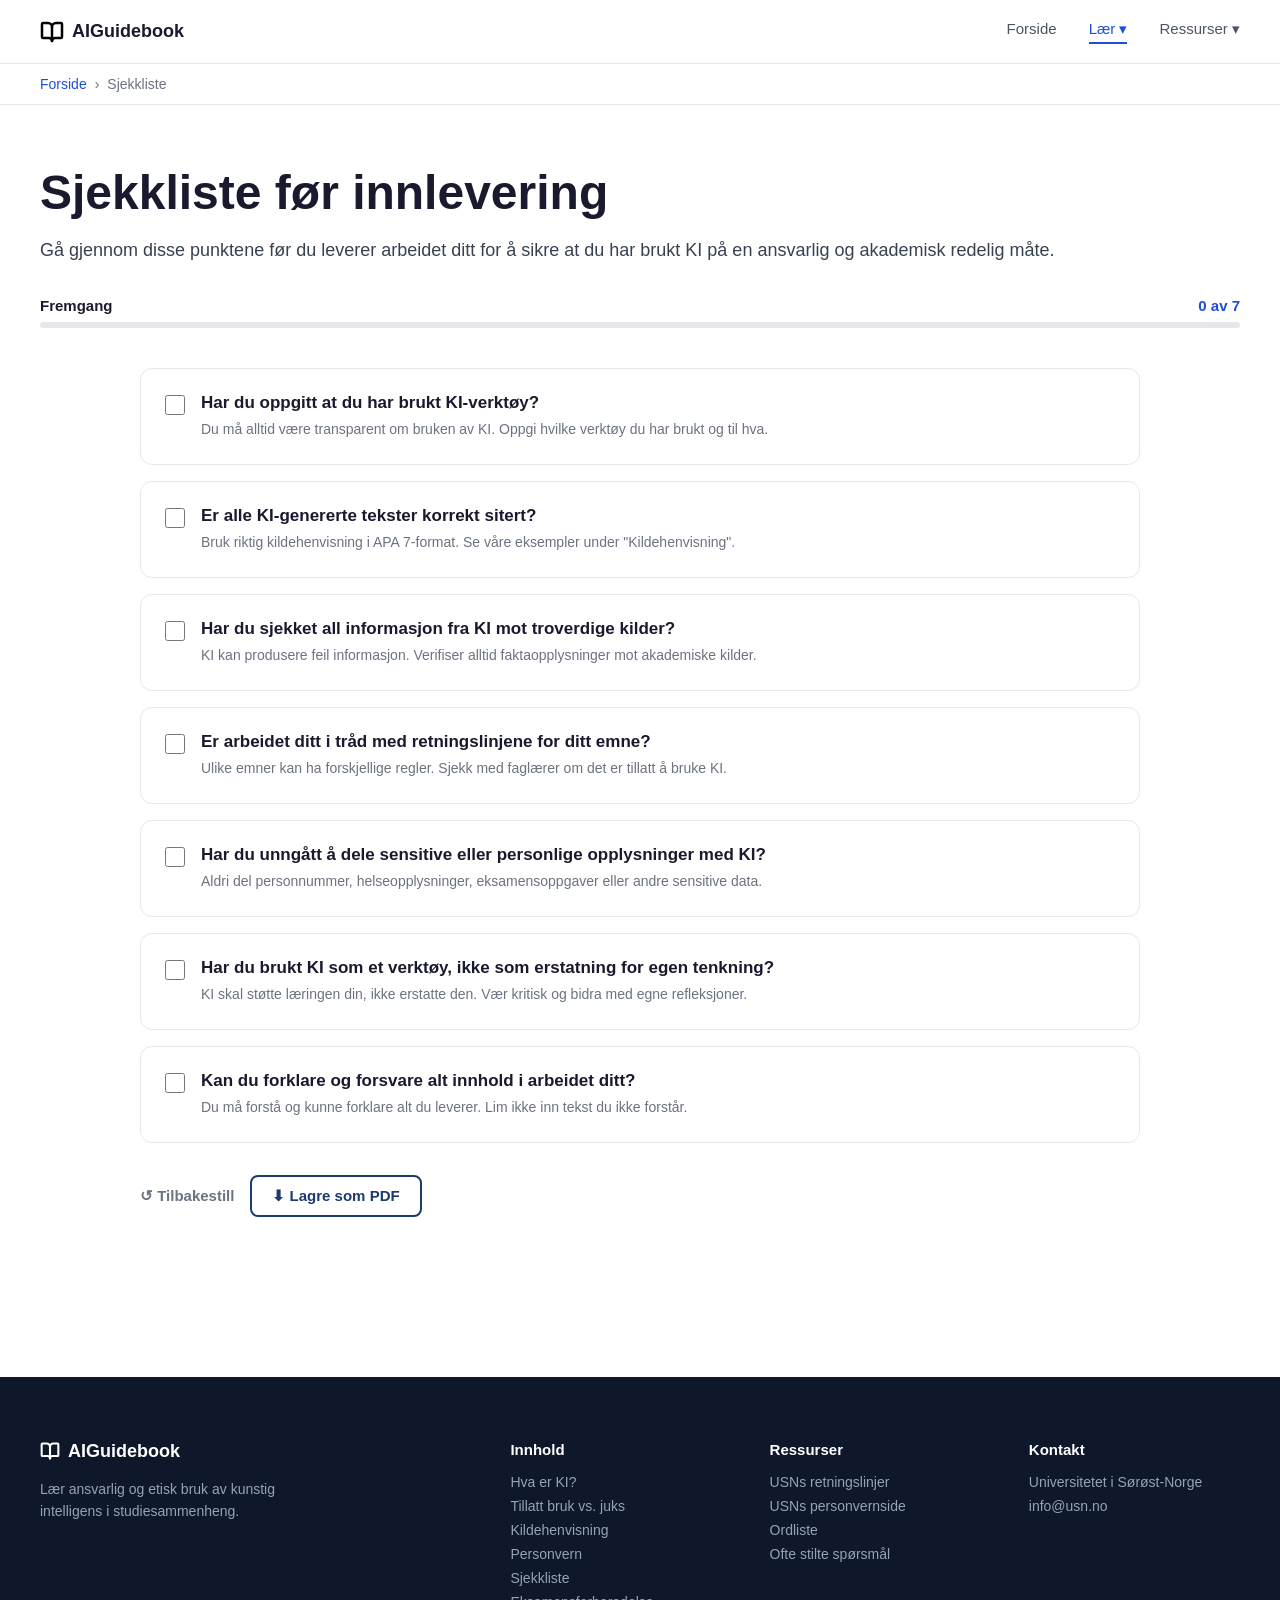
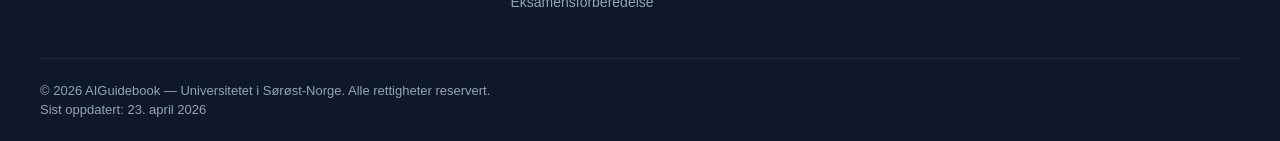
<file: pages/sjekkliste.html>
<!DOCTYPE html>
<html lang="no" class="no-js">
<head>
    <meta charset="UTF-8">
    <meta name="viewport" content="width=device-width, initial-scale=1.0">
    <title>Sjekkliste – AIGuidebook</title>
    <link rel="stylesheet" href="../css/styles.css">
    <script>document.documentElement.classList.remove('no-js')</script>
</head>
<body>

    <!-- NAVIGASJON -->
    <nav class="navbar">
        <div class="navbar-container">
            <a href="../index.html" class="navbar-logo-link" style="text-decoration: none;">
                <div class="navbar-logo">
                    <img src="../icons/book-open-logo.svg" class="icon" alt="">
                    <span class="logo-text">AIGuidebook</span>
                </div>
            </a>

            <ul class="navbar-links">
                <li><a href="../index.html">Forside</a></li>

                <!-- DROPDOWN: LÆR -->
                <li class="dropdown">
                    <button class="dropdown-btn active">Lær ▾</button>
                    <ul class="dropdown-meny">
                        <li><a href="hva-er-ki.html">Hva er KI?</a></li>
                        <li><a href="tillat-bruk.html">Tillatt bruk vs. juks</a></li>
                        <li><a href="kildehenvisning.html">Kildehenvisning</a></li>
                        <li><a href="personvern.html">Personvern</a></li>
                        <li><a href="sjekkliste.html" class="active">Sjekkliste</a></li>
                        <li><a href="eksamen.html">Eksamensforberedelse</a></li>
                    </ul>
                </li>

                <!-- DROPDOWN: RESSURSER -->
                <li class="dropdown">
                    <button class="dropdown-btn">Ressurser ▾</button>
                    <ul class="dropdown-meny">
                        <li><a href="https://www.usn.no/om-usn/regelverk/retningslinjer-for-bruk-av-kunstig-intelligens-ki-ved-eksamen-og-studentoppgaver" target="_blank">USNs retningslinjer</a></li>
                        <li><a href="https://www.usn.no/om-usn/personvern/" target="_blank">USNs personvernside</a></li>
                        <li><a href="ordliste.html">Ordliste</a></li>
                        <li><a href="faq.html">Ofte stilte spørsmål</a></li>
                    </ul>
                </li>
            </ul>

        </div>
    </nav>

       <!-- BRØDSMULESTI (US-NFR07) -->
    <div class="breadcrumb">
        <div class="breadcrumb-container">
            <a href="../index.html">Forside</a>
            <span>›</span>
            <span>Sjekkliste</span>
        </div>
    </div>

    <!-- SIDEOVERSKRIFT -->
    <section class="sjekkliste-header">
        <div class="sjekkliste-header-container">
            <h1>Sjekkliste før innlevering</h1>
            <p>Gå gjennom disse punktene før du leverer arbeidet ditt for å sikre at du har brukt KI på en ansvarlig og akademisk redelig måte.</p>
            
            <!-- FREMGANGSINDIKATOR (US-FR06, US-FR09) -->
            <div class="fremgang">
                <span class="fremgang-label">Fremgang</span>
                <span class="fremgang-teller" id="fremgang-teller">0 av 7</span>
            </div>
            <div class="fremgang-bar">
                <div class="fremgang-bar-fill" id="fremgang-bar-fill"></div>
            </div>
        </div>
    </section>

    <!-- SJEKKLISTE (US-FR06, US-FR09) -->
    <section class="sjekkliste-seksjon">
        <div class="sjekkliste-container">

            <div class="sjekk-element" id="sjekk-1">
                <input type="checkbox" id="punkt-1" onchange="oppdaterFremgang()">
                <label for="punkt-1">
                    <span class="sjekk-tittel">Har du oppgitt at du har brukt KI-verktøy?</span>
                    <span class="sjekk-beskrivelse">Du må alltid være transparent om bruken av KI. Oppgi hvilke verktøy du har brukt og til hva.</span>
                </label>
            </div>

            <div class="sjekk-element" id="sjekk-2">
                <input type="checkbox" id="punkt-2" onchange="oppdaterFremgang()">
                <label for="punkt-2">
                    <span class="sjekk-tittel">Er alle KI-genererte tekster korrekt sitert?</span>
                    <span class="sjekk-beskrivelse">Bruk riktig kildehenvisning i APA 7-format. Se våre eksempler under "Kildehenvisning".</span>
                </label>
            </div>

            <div class="sjekk-element" id="sjekk-3">
                <input type="checkbox" id="punkt-3" onchange="oppdaterFremgang()">
                <label for="punkt-3">
                    <span class="sjekk-tittel">Har du sjekket all informasjon fra KI mot troverdige kilder?</span>
                    <span class="sjekk-beskrivelse">KI kan produsere feil informasjon. Verifiser alltid faktaopplysninger mot akademiske kilder.</span>
                </label>
            </div>

            <div class="sjekk-element" id="sjekk-4">
                <input type="checkbox" id="punkt-4" onchange="oppdaterFremgang()">
                <label for="punkt-4">
                    <span class="sjekk-tittel">Er arbeidet ditt i tråd med retningslinjene for ditt emne?</span>
                    <span class="sjekk-beskrivelse">Ulike emner kan ha forskjellige regler. Sjekk med faglærer om det er tillatt å bruke KI.</span>
                </label>
            </div>

            <div class="sjekk-element" id="sjekk-5">
                <input type="checkbox" id="punkt-5" onchange="oppdaterFremgang()">
                <label for="punkt-5">
                    <span class="sjekk-tittel">Har du unngått å dele sensitive eller personlige opplysninger med KI?</span>
                    <span class="sjekk-beskrivelse">Aldri del personnummer, helseopplysninger, eksamensoppgaver eller andre sensitive data.</span>
                </label>
            </div>

            <div class="sjekk-element" id="sjekk-6">
                <input type="checkbox" id="punkt-6" onchange="oppdaterFremgang()">
                <label for="punkt-6">
                    <span class="sjekk-tittel">Har du brukt KI som et verktøy, ikke som erstatning for egen tenkning?</span>
                    <span class="sjekk-beskrivelse">KI skal støtte læringen din, ikke erstatte den. Vær kritisk og bidra med egne refleksjoner.</span>
                </label>
            </div>

            <div class="sjekk-element" id="sjekk-7">
                <input type="checkbox" id="punkt-7" onchange="oppdaterFremgang()">
                <label for="punkt-7">
                    <span class="sjekk-tittel">Kan du forklare og forsvare alt innhold i arbeidet ditt?</span>
                    <span class="sjekk-beskrivelse">Du må forstå og kunne forklare alt du leverer. Lim ikke inn tekst du ikke forstår.</span>
                </label>
            </div>

            <!-- HANDLINGSKNAPPER -->
            <div class="sjekkliste-knapper">
                <button class="btn-tilbakestill" onclick="tilbakestill()">
                    ↺ Tilbakestill
                </button>
                <button class="btn-pdf" onclick="lagreSomPDF()">
                    ⬇ Lagre som PDF
                </button>
            </div>

        </div>
    </section>

<!-- BUNNTEKST -->
    <footer class="footer">
        <div class="footer-container">
            <div class="footer-brand">
                <div class="footer-logo">
                    <img src="../icons/book-open-logo.svg" class="icon" alt="">
                    <span class="logo-text">AIGuidebook</span>
                </div>
                <p>Lær ansvarlig og etisk bruk av kunstig intelligens i studiesammenheng.</p>
            </div>
            <div class="footer-column">
                <h4>Innhold</h4>
                <ul>
                    <li><a href="hva-er-ki.html">Hva er KI?</a></li>
                    <li><a href="tillat-bruk.html">Tillatt bruk vs. juks</a></li>
                    <li><a href="kildehenvisning.html">Kildehenvisning</a></li>
                    <li><a href="personvern.html">Personvern</a></li>
                    <li><a href="sjekkliste.html">Sjekkliste</a></li>
                    <li><a href="eksamen.html">Eksamensforberedelse</a></li>
                </ul>
            </div>
            <div class="footer-column">
                <h4>Ressurser</h4>
                <ul>
                    <li><a href="https://www.usn.no/om-usn/regelverk/retningslinjer-for-bruk-av-kunstig-intelligens-ki-ved-eksamen-og-studentoppgaver" target="_blank">USNs retningslinjer</a></li>
                    <li><a href="https://www.usn.no/om-usn/personvern/" target="_blank">USNs personvernside</a></li>
                    <li><a href="ordliste.html">Ordliste</a></li>
                    <li><a href="faq.html">Ofte stilte spørsmål</a></li>
                </ul>
            </div>
            <div class="footer-column">
                <h4>Kontakt</h4>
                <ul>
                    <li>Universitetet i Sørøst-Norge</li>
                    <li><a href="mailto:info@usn.no">info@usn.no</a></li>
                </ul>
            </div>
        </div>
        <div class="footer-bottom">
            <p>© 2026 AIGuidebook — Universitetet i Sørøst-Norge. Alle rettigheter reservert.</p>
            <p class="sist-oppdatert-footer">Sist oppdatert: 23. april 2026</p>
        </div>
    </footer>
    <script src="../js/main.js"></script>
</body>
</html>
</file>
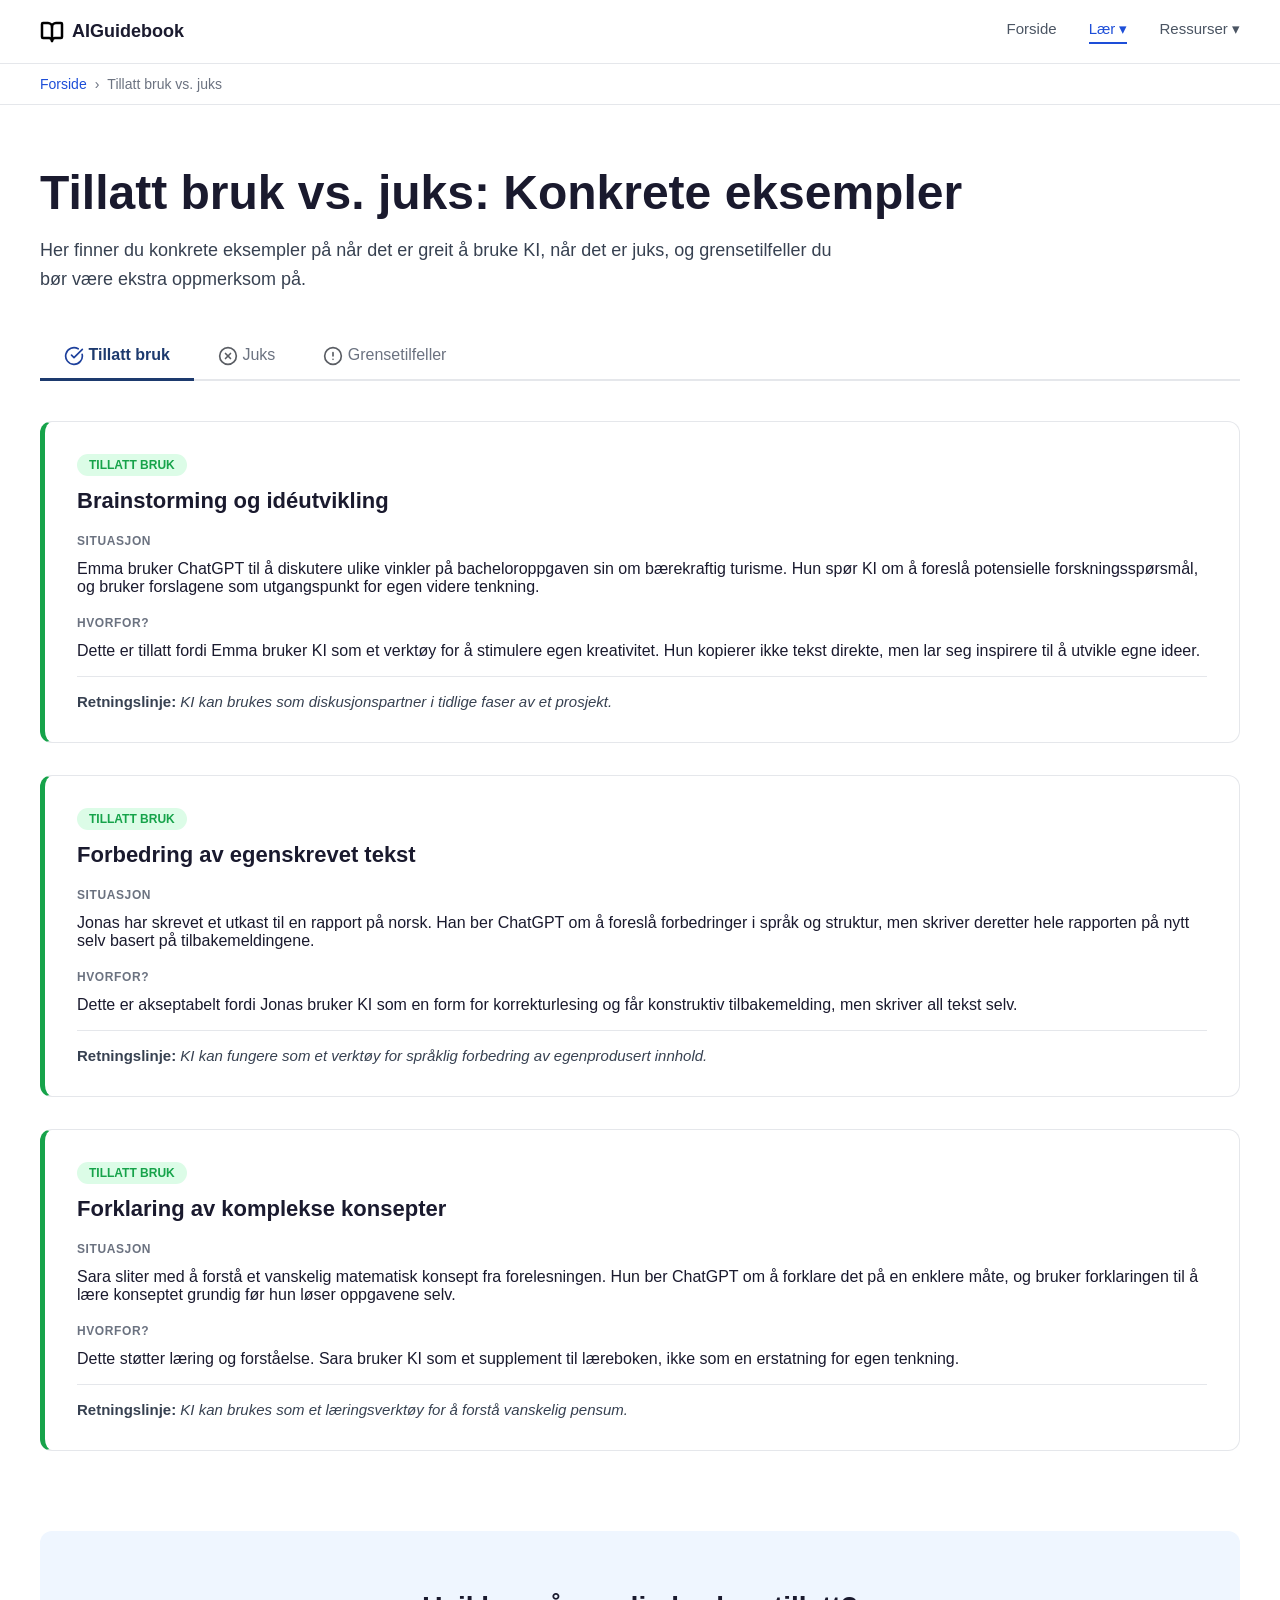
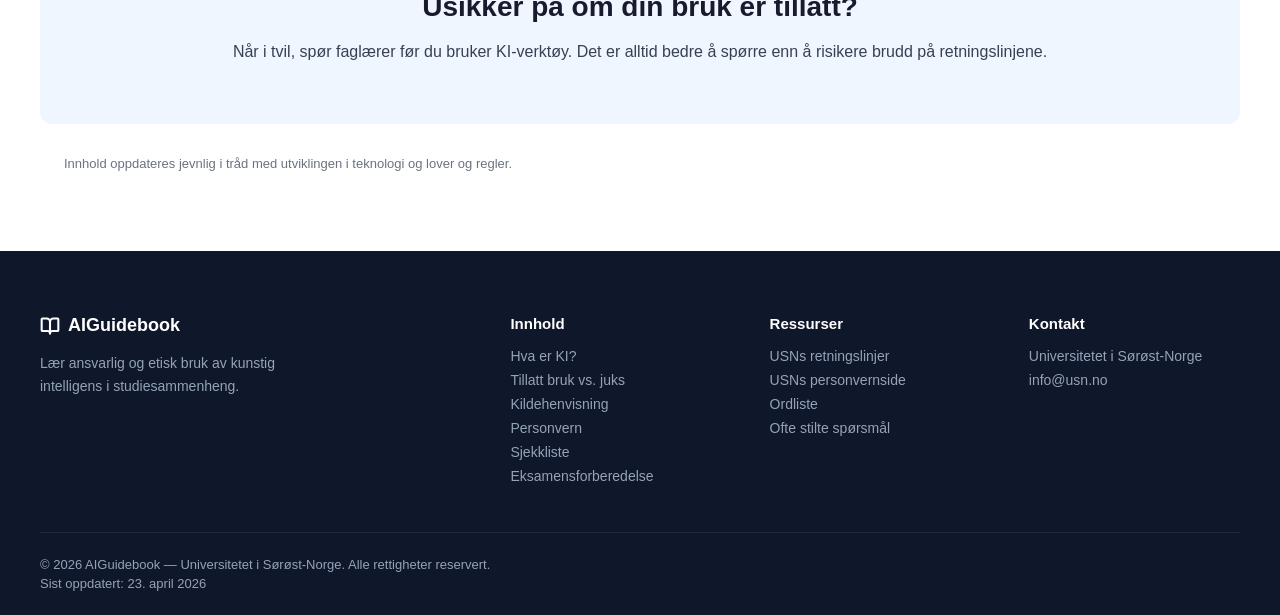
<file: pages/tillat-bruk.html>
<!DOCTYPE html>
<html lang="no" class="no-js">
<head>
    <meta charset="UTF-8">
    <meta name="viewport" content="width=device-width, initial-scale=1.0">
    <title>Læring – AIGuidebook</title>
    <link rel="stylesheet" href="../css/styles.css">
    <script>document.documentElement.classList.remove('no-js')</script>
</head>
<body>

    <!-- NAVIGASJON -->
    <nav class="navbar">
        <div class="navbar-container">
            <a href="../index.html" class="navbar-logo-link" style="text-decoration: none;">
                <div class="navbar-logo">
                    <img src="../icons/book-open-logo.svg" class="icon" alt="">
                    <span class="logo-text">AIGuidebook</span>
                </div>
            </a>

            <ul class="navbar-links">
                <li><a href="../index.html">Forside</a></li>

                <!-- DROPDOWN: LÆR -->
                <li class="dropdown">
                    <button class="dropdown-btn active">Lær ▾</button>
                    <ul class="dropdown-meny">
                        <li><a href="hva-er-ki.html">Hva er KI?</a></li>
                        <li><a href="tillat-bruk.html" class="active">Tillatt bruk vs. juks</a></li>
                        <li><a href="kildehenvisning.html">Kildehenvisning</a></li>
                        <li><a href="personvern.html">Personvern</a></li>
                        <li><a href="sjekkliste.html">Sjekkliste</a></li>
                        <li><a href="eksamen.html">Eksamensforberedelse</a></li>
                    </ul>
                </li>

                <!-- DROPDOWN: RESSURSER -->
                <li class="dropdown">
                    <button class="dropdown-btn">Ressurser ▾</button>
                    <ul class="dropdown-meny">
                        <li><a href="https://www.usn.no/om-usn/regelverk/retningslinjer-for-bruk-av-kunstig-intelligens-ki-ved-eksamen-og-studentoppgaver" target="_blank">USNs retningslinjer</a></li>
                        <li><a href="https://www.usn.no/om-usn/personvern/" target="_blank">USNs personvernside</a></li>
                        <li><a href="ordliste.html">Ordliste</a></li>
                        <li><a href="faq.html">Ofte stilte spørsmål</a></li>
                    </ul>
                </li>
            </ul>

        </div>
    </nav>

    <!-- BRØDSMULESTI (US-NFR07) -->
    <div class="breadcrumb">
        <div class="breadcrumb-container">
            <a href="../index.html">Forside</a>
            <span>›</span>
            <span>Tillatt bruk vs. juks</span>
        </div>
    </div>

    <!-- SIDEOVERSKRIFT -->
    <section class="page-header">
        <div class="page-header-container">
            <h1>Tillatt bruk vs. juks: Konkrete eksempler</h1>
            <p>Her finner du konkrete eksempler på når det er greit å bruke KI, når det er juks, og grensetilfeller du bør være ekstra oppmerksom på.</p>
        </div>
    </section>

    <!-- FANER OG INNHOLD (US-FR01, US-FR02) -->
    <section class="tabs-section">
        <div class="tabs-container">

            <!-- FANEKNAPPER -->
            <div class="tabs">
                <button class="tab-btn active" onclick="visTab('tillatt')">
                    <!-- ✅ Tillatt bruk -->
                    <img src="../icons/circle-check.svg" class="icon" alt=""> Tillatt bruk
                </button>
                <button class="tab-btn" onclick="visTab('juks')">
                    <!--❌ Juks -->
                    <img src="../icons/circle-x.svg" class="icon" alt=""> Juks
                </button>
                <button class="tab-btn" onclick="visTab('grense')">
                    <!-- ⚠️Grensetilfeller -->                    
                    <img src="../icons/circle-alert.svg" class="icon" alt=""> Grensetilfeller
                </button>
            </div>

            <!-- TILLATT BRUK -->
            <div id="tillatt" class="tab-innhold aktiv">

                <div class="scenario-kort tillatt">
                    <span class="scenario-merke merke-tillatt">TILLATT BRUK</span>
                    <h2>Brainstorming og idéutvikling</h2>
                    <p class="scenario-label">SITUASJON</p>
                    <p>Emma bruker ChatGPT til å diskutere ulike vinkler på bacheloroppgaven sin om bærekraftig turisme. Hun spør KI om å foreslå potensielle forskningsspørsmål, og bruker forslagene som utgangspunkt for egen videre tenkning.</p>
                    <p class="scenario-label">HVORFOR?</p>
                    <p>Dette er tillatt fordi Emma bruker KI som et verktøy for å stimulere egen kreativitet. Hun kopierer ikke tekst direkte, men lar seg inspirere til å utvikle egne ideer.</p>
                    <hr>
                    <p class="retningslinje"><strong>Retningslinje:</strong> <em>KI kan brukes som diskusjonspartner i tidlige faser av et prosjekt.</em></p>
                </div>

                <div class="scenario-kort tillatt">
                    <span class="scenario-merke merke-tillatt">TILLATT BRUK</span>
                    <h2>Forbedring av egenskrevet tekst</h2>
                    <p class="scenario-label">SITUASJON</p>
                    <p>Jonas har skrevet et utkast til en rapport på norsk. Han ber ChatGPT om å foreslå forbedringer i språk og struktur, men skriver deretter hele rapporten på nytt selv basert på tilbakemeldingene.</p>
                    <p class="scenario-label">HVORFOR?</p>
                    <p>Dette er akseptabelt fordi Jonas bruker KI som en form for korrekturlesing og får konstruktiv tilbakemelding, men skriver all tekst selv.</p>
                    <hr>
                    <p class="retningslinje"><strong>Retningslinje:</strong> <em>KI kan fungere som et verktøy for språklig forbedring av egenprodusert innhold.</em></p>
                </div>

                <div class="scenario-kort tillatt">
                    <span class="scenario-merke merke-tillatt">TILLATT BRUK</span>
                    <h2>Forklaring av komplekse konsepter</h2>
                    <p class="scenario-label">SITUASJON</p>
                    <p>Sara sliter med å forstå et vanskelig matematisk konsept fra forelesningen. Hun ber ChatGPT om å forklare det på en enklere måte, og bruker forklaringen til å lære konseptet grundig før hun løser oppgavene selv.</p>
                    <p class="scenario-label">HVORFOR?</p>
                    <p>Dette støtter læring og forståelse. Sara bruker KI som et supplement til læreboken, ikke som en erstatning for egen tenkning.</p>
                    <hr>
                    <p class="retningslinje"><strong>Retningslinje:</strong> <em>KI kan brukes som et læringsverktøy for å forstå vanskelig pensum.</em></p>
                </div>

            </div>

            <!-- JUKS -->
            <div id="juks" class="tab-innhold">

                <div class="scenario-kort juks">
                    <span class="scenario-merke merke-juks">JUKS</span>
                    <h2>Direkte kopiering av KI-generert tekst</h2>
                    <p class="scenario-label">SITUASJON</p>
                    <p>Markus ber ChatGPT om å skrive en hel essay om klimaendringer. Han kopierer teksten direkte inn i dokumentet sitt og leverer den som sitt eget arbeid uten å oppgi kilden.</p>
                    <p class="scenario-label">HVORFOR?</p>
                    <p>Dette er juks og plagiat. Markus utgir KI-generert innhold som sitt eget arbeid, noe som bryter med akademisk redelighet.</p>
                    <hr>
                    <p class="retningslinje"><strong>Retningslinje:</strong> <em>Du kan ikke levere KI-generert tekst som ditt eget arbeid.</em></p>
                </div>

                <div class="scenario-kort juks">
                    <span class="scenario-merke merke-juks">JUKS</span>
                    <h2>Løsning av eksamensoppgaver</h2>
                    <p class="scenario-label">SITUASJON</p>
                    <p>Under en hjemmeeksamen bruker Lisa ChatGPT til å løse matematikkoppgaver. Hun legger inn oppgaveteksten og kopierer løsningene direkte inn i besvarelsen sin.</p>
                    <p class="scenario-label">HVORFOR?</p>
                    <p>Dette er klart juks. Eksamener skal teste din kompetanse, ikke KI-verktøyets evner. Det er også ofte eksplisitt forbudt i eksamensreglementet.</p>
                    <hr>
                    <p class="retningslinje"><strong>Retningslinje:</strong> <em>Bruk av KI under eksamen er forbudt med mindre det er eksplisitt tillatt.</em></p>
                </div>

                <div class="scenario-kort juks">
                    <span class="scenario-merke merke-juks">JUKS</span>
                    <h2>Deling av konfidensielle oppgaver</h2>
                    <p class="scenario-label">SITUASJON</p>
                    <p>Ola laster opp en hel eksamensoppgave med sensitiv informasjon til ChatGPT for å få hjelp til løsningen.</p>
                    <p class="scenario-label">HVORFOR?</p>
                    <p>Dette bryter både med akademisk redelighet og personvernregler. Eksamensoppgaver kan inneholde konfidensielt materiale, og du har ikke lov til å dele dem med tredjepart.</p>
                    <hr>
                    <p class="retningslinje"><strong>Retningslinje:</strong> <em>Del aldri eksamensoppgaver, persondata eller sensitiv informasjon med KI-verktøy.</em></p>
                </div>

            </div>

            <!-- GRENSETILFELLER -->
            <div id="grense" class="tab-innhold">

                <div class="scenario-kort grense">
                    <span class="scenario-merke merke-grense">GRENSETILFELLER</span>
                    <h2>Oversettelse av tekst</h2>
                    <p class="scenario-label">SITUASJON</p>
                    <p>Nina har funnet relevante engelske forskningsartikler og bruker ChatGPT til å oversette dem til norsk for å forstå innholdet bedre.</p>
                    <p class="scenario-label">HVORFOR?</p>
                    <p>Dette kan være greit hvis formålet er forståelse, men vær forsiktig: du må alltid referere til originalkildene, ikke oversettelsene. Snakk med faglærer om dette er akseptabelt.</p>
                    <hr>
                    <p class="retningslinje"><strong>Retningslinje:</strong> <em>Sjekk med faglærer om oversettelse med KI er tillatt i ditt emne.</em></p>
                </div>

                <div class="scenario-kort grense">
                    <span class="scenario-merke merke-grense">GRENSETILFELLER</span>
                    <h2>Strukturering av notater</h2>
                    <p class="scenario-label">SITUASJON</p>
                    <p>Thomas har tatt omfattende notater fra forelesninger og ber ChatGPT om å organisere dem i en logisk struktur med overskrifter og underpunkter.</p>
                    <p class="scenario-label">HVORFOR?</p>
                    <p>Dette kan være greit hvis notatene er dine egne og du bruker KI bare til å forbedre strukturen. Men vær oppmerksom på at KI ikke skal skrive ny tekst for deg.</p>
                    <hr>
                    <p class="retningslinje"><strong>Retningslinje:</strong> <em>KI kan hjelpe med å organisere egenprodusert innhold, men må brukes transparent.</em></p>
                </div>

                <div class="scenario-kort grense">
                    <span class="scenario-merke merke-grense">GRENSETILFELLER</span>
                    <h2>Kodeskriving i programmeringsoppgaver</h2>
                    <p class="scenario-label">SITUASJON</p>
                    <p>Kari bruker GitHub Copilot til å få forslag til kodesnutter mens hun jobber med en programmering-innlevering.</p>
                    <p class="scenario-label">HVORFOR?</p>
                    <p>Dette avhenger av emnets retningslinjer. Noen emner tillater bruk av kodeverktøy, mens andre forbyr det. Spør alltid faglærer først.</p>
                    <hr>
                    <p class="retningslinje"><strong>Retningslinje:</strong> <em>Retningslinjene for KI-verktøy i koding varierer mellom emner — spør din faglærer.</em></p>
                </div>

            </div>

        </div>
    </section>

    <!-- USIKKER-BANNER -->
    <section class="usikker-banner">
        <div class="usikker-container">
            <h2>Usikker på om din bruk er tillatt?</h2>
            <p>Når i tvil, spør faglærer før du bruker KI-verktøy. Det er alltid bedre å spørre enn å risikere brudd på retningslinjene.</p>
        </div>
    </section>
    <p class="sist-oppdatert" style="max-width: 1200px; margin: -48px auto 48px; padding: 0 24px;">
        Innhold oppdateres jevnlig i tråd med utviklingen i teknologi og lover og regler.
    </p>

    <!-- BUNNTEKST -->
    <footer class="footer">
        <div class="footer-container">
            <div class="footer-brand">
                <div class="footer-logo">
                    <img src="../icons/book-open-logo.svg" class="icon" alt="">
                    <span class="logo-text">AIGuidebook</span>
                </div>
                <p>Lær ansvarlig og etisk bruk av kunstig intelligens i studiesammenheng.</p>
            </div>
            <div class="footer-column">
                <h4>Innhold</h4>
                <ul>
                    <li><a href="hva-er-ki.html">Hva er KI?</a></li>
                    <li><a href="tillat-bruk.html">Tillatt bruk vs. juks</a></li>
                    <li><a href="kildehenvisning.html">Kildehenvisning</a></li>
                    <li><a href="personvern.html">Personvern</a></li>
                    <li><a href="sjekkliste.html">Sjekkliste</a></li>
                    <li><a href="eksamen.html">Eksamensforberedelse</a></li>
                </ul>
            </div>
            <div class="footer-column">
                <h4>Ressurser</h4>
                <ul>
                    <li><a href="https://www.usn.no/om-usn/regelverk/retningslinjer-for-bruk-av-kunstig-intelligens-ki-ved-eksamen-og-studentoppgaver" target="_blank">USNs retningslinjer</a></li>
                    <li><a href="https://www.usn.no/om-usn/personvern/" target="_blank">USNs personvernside</a></li>
                    <li><a href="ordliste.html">Ordliste</a></li>
                    <li><a href="faq.html">Ofte stilte spørsmål</a></li>
                </ul>
            </div>
            <div class="footer-column">
                <h4>Kontakt</h4>
                <ul>
                    <li>Universitetet i Sørøst-Norge</li>
                    <li><a href="mailto:info@usn.no">info@usn.no</a></li>
                </ul>
            </div>
        </div>
        <div class="footer-bottom">
            <p>© 2026 AIGuidebook — Universitetet i Sørøst-Norge. Alle rettigheter reservert.</p>
            <p class="sist-oppdatert-footer">Sist oppdatert: 23. april 2026</p>
        </div>
    </footer>
    <script src="../js/main.js"></script>
</body>
</html>
</file>
<file: css/styles.css>
/* TILBAKESTILLING OG BASE */
* {
    margin: 0;
    padding: 0;
    box-sizing: border-box;
}

body {
    font-family: 'Segoe UI', sans-serif;
    color: #1a1a2e;
    animation: fadeIn 0.6s ease;
}

/* NAVBAR */
.navbar {
    background-color: white;
    border-bottom: 1px solid #e5e7eb;
    padding: 0 40px;
    height: 64px;
    position: sticky;
    top: 0;
    z-index: 100;
}

.navbar-container {
    max-width: 1400px;
    margin: 0 auto;
    height: 100%;
    display: flex;
    align-items: center;
    justify-content: space-between;
}

.navbar-logo {
    display: flex;
    align-items: center;
    gap: 8px;
    font-weight: 700;
    font-size: 18px;
    color: #1a1a2e;
}

.navbar-logo img {
    width: 24px;
    height: 24px;
    stroke-width: 2.5;
}

.navbar-links {
    display: flex;
    list-style: none;
    gap: 32px;
}

.navbar-links a {
    text-decoration: none;
    color: #4b5563;
    font-size: 15px;
    font-weight: 500;
}

.navbar-links a.active {
    color: #1d4ed8;
    border-bottom: 2px solid #1d4ed8;
    padding-bottom: 4px;
}

.navbar-links a:hover {
    color: #1d4ed8;
}

/* PRIMÆRKNAPP */
.btn-primary {
    background-color: #1d3a6e;
    color: white;
    border: none;
    padding: 10px 20px;
    border-radius: 8px;
    font-size: 15px;
    font-weight: 600;
    cursor: pointer;
}

.btn-primary:hover {
    background-color: #1e40af;
}

/* SEKUNDÆRKNAPP */
.btn-secondary {
    background-color: transparent;
    color: #1d3a6e;
    border: 2px solid #1d3a6e;
    padding: 10px 20px;
    border-radius: 8px;
    font-size: 15px;
    font-weight: 600;
    cursor: pointer;
}

.btn-secondary:hover {
    background-color: #1d3a6e;
    color: white;
}

/* HERO */
.hero {
    background-color: #e8f0fb;
    padding: 80px 40px;
}

.hero-container {
    max-width: 1400px;
    margin: 0 auto;
    display: flex;
    align-items: center;
    justify-content: space-between;
    gap: 40px;
}

.hero-text {
    max-width: 580px;
}

.hero-text h1 {
    font-size: 48px;
    font-weight: 800;
    color: #1a1a2e;
    line-height: 1.2;
    margin-bottom: 20px;
}

.hero-text p {
    font-size: 18px;
    color: #374151;
    line-height: 1.6;
    margin-bottom: 32px;
}

.hero-buttons {
    display: flex;
    gap: 16px;
}

.hero-icons {
    display: flex;
    flex-direction: column;
    gap: 16px;
}

.hero-icon {
    width: 80px;
    height: 80px;
    border-radius: 16px;
    display: flex;
    align-items: center;
    justify-content: center;
    font-size: 32px;
}

.icon-dark {
    background-color: #1d3a6e;
}

.icon-blue {
    background-color: #3b82f6;
}

/* HERO - IKONER ROTASJON OG DEGRADÉ */
.hero {
    background: linear-gradient(180deg, #dce8f8 0%, #ffffff 100%);
}

.hero-icons .hero-icon:nth-child(1) { 
    background-color: #1e3799;
    width: 80px;
    height: 80px;
    transform: rotate(-8deg);
}

.hero-icons .hero-icon:nth-child(2) { 
    background-color: #3b82f6;
    width: 68px;
    height: 68px;
    transform: rotate(4deg);
}

.hero-icons .hero-icon:nth-child(3) { 
    background-color: #1e3a5f;
    width: 80px;
    height: 80px;
    transform: rotate(-6deg);
}

/* IKONOGRAFIK - GENERELLE IKONER */
.icon {
    width: 20px;
    height: 20px;
    display: inline-block;
    vertical-align: middle;
    flex-shrink: 0;
}

.icon-lg {
    width: 32px;
    height: 32px;
}

.icon-xl {
    width: 48px;
    height: 48px;
}

.card-icon img {
    filter: invert(27%) sepia(89%) saturate(1200%) hue-rotate(210deg) brightness(90%);
}

.alert-icon img {
    filter: invert(27%) sepia(89%) saturate(800%) hue-rotate(330deg) brightness(80%);
}

.footer-logo img {
    filter: invert(1);
}

/* TAB IKONER */
.tab-btn img {
    filter: invert(40%) sepia(5%) saturate(500%) hue-rotate(180deg) brightness(90%);
}

.tab-btn.active img {
    filter: invert(20%) sepia(90%) saturate(1500%) hue-rotate(210deg) brightness(90%);
}

.ki-type-ikon img,
.ki-verktoy-ikon img,
.verifisering-ikon img {
    filter: invert(20%) sepia(90%) saturate(1500%) hue-rotate(210deg) brightness(90%);
}

.forbudt-tittel img {
    filter: invert(20%) sepia(90%) saturate(2000%) hue-rotate(340deg) brightness(80%);
}

.sidebar-boks a img {
    filter: invert(20%) sepia(90%) saturate(1500%) hue-rotate(210deg) brightness(90%);
    vertical-align: middle;
    margin-right: 4px;
}

.trygg-ok img {
    filter: invert(35%) sepia(80%) saturate(800%) hue-rotate(100deg) brightness(90%);
    vertical-align: middle;
    margin-right: 4px;
}

.trygg-feil img {
    filter: invert(20%) sepia(90%) saturate(2000%) hue-rotate(340deg) brightness(80%);
    vertical-align: middle;
    margin-right: 4px;
}

.viktig-tittel img {
    filter: invert(60%) sepia(80%) saturate(800%) hue-rotate(10deg) brightness(90%);
}

.scenario-konsekvens img {
    filter: invert(60%) sepia(80%) saturate(800%) hue-rotate(10deg) brightness(90%);
    vertical-align: middle;
    margin-right: 4px;
}

/* PERSONVERNVARSEL (US-NFR12) */
.alert-banner {
    background-color: #fef2f2;
    border: 1px solid #fecaca;
    border-left: 4px solid #ef4444;
    padding: 16px 24px;
    display: flex;
    align-items: center;
    gap: 12px;
    max-width: 1200px;
    margin: 24px auto;
    border-radius: 8px;
}

.alert-icon {
    font-size: 20px;
    flex-shrink: 0;
}

.alert-banner p {
    font-size: 15px;
    color: #374151;
    line-height: 1.5;
}

.alert-banner strong {
    color: #991b1b;
}

/* LÆRINGSKORT */
.cards-section {
    padding: 80px 40px;
    background-color: white;
}

.cards-container {
    max-width: 1400px;
    margin: 0 auto;
}

.cards-container h2 {
    font-size: 36px;
    font-weight: 800;
    color: #1a1a2e;
    text-align: center;
    margin-bottom: 48px;
}

.cards-grid {
    display: grid;
    grid-template-columns: repeat(3, 1fr);
    gap: 24px;
}

.card {
    border: 1px solid #e5e7eb;
    border-radius: 12px;
    padding: 28px;
    display: flex;
    flex-direction: column;
    gap: 12px;
}

.card:hover {
    box-shadow: 0 4px 12px rgba(0, 0, 0, 0.08);
}

.card-icon {
    font-size: 28px;
    color: #1d4ed8;
}

.card h3 {
    font-size: 18px;
    font-weight: 700;
    color: #1a1a2e;
}

.card p {
    font-size: 15px;
    color: #4b5563;
    line-height: 1.6;
    flex-grow: 1;
}

.card a {
    color: #1d4ed8;
    text-decoration: none;
    font-weight: 600;
    font-size: 15px;
}

.card a:hover {
    text-decoration: underline;
}

/* BUNNTEKST */
.footer {
    background-color: #0f172a;
    color: #e2e8f0;
    padding: 64px 40px 0;
    margin-top: 80px;
}

.footer-container {
    max-width: 1400px;
    margin: 0 auto;
    display: grid;
    grid-template-columns: 2fr 1fr 1fr 1fr;
    gap: 48px;
    padding-bottom: 48px;
    border-bottom: 1px solid #1e293b;
}

.footer-brand .footer-logo {
    display: flex;
    align-items: center;
    gap: 8px;
    font-weight: 700;
    font-size: 18px;
    color: white;
    margin-bottom: 16px;
}

.footer-brand p {
    font-size: 14px;
    color: #94a3b8;
    line-height: 1.6;
    max-width: 240px;
}

.footer-column h4 {
    font-size: 15px;
    font-weight: 700;
    color: white;
    margin-bottom: 16px;
}

.footer-column ul {
    list-style: none;
    display: flex;
    flex-direction: column;
    gap: 8px;
}

.footer-column ul li {
    font-size: 14px;
    color: #94a3b8;
}

.footer-column ul a {
    color: #94a3b8;
    text-decoration: none;
}

.footer-column ul a:hover {
    color: white;
}

.footer-bottom {
    max-width: 1200px;
    margin: 0 auto;
    padding: 24px 0;
}

.footer-bottom p {
    font-size: 13px;
    color: #94a3b8;
}

/* SIST OPPDATERT I FOOTER (US-NFR02) */
.sist-oppdatert-footer {
    font-size: 12px;
    color: #94a3b8;
    margin-top: 4px;
}

/* SIDEOVERSKRIFT */
.page-header {
    padding: 60px 40px 40px;
    background-color: white;
}

.page-header-container {
    max-width: 1300px;
    margin: 0 auto;
}

.page-header h1 {
    font-size: 48px;
    font-weight: 800;
    color: #1a1a2e;
    margin-bottom: 16px;
}

.page-header p {
    font-size: 18px;
    color: #374151;
    line-height: 1.6;
    max-width: 800px;
}

/* FANER (US-FR01, US-FR02) */
.tabs-section {
    padding: 0 40px 80px;
    background-color: white;
}

.tabs-container {
    max-width: 1300px;
    margin: 0 auto;
}

.tabs {
    display: flex;
    gap: 0;
    border-bottom: 2px solid #e5e7eb;
    margin-bottom: 40px;
}

.tab-btn {
    background: none;
    border: none;
    padding: 12px 24px;
    font-size: 16px;
    font-weight: 500;
    color: #6b7280;
    cursor: pointer;
    border-bottom: 3px solid transparent;
    margin-bottom: -2px;
}

.tab-btn:hover {
    color: #1d3a6e;
}

.tab-btn.active {
    color: #1d3a6e;
    border-bottom: 3px solid #1d3a6e;
    font-weight: 700;
}

/* FANEINNHOLD */
.tab-innhold {
    display: none;
    flex-direction: column;
    gap: 32px;
}

.tab-innhold.aktiv {
    display: flex;
}

/* SCENARIOKORT */
.scenario-kort {
    border: 1px solid #e5e7eb;
    border-radius: 12px;
    padding: 32px;
    border-left: 5px solid;
    display: flex;
    flex-direction: column;
    gap: 12px;
}

.scenario-kort.tillatt {
    border-left-color: #16a34a;
}

.scenario-kort.juks {
    border-left-color: #dc2626;
}

.scenario-kort.grense {
    border-left-color: #d97706;
}

.scenario-kort h2 {
    font-size: 22px;
    font-weight: 700;
    color: #1a1a2e;
}

.scenario-kort hr {
    border: none;
    border-top: 1px solid #e5e7eb;
    margin: 4px 0;
}

.scenario-merke {
    display: inline-block;
    padding: 4px 12px;
    border-radius: 20px;
    font-size: 12px;
    font-weight: 700;
    width: fit-content;
}

.merke-tillatt {
    background-color: #dcfce7;
    color: #16a34a;
}

.merke-juks {
    background-color: #fee2e2;
    color: #dc2626;
}

.merke-grense {
    background-color: #fef9c3;
    color: #d97706;
}

.scenario-label {
    font-size: 12px;
    font-weight: 700;
    color: #6b7280;
    letter-spacing: 0.05em;
    margin-top: 8px;
}

.retningslinje {
    font-size: 15px;
    color: #374151;
}

/* USIKKER-BANNER */
.usikker-banner {
    padding: 0 24px 80px;
    background-color: white;
}

.usikker-container {
    max-width: 1200px;
    margin: 0 auto;
    background-color: #eff6ff;
    border-radius: 12px;
    padding: 60px;
    text-align: center;
    display: flex;
    flex-direction: column;
    align-items: center;
    gap: 16px;
}

.usikker-container h2 {
    font-size: 28px;
    font-weight: 800;
    color: #1a1a2e;
}

.usikker-container p {
    font-size: 16px;
    color: #374151;
    line-height: 1.6;
}

/* FALLBACK UTEN JAVASCRIPT (US-NFR13) */
.tab-innhold {
    display: none;
}

.tab-innhold.aktiv {
    display: flex;
}

.no-js .tab-innhold {
    display: flex;
}

.no-js .tabs {
    display: none;
}

/* MELLOMROM MELLOM FANER UTEN JAVASCRIPT (US-NFR13) */
.no-js .tab-innhold + .tab-innhold {
    margin-top: 48px;
    padding-top: 48px;
    border-top: 2px solid #e5e7eb;
}

/* BRØDSMULESTI (US-NFR07) */
.breadcrumb {
    padding: 12px 40px;
    background-color: white;
    border-bottom: 1px solid #e5e7eb;
}

.breadcrumb-container {
    max-width: 1300px;
    margin: 0 auto;
    display: flex;
    align-items: center;
    gap: 8px;
    font-size: 14px;
    color: #6b7280;
}

.breadcrumb-container a {
    color: #1d4ed8;
    text-decoration: none;
}

.breadcrumb-container a:hover {
    text-decoration: underline;
}

/* SIDE-LAYOUT MED SIDEBAR */
.side-layout {
    padding: 48px 24px 80px;
    background-color: white;
}

.side-layout-container {
    max-width: 1300px;
    margin: 0 auto;
    display: grid;
    grid-template-columns: 1fr 300px;
    gap: 48px;
    align-items: start;
}

.side-main {
    display: flex;
    flex-direction: column;
    gap: 32px;
    min-width: 0;
    overflow: hidden;
}

.kilde-eksempel {
    border: 1px solid #e5e7eb;
    border-radius: 12px;
    padding: 24px;
    margin-bottom: 16px;
    display: flex;
    flex-direction: column;
    gap: 12px;
    min-width: 0;
    overflow: hidden;
}

.kode-blokk {
    background-color: #1e293b;
    border-radius: 8px;
    padding: 16px;
    display: flex;
    align-items: flex-start;
    gap: 16px;
    min-width: 0;
    overflow: hidden;
}

.kode-blokk code {
    font-family: 'Courier New', monospace;
    font-size: 13px;
    color: #e2e8f0;
    white-space: nowrap;
    overflow-x: scroll;
    display: block;
    min-width: 0;
    flex: 1;
}

.kopier-knapp {
    background-color: #334155;
    color: #e2e8f0;
    border: none;
    padding: 6px 12px;
    border-radius: 6px;
    font-size: 13px;
    cursor: pointer;
    white-space: nowrap;
    flex-shrink: 0;
}

.kopier-knapp:hover {
    background-color: #475569;
}

.kopier-knapp.kopiert {
    background-color: #16a34a;
    color: white;
}

/* VIKTIG-BOKS */
.viktig-boks {
    background-color: #eff6ff;
    border-left: 4px solid #1d4ed8;
    border-radius: 8px;
    padding: 24px;
    display: flex;
    flex-direction: column;
    gap: 16px;
}

.viktig-tittel {
    display: flex;
    align-items: center;
    gap: 10px;
}

.viktig-tittel h3 {
    font-size: 18px;
    font-weight: 700;
    color: #1a1a2e;
}

.viktig-boks ul {
    padding-left: 20px;
    display: flex;
    flex-direction: column;
    gap: 8px;
}

.viktig-boks ul li {
    font-size: 15px;
    color: #374151;
    line-height: 1.5;
}

/* SIST OPPDATERT (US-NFR02) */
.sist-oppdatert {
    font-size: 13px;
    color: #6b7280;
}

/* SIDEBAR */
.side-sidebar {
    display: flex;
    flex-direction: column;
    gap: 24px;
    position: sticky;
    top: 80px;
    align-self: start;
}

.sidebar-boks {
    border: 1px solid #e5e7eb;
    border-radius: 12px;
    padding: 20px;
}

.sidebar-boks h3 {
    font-size: 16px;
    font-weight: 700;
    color: #1a1a2e;
    margin-bottom: 16px;
}

.sidebar-boks ul {
    list-style: none;
    display: flex;
    flex-direction: column;
    gap: 10px;
}

.sidebar-boks ul a {
    font-size: 14px;
    color: #4b5563;
    text-decoration: none;
}

.sidebar-boks ul a:hover {
    color: #1d4ed8;
}

.aktiv-lenke {
    color: #1d4ed8 !important;
    font-weight: 600;
}

.sidebar-mork {
    background-color: #1d3a6e;
    border-color: #1d3a6e;
}

.sidebar-mork h3 {
    color: white;
}

.sidebar-mork p {
    font-size: 14px;
    color: #bfdbfe;
    margin-bottom: 16px;
    line-height: 1.5;
}

.sidebar-knapp {
    display: inline-block;
    background-color: white;
    color: #1d3a6e;
    padding: 10px 16px;
    border-radius: 8px;
    font-size: 14px;
    font-weight: 600;
    text-decoration: none;
}

.sidebar-knapp:hover {
    background-color: #e0f2fe;
}

/* SJEKKLISTE OVERSKRIFT (US-FR06, US-FR09) */
.sjekkliste-header {
    padding: 60px 40px 40px;
    background-color: white;
}

.sjekkliste-header-container {
    max-width: 1200px;
    margin: 0 auto;
}

.sjekkliste-header h1 {
    font-size: 48px;
    font-weight: 800;
    color: #1a1a2e;
    margin-bottom: 16px;
}

.sjekkliste-header p {
    font-size: 18px;
    color: #374151;
    line-height: 1.6;
    margin-bottom: 32px;
}

/* FREMGANGSINDIKATOR */
.fremgang {
    display: flex;
    justify-content: space-between;
    align-items: center;
    margin-bottom: 8px;
}

.fremgang-label {
    font-size: 15px;
    font-weight: 600;
    color: #1a1a2e;
}

.fremgang-teller {
    font-size: 15px;
    font-weight: 700;
    color: #1d4ed8;
}

.fremgang-bar {
    width: 100%;
    height: 6px;
    background-color: #e5e7eb;
    border-radius: 999px;
    overflow: hidden;
}

.fremgang-bar-fill {
    height: 100%;
    background-color: #1d4ed8;
    border-radius: 999px;
    width: 0%;
    transition: width 0.3s ease;
}

/* SJEKKLISTE ELEMENTER */
.sjekkliste-seksjon {
    padding: 0 40px 80px;
    background-color: white;
}

.sjekkliste-container {
    max-width: 1000px;
    margin: 0 auto;
    display: flex;
    flex-direction: column;
    gap: 16px;
}

.sjekk-element {
    border: 1px solid #e5e7eb;
    border-radius: 12px;
    padding: 24px;
    display: flex;
    align-items: flex-start;
    gap: 16px;
    cursor: pointer;
    transition: border-color 0.2s, background-color 0.2s;
}

.sjekk-element:hover {
    border-color: #1d4ed8;
}

.sjekk-element.avkrysset {
    background-color: #f0fdf4;
    border-color: #16a34a;
}

.sjekk-element input[type="checkbox"] {
    width: 20px;
    height: 20px;
    flex-shrink: 0;
    cursor: pointer;
    margin-top: 2px;
    accent-color: #1d4ed8;
}

.sjekk-element label {
    display: flex;
    flex-direction: column;
    gap: 6px;
    cursor: pointer;
}

.sjekk-tittel {
    font-size: 17px;
    font-weight: 700;
    color: #1a1a2e;
}

.sjekk-element.avkrysset .sjekk-tittel {
    color: #16a34a;
    text-decoration: line-through;
}

.sjekk-beskrivelse {
    font-size: 14px;
    color: #6b7280;
    line-height: 1.5;
}

/* HANDLINGSKNAPPER */
.sjekkliste-knapper {
    display: flex;
    gap: 16px;
    margin-top: 16px;
    align-items: center;
}

.btn-tilbakestill {
    background: none;
    border: none;
    color: #6b7280;
    font-size: 15px;
    font-weight: 600;
    cursor: pointer;
    display: flex;
    align-items: center;
    gap: 6px;
    padding: 10px 0;
}

.btn-tilbakestill:hover {
    color: #1a1a2e;
}

.btn-pdf {
    background-color: transparent;
    color: #1d3a6e;
    border: 2px solid #1d3a6e;
    padding: 10px 20px;
    border-radius: 8px;
    font-size: 15px;
    font-weight: 600;
    cursor: pointer;
    display: flex;
    align-items: center;
    gap: 8px;
}

.btn-pdf:hover {
    background-color: #1d3a6e;
    color: white;
}

/* LOGO HOVER EFFEKT */
a.navbar-logo-link:hover .navbar-logo {
    opacity: 0.6;
    transform: scale(0.97);
    transition: opacity 0.2s ease, transform 0.2s ease;
}

a.navbar-logo-link .navbar-logo {
    transition: opacity 0.2s ease, transform 0.2s ease;
}

/* SIDEOVERGANGSANIMASJON - fade inn ved sidelasting */
@keyframes fadeIn {
    from { opacity: 0; }
    to { opacity: 1; }
}

/* DROPDOWN NAVIGASJON */
.dropdown {
    position: relative;
}

.dropdown-btn {
    background: none;
    border: none;
    padding: 0;
    font-size: 15px;
    font-weight: 500;
    color: #4b5563;
    cursor: pointer;
    font-family: 'Segoe UI', sans-serif;
}

.dropdown-btn:hover {
    color: #1d4ed8;
}

.dropdown-btn.active {
    color: #1d4ed8;
    border-bottom: 2px solid #1d4ed8;
    padding-bottom: 4px;
}

.dropdown-meny {
    display: none;
    position: absolute;
    top: 40px;
    right: 0;
    left: auto;
    background-color: white;
    border: 1px solid #e5e7eb;
    border-radius: 8px;
    box-shadow: 0 4px 12px rgba(0, 0, 0, 0.1);
    min-width: 220px;
    z-index: 200;
    list-style: none;
    padding: 8px 0;
}

.dropdown-meny li a {
    display: block;
    padding: 10px 16px;
    font-size: 14px;
    color: #374151;
    text-decoration: none;
}

.dropdown-meny li a:hover {
    background-color: #f3f4f6;
    color: #1d4ed8;
}

.dropdown-meny li a.active {
    color: #1d4ed8;
    font-weight: 600;
    border-bottom: none;
}

/* FALLBACK NAVBAR UTEN JAVASCRIPT (US-NFR15) */
.no-js .navbar {
    height: auto;
    min-height: 64px;
}

.no-js .navbar-container {
    height: auto;
    padding: 12px 0;
    flex-wrap: wrap;
    gap: 8px;
}

.no-js .dropdown-btn {
    display: none;
}

.no-js .dropdown-meny {
    display: block;
    position: static;
    box-shadow: none;
    border: none;
    padding-left: 16px;
    background: none;
    min-width: unset;
}

.no-js .navbar-links {
    flex-wrap: wrap;
    gap: 8px 16px;
    align-items: flex-start;
}

/* HVA ER KI - INNHOLD */
.ki-intro-kort {
    background-color: #f8fafc;
    border-left: 4px solid #1d4ed8;
    border-radius: 8px;
    padding: 24px;
    font-size: 16px;
    line-height: 1.7;
    color: #374151;
}

.ki-seksjon {
    display: flex;
    flex-direction: column;
    gap: 16px;
}

.ki-seksjon h2 {
    font-size: 24px;
    font-weight: 700;
    color: #1a1a2e;
}

.ki-seksjon ul {
    padding-left: 20px;
    display: flex;
    flex-direction: column;
    gap: 10px;
}

.ki-seksjon ul li {
    font-size: 15px;
    color: #374151;
    line-height: 1.6;
}

/* KI TYPER GRID */
.ki-typer-grid {
    display: grid;
    grid-template-columns: repeat(3, 1fr);
    gap: 16px;
}

.ki-type-kort {
    border: 1px solid #e5e7eb;
    border-radius: 12px;
    padding: 20px;
    display: flex;
    flex-direction: column;
    gap: 8px;
}

.ki-type-ikon {
    font-size: 28px;
}

.ki-type-kort h3 {
    font-size: 16px;
    font-weight: 700;
    color: #1a1a2e;
}

.ki-type-kort p {
    font-size: 14px;
    color: #6b7280;
    line-height: 1.5;
}

/* KI VERKTØY GRID */
.ki-verktoy-grid {
    display: grid;
    grid-template-columns: repeat(4, 1fr);
    gap: 12px;
}

.ki-verktoy {
    border: 1px solid #e5e7eb;
    border-radius: 10px;
    padding: 16px;
    display: flex;
    flex-direction: column;
    align-items: center;
    gap: 6px;
    text-align: center;
}

.ki-verktoy-ikon {
    font-size: 24px;
}

.ki-verktoy strong {
    font-size: 14px;
    color: #1a1a2e;
}

.ki-verktoy span {
    font-size: 12px;
    color: #6b7280;
}

/* KI IKKE-LISTE */
.ki-ikke-liste {
    display: flex;
    flex-direction: column;
    gap: 8px;
}

.ki-ikke-punkt {
    background-color: #fef2f2;
    border-radius: 8px;
    padding: 12px 16px;
    font-size: 15px;
    color: #374151;
}

.ki-advarsel {
    font-size: 15px;
    color: #374151;
    font-style: italic;
    margin-top: 8px;
}

/* FANE INGRESS */
.fane-ingress {
    font-size: 16px;
    color: #374151;
    line-height: 1.7;
    padding-bottom: 8px;
    border-bottom: 1px solid #e5e7eb;
}

/* BEGRENSNINGER */
.begrensning-kort {
    border: 1px solid #e5e7eb;
    border-radius: 12px;
    padding: 24px;
    display: flex;
    gap: 20px;
    align-items: flex-start;
}

.begrensning-nummer {
    width: 40px;
    height: 40px;
    background-color: #1d3a6e;
    color: white;
    border-radius: 50%;
    display: flex;
    align-items: center;
    justify-content: center;
    font-size: 18px;
    font-weight: 700;
    flex-shrink: 0;
}

.begrensning-innhold {
    display: flex;
    flex-direction: column;
    gap: 8px;
}

.begrensning-innhold h2 {
    font-size: 20px;
    font-weight: 700;
    color: #1a1a2e;
}

.begrensning-innhold p {
    font-size: 15px;
    color: #374151;
    line-height: 1.6;
}

/* VERIFISERING */
.verifisering-kort {
    border: 1px solid #e5e7eb;
    border-radius: 12px;
    padding: 28px;
    display: flex;
    gap: 20px;
    align-items: flex-start;
}

.verifisering-ikon {
    font-size: 32px;
    flex-shrink: 0;
}

.verifisering-innhold {
    display: flex;
    flex-direction: column;
    gap: 10px;
}

.verifisering-innhold h2 {
    font-size: 20px;
    font-weight: 700;
    color: #1a1a2e;
}

.verifisering-innhold p {
    font-size: 15px;
    color: #374151;
    line-height: 1.6;
}

.verifisering-eksempel {
    background-color: #f0fdf4;
    border-left: 3px solid #16a34a;
    border-radius: 4px;
    padding: 12px 16px;
    font-size: 14px;
    color: #374151;
}

/* STEG-FOR-STEG */
.steg-liste {
    display: flex;
    flex-direction: column;
    gap: 0;
}

.steg-element {
    display: flex;
    gap: 20px;
    align-items: flex-start;
    padding: 24px 0;
    border-bottom: 1px solid #e5e7eb;
}

.steg-element:last-child {
    border-bottom: none;
}

.steg-nummer {
    width: 48px;
    height: 48px;
    background-color: #1d4ed8;
    color: white;
    border-radius: 50%;
    display: flex;
    align-items: center;
    justify-content: center;
    font-size: 20px;
    font-weight: 700;
    flex-shrink: 0;
}

.steg-innhold {
    display: flex;
    flex-direction: column;
    gap: 8px;
    padding-top: 8px;
}

.steg-innhold h2 {
    font-size: 20px;
    font-weight: 700;
    color: #1a1a2e;
}

.steg-innhold p {
    font-size: 15px;
    color: #374151;
    line-height: 1.6;
}

.steg-innhold a {
    color: #1d4ed8;
    text-decoration: none;
}

.steg-innhold a:hover {
    text-decoration: underline;
}

.steg-eksempel {
    background-color: #eff6ff;
    border-left: 3px solid #1d4ed8;
    border-radius: 4px;
    padding: 12px 16px;
    font-size: 14px;
    color: #374151;
}

/* FALLBACK UTEN JS - hva-er-ki faner */
.no-js #hva-er,
.no-js #begrensninger,
.no-js #verifisering,
.no-js #steg {
    display: flex;
    padding-top: 32px;
    border-top: 2px solid #e5e7eb;
    margin-top: 32px;
}

/* PERSONVERN */
.personvern-liste {
    display: flex;
    flex-direction: column;
    gap: 8px;
}

.personvern-punkt {
    padding: 12px 16px;
    border-radius: 8px;
    font-size: 15px;
    color: #374151;
}

.personvern-punkt.rød {
    background-color: #fef2f2;
    border-left: 3px solid #ef4444;
}

.personvern-scenario {
    border: 1px solid #e5e7eb;
    border-radius: 12px;
    padding: 20px;
    display: flex;
    flex-direction: column;
    gap: 10px;
    margin-bottom: 12px;
}

.scenario-topp {
    display: flex;
    align-items: center;
    gap: 8px;
}

.scenario-nr {
    background-color: #1d3a6e;
    color: white;
    font-size: 12px;
    font-weight: 700;
    padding: 4px 10px;
    border-radius: 20px;
}

.personvern-scenario p {
    font-size: 15px;
    color: #374151;
    line-height: 1.6;
}

.scenario-konsekvens {
    background-color: #fef9c3;
    border-left: 3px solid #d97706;
    border-radius: 4px;
    padding: 10px 14px;
    font-size: 14px;
    color: #374151;
}

.personvern-ul {
    padding-left: 20px;
    display: flex;
    flex-direction: column;
    gap: 10px;
}

.personvern-ul li {
    font-size: 15px;
    color: #374151;
    line-height: 1.6;
}

/* TRYGGERE SKRIVING */
.trygg-eksempel {
    display: flex;
    flex-direction: column;
    gap: 16px;
}

.trygg-rad {
    display: flex;
    flex-direction: column;
    gap: 8px;
}

.trygg-feil {
    background-color: #fef2f2;
    border-left: 3px solid #ef4444;
    border-radius: 4px;
    padding: 10px 14px;
    font-size: 14px;
    color: #374151;
}

.trygg-ok {
    background-color: #f0fdf4;
    border-left: 3px solid #16a34a;
    border-radius: 4px;
    padding: 10px 14px;
    font-size: 14px;
    color: #374151;
}

/* EKSTERN LENKE BOKS */
.les-mer-boks {
    background-color: #f8fafc;
    border: 1px solid #e5e7eb;
    border-radius: 8px;
    padding: 20px;
    display: flex;
    flex-direction: column;
    gap: 10px;
}

.les-mer-boks p {
    font-size: 15px;
    color: #374151;
}

.ekstern-lenke {
    color: #1d4ed8;
    text-decoration: none;
    font-size: 15px;
    font-weight: 600;
}

.ekstern-lenke:hover {
    text-decoration: underline;
}

/* SCROLL OFFSET FOR STICKY NAVBAR */
section[id], div[id] {
    scroll-margin-top: 80px;
}

/* EKSAMENSFORBEREDELSE */
.eksamen-tips-liste {
    display: flex;
    flex-direction: column;
    gap: 16px;
}

.eksamen-tip {
    border: 1px solid #e5e7eb;
    border-radius: 12px;
    padding: 24px;
    display: flex;
    gap: 20px;
    align-items: flex-start;
    border-left: 4px solid #16a34a;
}

.eksamen-tip-nummer {
    width: 40px;
    height: 40px;
    background-color: #16a34a;
    color: white;
    border-radius: 50%;
    display: flex;
    align-items: center;
    justify-content: center;
    font-size: 18px;
    font-weight: 700;
    flex-shrink: 0;
}

.eksamen-tip-innhold {
    display: flex;
    flex-direction: column;
    gap: 8px;
}

.eksamen-tip-innhold h3 {
    font-size: 18px;
    font-weight: 700;
    color: #1a1a2e;
}

.eksamen-tip-innhold p {
    font-size: 15px;
    color: #374151;
    line-height: 1.6;
}

.eksamen-eksempel {
    background-color: #eff6ff;
    border-left: 3px solid #1d4ed8;
    border-radius: 4px;
    padding: 10px 14px;
    font-size: 14px;
    color: #374151;
}

/* FORBUDT-BOKS (US-FR08, US-FR11) */
.forbudt-boks {
    background-color: #fef2f2;
    border: 1px solid #fecaca;
    border-left: 4px solid #ef4444;
    border-radius: 8px;
    padding: 24px;
    display: flex;
    flex-direction: column;
    gap: 16px;
}

.forbudt-tittel {
    display: flex;
    align-items: center;
    gap: 10px;
}

.forbudt-tittel h3 {
    font-size: 18px;
    font-weight: 700;
    color: #991b1b;
}

.forbudt-liste {
    padding-left: 20px;
    display: flex;
    flex-direction: column;
    gap: 8px;
}

.forbudt-liste li {
    font-size: 15px;
    color: #374151;
    line-height: 1.6;
}

/* FAQ LAYOUT */
.faq-layout {
    padding: 48px 40px 80px;
    background-color: white;
}

.faq-container {
    max-width: 1200px;
    margin: 0 auto;
    display: flex;
    flex-direction: column;
    gap: 48px;
}

.faq-container h1 {
    font-size: 48px;
    font-weight: 800;
    color: #1a1a2e;
}

/* FAQ ACCORDEON */
.faq-seksjon {
    display: flex;
    flex-direction: column;
    gap: 0;
}

.faq-element {
    border-bottom: 1px solid #e5e7eb;
}

.faq-element:first-child {
    border-top: 1px solid #e5e7eb;
}

.faq-knapp {
    width: 100%;
    background: none;
    border: none;
    padding: 20px 0;
    display: flex;
    justify-content: space-between;
    align-items: center;
    cursor: pointer;
    font-size: 16px;
    font-weight: 600;
    color: #1a1a2e;
    text-align: left;
    font-family: 'Segoe UI', sans-serif;
    gap: 16px;
}

.faq-knapp:hover {
    color: #1d4ed8;
}

.faq-knapp.aktiv {
    color: #1d4ed8;
}

.faq-ikon {
    font-size: 24px;
    font-weight: 300;
    flex-shrink: 0;
    transition: transform 0.2s ease;
    color: #6b7280;
}

.faq-ikon::before {
    content: '+';
}

.faq-knapp.aktiv .faq-ikon::before {
    content: '−';
}

.faq-svar {
    display: none;
    padding: 0 0 20px 0;
}

.faq-svar.aktiv {
    display: block;
}

.faq-svar p {
    font-size: 15px;
    color: #374151;
    line-height: 1.7;
}

.faq-svar a {
    color: #1d4ed8;
    text-decoration: none;
}

.faq-svar a:hover {
    text-decoration: underline;
}

/* FALLBACK UTEN JS - vis alle svar */
.no-js .faq-svar {
    display: block;
}

.no-js .faq-ikon {
    display: none;
}

/* ORDLISTE (US-NFR11) */
.ordliste-seksjon {
    display: flex;
    flex-direction: column;
    gap: 24px;
}

.ordliste-seksjon h2 {
    font-size: 32px;
    font-weight: 800;
    color: #1a1a2e;
}

.ordliste {
    display: flex;
    flex-direction: column;
    gap: 0;
}

.ordliste-element {
    padding: 16px 0;
    border-bottom: 1px solid #e5e7eb;
    display: flex;
    flex-direction: column;
    gap: 4px;
}

.ordliste-element:first-child {
    border-top: 1px solid #e5e7eb;
}

.ordliste-element dt {
    font-size: 16px;
    font-weight: 700;
    color: #1a1a2e;
}

.ordliste-element dd {
    font-size: 15px;
    color: #374151;
    line-height: 1.6;
    margin-left: 0;
}

/* ALFABETISK NAVIGASJON - ORDLISTE */
.alfabet-nav {
    display: flex;
    flex-wrap: wrap;
    gap: 8px;
}

.alfabet-nav a {
    width: 36px;
    height: 36px;
    display: flex;
    align-items: center;
    justify-content: center;
    border: 1px solid #e5e7eb;
    border-radius: 6px;
    font-size: 15px;
    font-weight: 600;
    color: #1d4ed8;
    text-decoration: none;
    transition: background-color 0.15s;
}

.alfabet-nav a:hover {
    background-color: #1d4ed8;
    color: white;
    border-color: #1d4ed8;
}

/* BOKSTAV-HEADER I ORDLISTE */
.ordliste-bokstav {
    font-size: 22px;
    font-weight: 800;
    color: #1d4ed8;
    padding: 24px 0 8px 0;
    border-bottom: 2px solid #e5e7eb;
    margin-bottom: 4px;
}

/*RESPONSIVT DESIGN — MOBIL*/

/* HAMBURGER */
.hamburger {
    display: none;
    background: none;
    border: none;
    font-size: 26px;
    cursor: pointer;
    color: #1a1a2e;
    padding: 4px 8px;
}

/* RESPONSIVT DESIGN — MOBIL */
.hamburger {
    display: none;
    background: none;
    border: none;
    font-size: 26px;
    cursor: pointer;
    color: #1a1a2e;
    padding: 4px 8px;
}

@media (max-width: 768px) {

  .navbar { 
    padding: 0 20px; 
    height: auto;
    min-height: 64px;
}
  .navbar-container { 
    min-height: 64px; 
    height: auto;
    flex-wrap: wrap; 
    align-items: center;
    padding: 0;
}
  .hamburger { display: block; }

  .navbar-links {
    display: none !important;
  }

  .navbar-links.open {
    display: flex !important;
    flex-direction: column;
    width: 100%;
    background: white;
    border-top: 1px solid #e5e7eb;
    padding: 8px 0 16px;
    gap: 0;
  }

  .navbar-links.open > li {
    padding: 0;
  }

  .navbar-links.open > li > a {
    display: block;
    padding: 12px 16px;
    font-size: 15px;
    color: #1a1a2e;
    font-weight: 600;
    border-bottom: 1px solid #f3f4f6;
  }

  .navbar-links.open > li > .dropdown-btn {
    display: block;
    width: 100%;
    text-align: left;
    padding: 12px 16px;
    font-size: 15px;
    font-weight: 600;
    color: #1a1a2e;
    border-bottom: 1px solid #f3f4f6;
    pointer-events: none;
  }

  .navbar-links.open .dropdown-meny {
    display: block !important;
    position: static !important;
    box-shadow: none !important;
    border: none !important;
    background: #f9fafb !important;
    min-width: unset !important;
    padding: 4px 0 8px 0 !important;
  }

  .navbar-links.open .dropdown-meny li a {
    padding: 10px 32px;
    font-size: 14px;
    color: #374151;
    border-bottom: 1px solid #f3f4f6;
  }

  .no-js .navbar-links { display: flex !important; flex-direction: column; }
  .no-js .hamburger { display: none; }

  .hero { padding: 40px 20px; }
  .hero-container { flex-direction: column; }
  .hero-text h1 { font-size: 28px; }
  .hero-text p { font-size: 16px; }
  .hero-buttons { flex-direction: column; }
  .hero-icons { flex-direction: row; justify-content: center; }

  .alert-banner { margin: 16px 20px; }

  .cards-section { padding: 48px 20px; }
  .cards-grid { grid-template-columns: 1fr; }

  .footer { padding: 40px 20px 0; }
  .footer-container { grid-template-columns: 1fr; gap: 24px; }

  .side-layout { padding: 32px 20px 48px; }
  .side-layout-container { grid-template-columns: 1fr; }
  .side-sidebar { position: static; }

  .ki-typer-grid { grid-template-columns: 1fr; }
  .ki-verktoy-grid { grid-template-columns: repeat(2, 1fr); }

  .page-header { padding: 32px 20px 24px; }
  .page-header h1 { font-size: 28px; }

  .tabs-section { padding: 0 20px 48px; }
  .tab-btn { padding: 10px 14px; font-size: 14px; }

  .sjekkliste-header { padding: 32px 20px 24px; }
  .sjekkliste-header h1 { font-size: 28px; }
  .sjekkliste-seksjon { padding: 0 20px 48px; }
  .sjekkliste-knapper { flex-direction: column; align-items: flex-start; }

  .faq-layout { padding: 32px 20px 48px; }
  .faq-container h1 { font-size: 28px; }

  .breadcrumb { padding: 10px 20px; }

  .usikker-container { padding: 32px 20px; }
}
</file>
